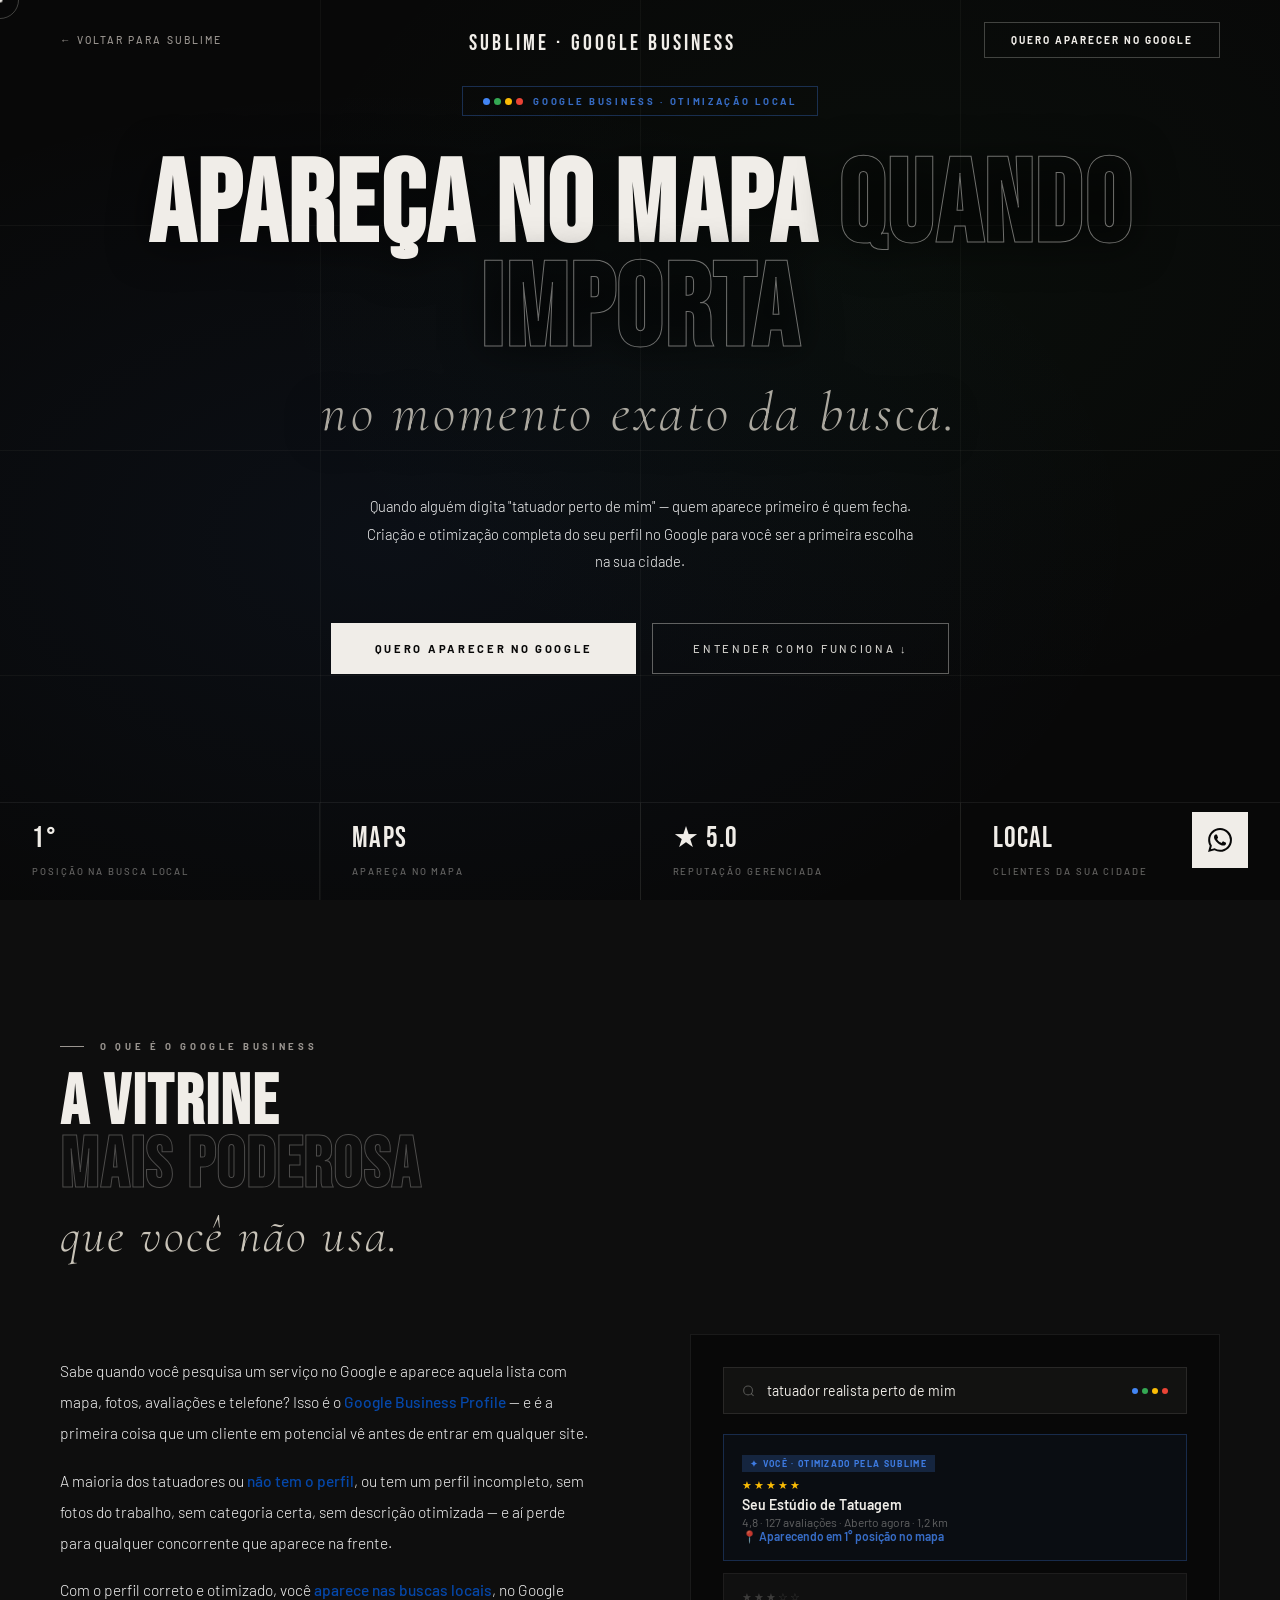
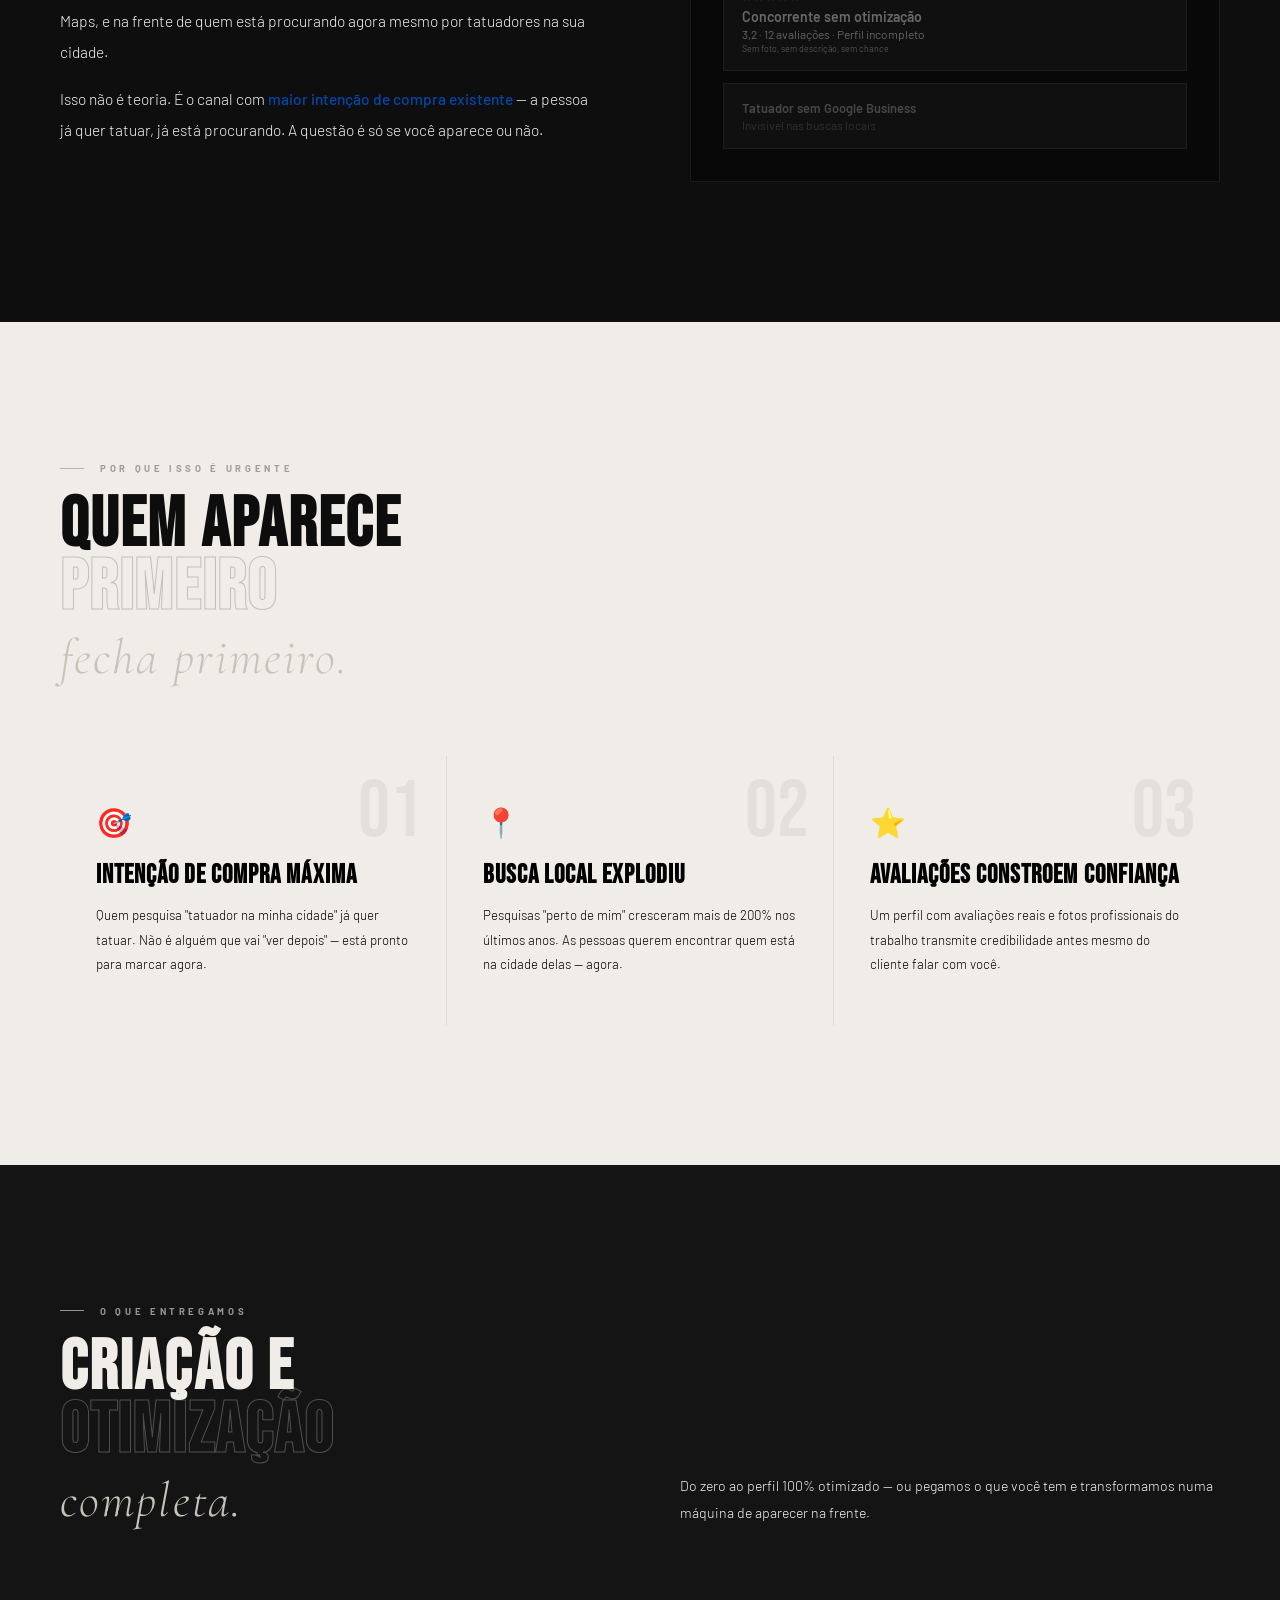
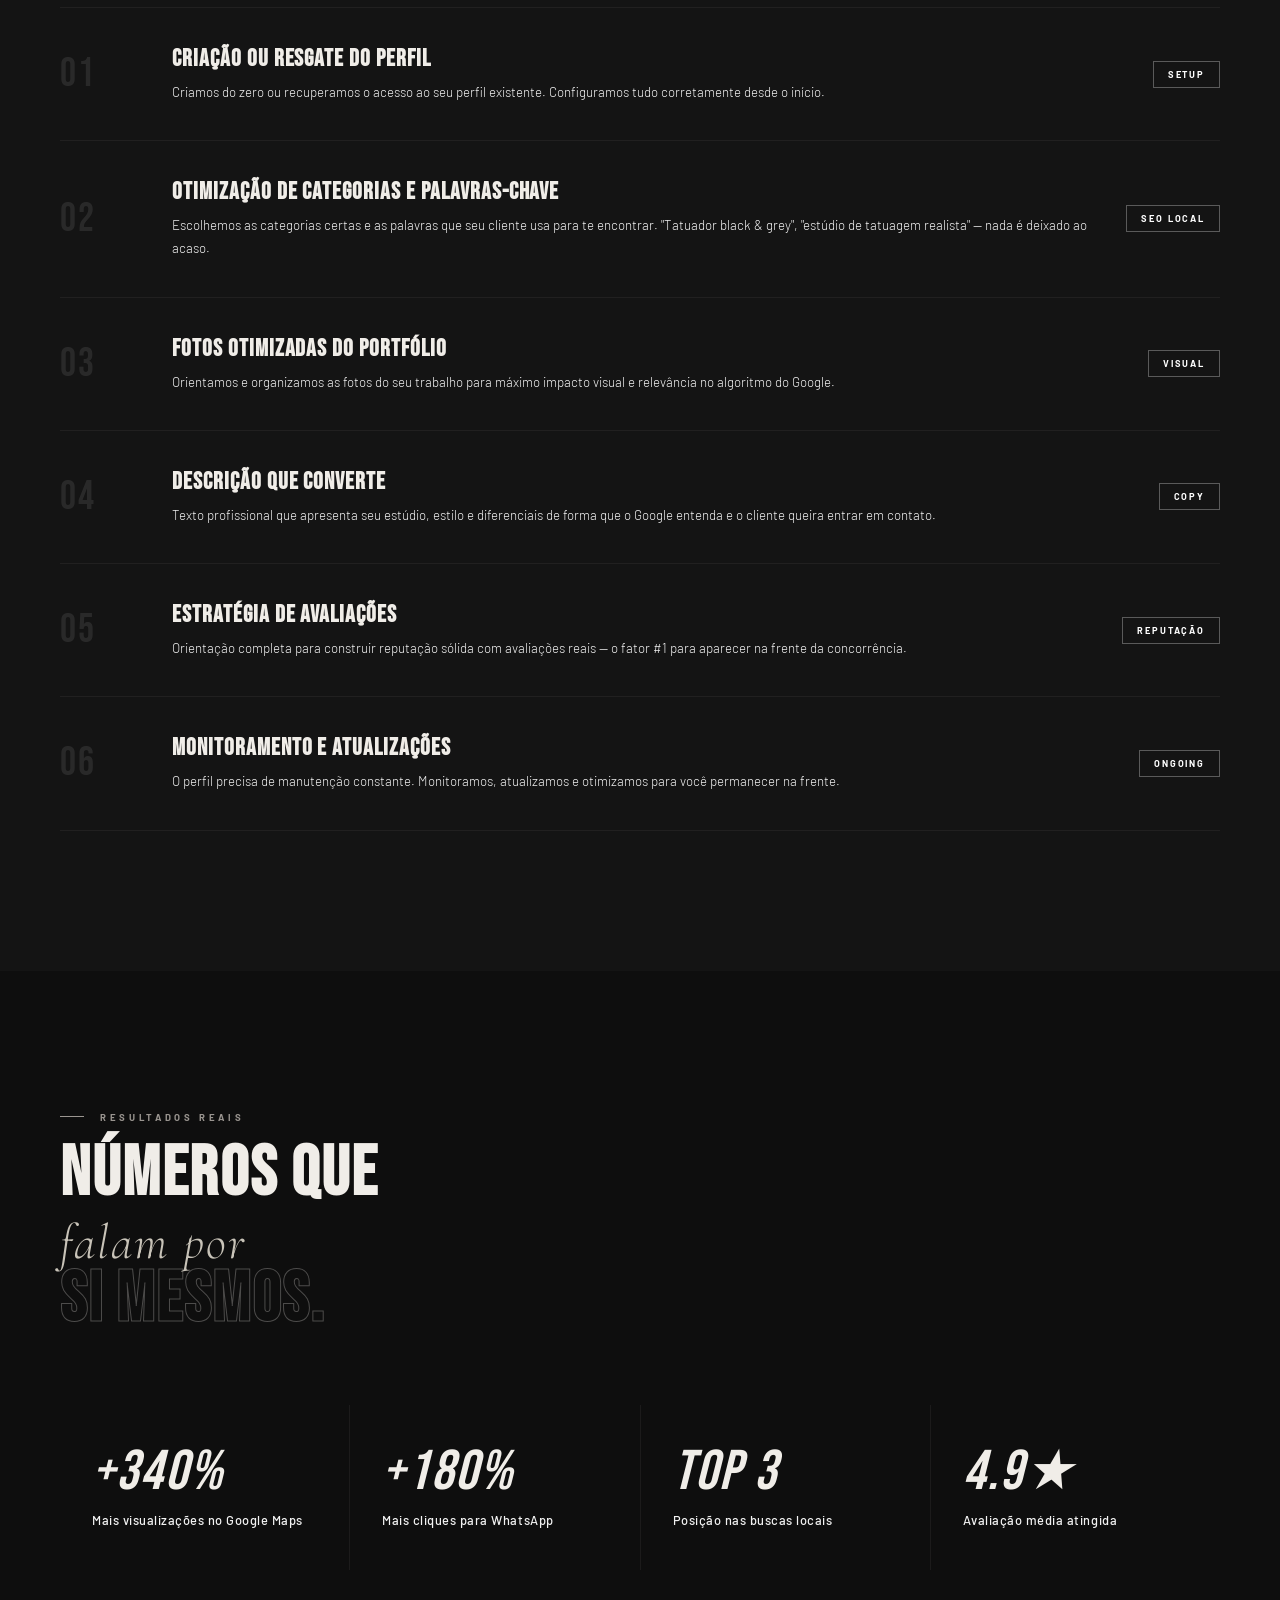
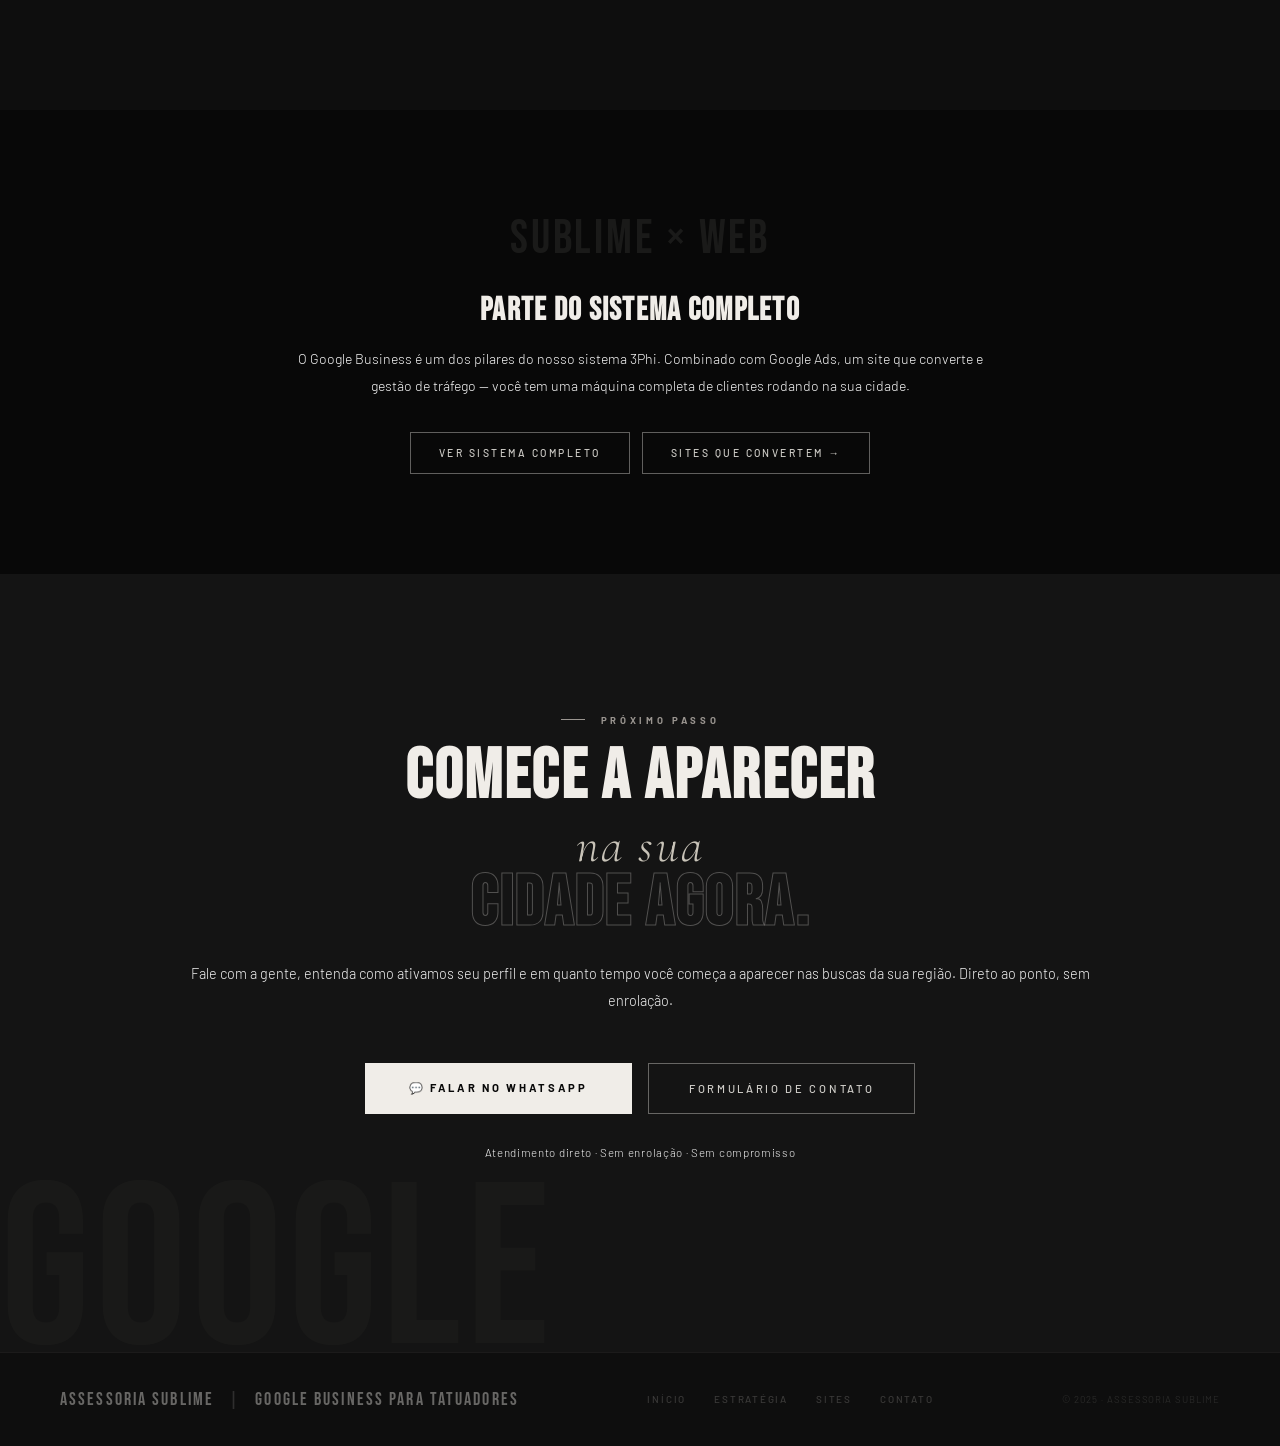
<file: google-business.html>
<!DOCTYPE html>
<html lang="pt-BR">
<head>
  <!-- Google Tag Manager -->
<script>(function(w,d,s,l,i){w[l]=w[l]||[];w[l].push({'gtm.start':
new Date().getTime(),event:'gtm.js'});var f=d.getElementsByTagName(s)[0],
j=d.createElement(s),dl=l!='dataLayer'?'&l='+l:'';j.async=true;j.src=
'https://www.googletagmanager.com/gtm.js?id='+i+dl;f.parentNode.insertBefore(j,f);
})(window,document,'script','dataLayer','GTM-MG3N7WS7');</script>
<!-- End Google Tag Manager -->
<meta charset="UTF-8"/>
<meta name="viewport" content="width=device-width, initial-scale=1.0"/>
<title>Google Business para Tatuadores | Assessoria Sublime</title>
<meta name="description" content="Apareça no mapa quando alguém busca tatuador perto de mim. Criação e otimização completa do Google Business para tatuadores."/>
<link rel="preconnect" href="https://fonts.googleapis.com"/>
<link href="https://fonts.googleapis.com/css2?family=Bebas+Neue&family=Cormorant:ital,wght@0,300;0,400;0,600;1,300;1,400;1,600&family=Barlow:wght@200;300;400;500;700&display=swap" rel="stylesheet"/>
<style>
:root{
  --k:#080808;--k2:#0e0e0e;--k3:#141414;--k4:#1c1c1c;
  --w:#f0ede8;--silver:#9a9590;--bone:#c8c3b8;
  --google:#4285F4;--google2:#34A853;--google3:#FBBC05;--google4:#EA4335;
  --gold:#c9a84c;
}
*{margin:0;padding:0;box-sizing:border-box;}
html{scroll-behavior:smooth;}
body{background:var(--k);color:var(--w);font-family:'Barlow',sans-serif;overflow-x:hidden;cursor:none;}
#dot{width:5px;height:5px;background:var(--w);border-radius:50%;position:fixed;pointer-events:none;z-index:9999;transform:translate(-50%,-50%);mix-blend-mode:difference;}
#ring{width:38px;height:38px;border:1px solid rgba(240,237,232,0.25);border-radius:50%;position:fixed;pointer-events:none;z-index:9998;transform:translate(-50%,-50%);transition:width .35s,height .35s;}
body.on-link #ring{width:60px;height:60px;border-color:rgba(240,237,232,.55);}
body::before{content:'';position:fixed;inset:0;z-index:0;pointer-events:none;background-image:url("data:image/svg+xml,%3Csvg viewBox='0 0 256 256' xmlns='http://www.w3.org/2000/svg'%3E%3Cfilter id='n'%3E%3CfeTurbulence type='fractalNoise' baseFrequency='.9' numOctaves='4' stitchTiles='stitch'/%3E%3C/filter%3E%3Crect width='100%25' height='100%25' filter='url(%23n)'/%3E%3C/svg%3E");opacity:.04;}

/* NAV */
nav{position:fixed;top:0;width:100%;z-index:200;padding:0 60px;height:80px;display:flex;align-items:center;justify-content:space-between;transition:background .5s,border-color .5s;border-bottom:1px solid transparent;}
nav.scrolled{background:rgba(8,8,8,.92);backdrop-filter:blur(20px);border-color:rgba(240,237,232,.06);}
.nav-back{font-size:.65rem;font-weight:500;letter-spacing:.2em;text-transform:uppercase;color:var(--silver);text-decoration:none;display:flex;align-items:center;gap:10px;transition:color .25s;}
.nav-back:hover{color:var(--w);}
.logo-name{font-family:'Bebas Neue',sans-serif;font-size:1.4rem;letter-spacing:.14em;color:var(--w);transform: translateY(4px);}
.nav-cta{display:inline-flex;align-items:center;border:1px solid rgba(240,237,232,.25);color:var(--w);padding:11px 26px;font-size:.63rem;font-weight:700;letter-spacing:.2em;text-transform:uppercase;text-decoration:none;transition:background .3s;}
.nav-cta:hover{background:var(--w);color:var(--k);}

/* HERO */
#inicio{position:relative;min-height:100vh;display:flex;align-items:center;justify-content:center;overflow:hidden;background:var(--k);}
.hero-overlay-gb{position:absolute;inset:0;background:radial-gradient(ellipse at 30% 60%, rgba(66,133,244,.06) 0%,transparent 60%), radial-gradient(ellipse at 70% 30%, rgba(52,168,83,.04) 0%,transparent 50%);}
.hero-grid{position:absolute;inset:0;pointer-events:none;overflow:hidden;}
.hero-grid-h{position:absolute;left:0;right:0;height:1px;background:rgba(240,237,232,.04);}
.hero-grid-v{position:absolute;top:0;bottom:0;width:1px;background:rgba(240,237,232,.04);}
.hero-content{position:relative;z-index:10;text-align:center;padding:0 24px;padding-bottom:140px;opacity:0;animation:heroin 1.4s .2s cubic-bezier(.22,1,.36,1) forwards;}
@keyframes heroin{from{opacity:0;transform:translateY(40px);}to{opacity:1;transform:none;}}
.hero-badge{display:inline-flex;align-items:center;gap:10px;border:1px solid rgba(66,133,244,.3);padding:8px 20px;margin-bottom:40px;font-size:.6rem;font-weight:700;letter-spacing:.28em;text-transform:uppercase;color:rgba(66,133,244,.8);}
.google-dots{display:flex;gap:4px;}
.g-dot{width:7px;height:7px;border-radius:50%;}
h1{font-family:'Bebas Neue',sans-serif;font-size:clamp(3.5rem,9vw,10rem);letter-spacing:.02em;line-height:.9;color:var(--w);text-shadow:0 4px 40px rgba(0,0,0,.7);}
h1 .outline{-webkit-text-stroke:1px rgba(240,237,232,.45);color:transparent;}
h1 em{font-family:'Cormorant',serif;font-style:italic;font-weight:300;font-size:.48em;color:rgba(200,195,184,.85);display:block;letter-spacing:.06em;line-height:1.3;margin-top:14px;}
.hero-sub{font-size:.92rem;font-weight:300;line-height:1.85;color:rgba(240,237,232,.68);max-width:560px;margin:44px auto 48px;}
.btn-main{display:inline-flex;align-items:center;gap:10px;background:var(--w);color:var(--k);padding:18px 44px;font-size:.7rem;font-weight:700;letter-spacing:.24em;text-transform:uppercase;text-decoration:none;transition:background .3s,transform .2s;position:relative;overflow:hidden;}
.btn-main::after{content:'';position:absolute;top:-50%;left:-60%;width:20%;height:200%;background:rgba(0,0,0,.12);transform:rotate(30deg);transition:left .6s cubic-bezier(.19,1,.22,1);}
.btn-main:hover::after{left:120%;}
.btn-main:hover{background:var(--bone);transform:translateY(-2px);}
.btn-ghost{display:inline-flex;align-items:center;gap:10px;border:1px solid rgba(240,237,232,.38);color:rgba(240,237,232,.85);padding:18px 40px;font-size:.7rem;font-weight:500;letter-spacing:.24em;text-transform:uppercase;text-decoration:none;transition:border-color .3s,color .3s;}
.btn-ghost:hover{border-color:rgba(240,237,232,.7);color:var(--w);}
.hero-cta-wrap{display:flex;gap:16px;justify-content:center;flex-wrap:wrap;}
.hero-bar{position:absolute;bottom:0;left:0;right:0;z-index:10;display:flex;border-top:1px solid rgba(240,237,232,.07);opacity:0;animation:heroin 1.2s .9s ease forwards;}
.hero-bar-item{flex:1;padding:22px 32px;border-right:1px solid rgba(240,237,232,.07);transition:background .3s;}
.hero-bar-item:last-child{border-right:none;}
.hero-bar-item:hover{background:rgba(240,237,232,.03);}
.hero-bar-num{font-family:'Bebas Neue',sans-serif;font-size:1.8rem;letter-spacing:.04em;color:var(--w);display:block;line-height:1;margin-bottom:5px;}
.hero-bar-label{font-size:.6rem;font-weight:500;letter-spacing:.2em;text-transform:uppercase;color:rgba(240,237,232,.4);}

/* SECTION BASE */
.section-label{font-size:.6rem;font-weight:700;letter-spacing:.38em;text-transform:uppercase;color:var(--silver);display:flex;align-items:center;gap:16px;margin-bottom:20px;}
.section-label::before{content:'';width:24px;height:1px;background:var(--silver);}
h2{font-family:'Bebas Neue',sans-serif;font-size:clamp(2.8rem,5.5vw,6.5rem);letter-spacing:.03em;line-height:.9;color:var(--w);}
h2 .outline{-webkit-text-stroke:1px rgba(240,237,232,.28);color:transparent;}
h2 em{font-family:'Cormorant',serif;font-style:italic;font-weight:300;font-size:.7em;color:var(--bone);}

/* O QUE É */
#oqueeh{padding:140px 60px;background:var(--k2);}
.oq-inner{max-width:1300px;margin:0 auto;}
.oq-grid{display:grid;grid-template-columns:1fr 1fr;gap:100px;align-items:center;margin-top:72px;}
.oq-p{font-size:.97rem;font-weight:300;line-height:2;color:rgba(240,237,232,.55);margin-bottom:16px;}
.oq-p strong{color:var(--w);font-weight:500;}

/* SIMULADOR DE BUSCA */
.search-mock{background:var(--k);border:1px solid rgba(240,237,232,.08);padding:32px;}
.search-bar{display:flex;align-items:center;gap:12px;background:rgba(240,237,232,.04);border:1px solid rgba(240,237,232,.1);padding:14px 18px;margin-bottom:20px;}
.search-bar input{background:transparent;border:none;outline:none;font-family:'Barlow',sans-serif;font-size:.88rem;color:var(--w);width:100%;}
.search-results{display:flex;flex-direction:column;gap:12px;}
.sr-item{background:rgba(240,237,232,.03);border:1px solid rgba(240,237,232,.06);padding:16px 18px;cursor:default;transition:background .3s;}
.sr-item:hover{background:rgba(240,237,232,.06);}
.sr-item.top{border-color:rgba(66,133,244,.25);background:rgba(66,133,244,.04);}
.sr-stars{font-size:.7rem;color:var(--google3);letter-spacing:2px;margin-bottom:4px;}
.sr-name{font-size:.88rem;font-weight:600;color:var(--w);margin-bottom:2px;}
.sr-info{font-size:.75rem;color:rgba(240,237,232,.38);}
.sr-badge{display:inline-block;font-size:.55rem;font-weight:700;letter-spacing:.15em;text-transform:uppercase;padding:3px 8px;background:rgba(66,133,244,.2);color:rgba(66,133,244,.9);margin-bottom:6px;}
.sr-you{font-size:.75rem;font-weight:600;color:rgba(66,133,244,.8);}
.sr-youbadge{font-size:.55rem;color:rgba(240,237,232,.3);margin-top:2px;}

/* POR QUE */
#porque{padding:140px 60px;background:var(--w);}
#porque .section-label{color:rgba(8,8,8,.35);}
#porque .section-label::before{background:rgba(8,8,8,.25);}
#porque h2{color:#0d0d0d;}
#porque h2 .outline{-webkit-text-stroke:1px rgba(8,8,8,.2);}
.pq-inner{max-width:1300px;margin:0 auto;}
.pq-grid{display:grid;grid-template-columns:repeat(3,1fr);gap:1px;background:rgba(8,8,8,.08);margin-top:72px;}
.pqcard{background:var(--w);padding:48px 36px;position:relative;overflow:hidden;transition:background .4s;}
.pqcard:hover{background:#ede9e3;}
.pqcard-n{font-family:'Bebas Neue',sans-serif;font-size:5rem;color:rgba(8,8,8,.05);position:absolute;top:16px;right:24px;line-height:1;}
.pqcard-icon{font-size:1.8rem;margin-bottom:20px;}
.pqcard h3{font-family:'Bebas Neue',sans-serif;font-size:1.6rem;letter-spacing:.04em;color:#0d0d0d;margin-bottom:12px;}
.pqcard p{font-size:.83rem;font-weight:300;line-height:1.85;color:rgba(8,8,8,.5);}
.pqcard-bar{position:absolute;bottom:0;left:0;width:0;height:2px;background:#0d0d0d;transition:width .5s ease;}
.pqcard:hover .pqcard-bar{width:100%;}

/* O QUE FAZEMOS */
#fazemos{padding:140px 60px;background:var(--k3);}
.faz-inner{max-width:1300px;margin:0 auto;}
.faz-steps{display:flex;flex-direction:column;gap:0;margin-top:72px;}
.fstep{display:grid;grid-template-columns:80px 1fr auto;gap:32px;align-items:center;padding:36px 0;border-bottom:1px solid rgba(240,237,232,.06);position:relative;transition:padding-left .3s;}
.fstep::before{content:'';position:absolute;left:0;top:0;bottom:0;width:0;background:rgba(240,237,232,.03);transition:width .4s ease;}
.fstep:hover::before{width:100%;}
.fstep:first-child{border-top:1px solid rgba(240,237,232,.06);}
.fstep-n{font-family:'Bebas Neue',sans-serif;font-size:2.5rem;letter-spacing:.06em;color:rgba(240,237,232,.1);transition:color .3s;}
.fstep:hover .fstep-n{color:rgba(240,237,232,.28);}
.fstep h3{font-family:'Bebas Neue',sans-serif;font-size:1.5rem;letter-spacing:.04em;color:var(--w);margin-bottom:8px;}
.fstep p{font-size:.83rem;font-weight:300;color:rgba(240,237,232,.5);line-height:1.75;}
.fstep-tag{font-size:.58rem;font-weight:700;letter-spacing:.2em;text-transform:uppercase;border:1px solid rgba(240,237,232,.1);color:rgba(240,237,232,.3);padding:7px 14px;white-space:nowrap;transition:border-color .3s,color .3s;}
.fstep:hover .fstep-tag{border-color:rgba(240,237,232,.3);color:var(--w);}

/* RESULTADOS */
#resultados{padding:140px 60px;background:var(--k2);}
.res-inner{max-width:1300px;margin:0 auto;}
.res-grid{display:grid;grid-template-columns:repeat(4,1fr);gap:1px;background:rgba(240,237,232,.06);margin-top:72px;}
.rcard{background:var(--k2);padding:40px 32px;transition:background .3s;cursor:default;}
.rcard:hover{background:var(--k3);}
.rcard em{font-family:'Bebas Neue',sans-serif;font-size:3.5rem;letter-spacing:.04em;color:var(--w);display:block;line-height:1;margin-bottom:10px;}
.rcard h4{font-size:.8rem;font-weight:500;color:rgba(240,237,232,.5);line-height:1.55;letter-spacing:.04em;}

/* PARCERIA */
#parceria{padding:100px 60px;background:var(--k);text-align:center;}
.par-inner{max-width:700px;margin:0 auto;}
.par-logo{font-family:'Bebas Neue',sans-serif;font-size:3rem;letter-spacing:.06em;color:rgba(240,237,232,.08);margin-bottom:24px;}
.par-inner h3{font-family:'Bebas Neue',sans-serif;font-size:2rem;letter-spacing:.04em;color:var(--w);margin-bottom:16px;}
.par-inner p{font-size:.88rem;font-weight:300;line-height:1.9;color:rgba(240,237,232,.45);margin-bottom:32px;}

/* CTA */
#contato{padding:140px 60px;background:var(--k3);position:relative;overflow:hidden;}
.cta-bg{position:absolute;bottom:-60px;left:0;right:0;font-family:'Bebas Neue',sans-serif;font-size:clamp(8rem,18vw,20rem);letter-spacing:.02em;color:rgba(240,237,232,.025);white-space:nowrap;pointer-events:none;}
.cta-inner{max-width:900px;margin:0 auto;text-align:center;position:relative;z-index:1;}
.cta-inner h2{margin-bottom:24px;}
.cta-inner p{font-size:.9rem;font-weight:300;line-height:1.9;color:rgba(240,237,232,.48);margin-bottom:48px;}
.cta-btns{display:flex;gap:16px;justify-content:center;flex-wrap:wrap;}

/* FOOTER */
footer{background:var(--k2);border-top:1px solid rgba(240,237,232,.06);padding:36px 60px;display:flex;align-items:center;justify-content:space-between;flex-wrap:wrap;gap:16px;}
.fl{font-family:'Bebas Neue',sans-serif;font-size:1.1rem;letter-spacing:.12em;color:rgba(240,237,232,.4);}
.flinks{display:flex;gap:28px;flex-wrap:wrap;}
.flinks a{font-size:.62rem;font-weight:500;letter-spacing:.18em;text-transform:uppercase;color:rgba(240,237,232,.2);text-decoration:none;transition:color .2s;}
.flinks a:hover{color:rgba(240,237,232,.6);}
.fright{font-size:.6rem;color:rgba(240,237,232,.12);letter-spacing:.1em;text-transform:uppercase;}

/* WA */
.wa-float{position:fixed;bottom:32px;right:32px;z-index:300;display:flex;align-items:center;gap:0;}
.wa-label{background:var(--k2);border:1px solid rgba(240,237,232,.1);padding:11px 18px;font-size:.62rem;font-weight:700;letter-spacing:.18em;text-transform:uppercase;color:rgba(240,237,232,.5);white-space:nowrap;opacity:0;transform:translateX(8px);transition:opacity .3s,transform .3s;pointer-events:none;}
.wa-float:hover .wa-label{opacity:1;transform:translateX(0);}
.wa-btn{width:56px;height:56px;background:var(--w);display:flex;align-items:center;justify-content:center;text-decoration:none;transition:background .3s,transform .2s;flex-shrink:0;}
.wa-btn:hover{background:var(--bone);transform:scale(1.05);}
.wa-btn svg{width:24px;height:24px;fill:var(--k);}

/* REVEAL */
.rev{opacity:0;transform:translateY(22px);transition:opacity .8s ease,transform .8s ease;}
.rev.vis{opacity:1;transform:none;}
.rev-l{opacity:0;transform:translateX(-22px);transition:opacity .8s ease,transform .8s ease;}
.rev-l.vis{opacity:1;transform:none;}
.rev-r{opacity:0;transform:translateX(22px);transition:opacity .8s ease,transform .8s ease;}
.rev-r.vis{opacity:1;transform:none;}
.d1{transition-delay:.07s!important;}
.d2{transition-delay:.14s!important;}
.d3{transition-delay:.21s!important;}
.d4{transition-delay:.28s!important;}

@media(max-width:1000px){
  .oq-grid{grid-template-columns:1fr;gap:48px;}
  .pq-grid{grid-template-columns:1fr;}
  .res-grid{grid-template-columns:1fr 1fr;}
  .fstep{grid-template-columns:60px 1fr;gap:20px;}
  .fstep-tag{display:none;}
  nav{padding:0 24px;}
  #oqueeh,#porque,#fazemos,#resultados,#parceria,#contato{padding:80px 24px;}
  footer{padding:28px 24px;flex-direction:column;text-align:center;}
  .flinks{justify-content:center;}
  h2{font-size:clamp(2.5rem,8vw,5rem);}
}
@media(max-width:600px){.hero-bar{display:none;}.res-grid{grid-template-columns:1fr;}}
/* --- MELHORIAS DE LEGIBILIDADE SUBLIME --- */

/* 1. Negritos em Azul */
strong { color: #0547A9 !important; }

/* 2. Textos em seções pretas (Branco nítido) */
#inicio .hero-sub, 
#oqueeh .oq-p, 
#fazemos p, 
#resultados h4, 
#parceria p, 
#contato p {
    color: rgba(255, 255, 255, 0.95) !important;
}

/* 3. Textos em seções brancas (Preto total) */
#porque p, #porque h3 {
    color: #000000 !important;
}

/* 4. Destaque para as tags de etapas */
.fstep-tag {
    color: #ffffff !important;
    border-color: rgba(255, 255, 255, 0.3) !important;
}
/* ----------------------------------------- */
</style>
</head>
<body>
<!-- Google Tag Manager (noscript) -->
<noscript><iframe src="https://www.googletagmanager.com/ns.html?id=GTM-MG3N7WS7"
height="0" width="0" style="display:none;visibility:hidden"></iframe></noscript>
<!-- End Google Tag Manager (noscript) -->
<div id="dot"></div>
<div id="ring"></div>

<nav id="nav">
  <a href="index.html" class="nav-back">← Voltar para Sublime</a>
  <div class="logo-name">Sublime · Google Business</div>
  <a href="#contato" class="nav-cta">Quero Aparecer no Google</a>
</nav>

<!-- HERO -->
<section id="inicio">
  <div class="hero-overlay-gb"></div>
  <div class="hero-grid">
    <div class="hero-grid-h" style="top:25%"></div>
    <div class="hero-grid-h" style="top:50%"></div>
    <div class="hero-grid-h" style="top:75%"></div>
    <div class="hero-grid-v" style="left:25%"></div>
    <div class="hero-grid-v" style="left:50%"></div>
    <div class="hero-grid-v" style="left:75%"></div>
  </div>
  <div class="hero-content">
    <div class="hero-badge">
      <div class="google-dots">
        <div class="g-dot" style="background:#4285F4"></div>
        <div class="g-dot" style="background:#34A853"></div>
        <div class="g-dot" style="background:#FBBC05"></div>
        <div class="g-dot" style="background:#EA4335"></div>
      </div>
      Google Business · Otimização Local
    </div>
    <h1>
      APAREÇA NO MAPA
      <span class="outline">QUANDO IMPORTA</span>
      <em>no momento exato da busca.</em>
    </h1>
    <p class="hero-sub">
      Quando alguém digita "tatuador perto de mim" — quem aparece primeiro é quem fecha. Criação e otimização completa do seu perfil no Google para você ser a primeira escolha na sua cidade.
    </p>
    <div class="hero-cta-wrap">
      <a href="#contato" class="btn-main">Quero Aparecer no Google</a>
      <a href="#oqueeh" class="btn-ghost">Entender como funciona ↓</a>
    </div>
  </div>
  <div class="hero-bar">
    <div class="hero-bar-item">
      <span class="hero-bar-num">1°</span>
      <span class="hero-bar-label">Posição na busca local</span>
    </div>
    <div class="hero-bar-item">
      <span class="hero-bar-num">Maps</span>
      <span class="hero-bar-label">Apareça no mapa</span>
    </div>
    <div class="hero-bar-item">
      <span class="hero-bar-num">★ 5.0</span>
      <span class="hero-bar-label">Reputação gerenciada</span>
    </div>
    <div class="hero-bar-item">
      <span class="hero-bar-num">Local</span>
      <span class="hero-bar-label">Clientes da sua cidade</span>
    </div>
  </div>
</section>

<!-- O QUE É -->
<section id="oqueeh">
  <div class="oq-inner">
    <div class="rev">
      <div class="section-label">O que é o Google Business</div>
      <h2>A VITRINE<br><span class="outline">MAIS PODEROSA</span><br><em>que você não usa.</em></h2>
    </div>
    <div class="oq-grid">
      <div class="oq-left">
        <p class="oq-p rev d1">Sabe quando você pesquisa um serviço no Google e aparece aquela lista com mapa, fotos, avaliações e telefone? Isso é o <strong>Google Business Profile</strong> — e é a primeira coisa que um cliente em potencial vê antes de entrar em qualquer site.</p>
        <p class="oq-p rev d2">A maioria dos tatuadores ou <strong>não tem o perfil</strong>, ou tem um perfil incompleto, sem fotos do trabalho, sem categoria certa, sem descrição otimizada — e aí perde para qualquer concorrente que aparece na frente.</p>
        <p class="oq-p rev d3">Com o perfil correto e otimizado, você <strong>aparece nas buscas locais</strong>, no Google Maps, e na frente de quem está procurando agora mesmo por tatuadores na sua cidade.</p>
        <p class="oq-p rev d4">Isso não é teoria. É o canal com <strong>maior intenção de compra existente</strong> — a pessoa já quer tatuar, já está procurando. A questão é só se você aparece ou não.</p>
      </div>
      <div class="rev-r">
        <div class="search-mock">
          <div class="search-bar">
            <svg width="16" height="16" viewBox="0 0 24 24" fill="none" stroke="rgba(240,237,232,.3)" stroke-width="2"><circle cx="11" cy="11" r="8"/><path d="m21 21-4.35-4.35"/></svg>
            <input value="tatuador realista perto de mim" readonly/>
            <div class="google-dots"><div class="g-dot" style="background:#4285F4;width:6px;height:6px;"></div><div class="g-dot" style="background:#34A853;width:6px;height:6px;"></div><div class="g-dot" style="background:#FBBC05;width:6px;height:6px;"></div><div class="g-dot" style="background:#EA4335;width:6px;height:6px;"></div></div>
          </div>
          <div class="search-results">
            <div class="sr-item top">
              <div class="sr-badge">✦ Você · Otimizado pela Sublime</div>
              <div class="sr-stars">★★★★★</div>
              <div class="sr-name">Seu Estúdio de Tatuagem</div>
              <div class="sr-info">4,8 · 127 avaliações · Aberto agora · 1,2 km</div>
              <div class="sr-you">📍 Aparecendo em 1° posição no mapa</div>
            </div>
            <div class="sr-item">
              <div class="sr-stars" style="color:rgba(240,237,232,.2)">★★★☆☆</div>
              <div class="sr-name" style="color:rgba(240,237,232,.4)">Concorrente sem otimização</div>
              <div class="sr-info">3,2 · 12 avaliações · Perfil incompleto</div>
              <div class="sr-youbadge">Sem foto, sem descrição, sem chance</div>
            </div>
            <div class="sr-item">
              <div class="sr-name" style="color:rgba(240,237,232,.25);font-size:.8rem;">Tatuador sem Google Business</div>
              <div class="sr-info" style="color:rgba(240,237,232,.15);">Invisível nas buscas locais</div>
            </div>
          </div>
        </div>
      </div>
    </div>
  </div>
</section>

<!-- POR QUE -->
<section id="porque">
  <div class="pq-inner">
    <div class="rev">
      <div class="section-label">Por que isso é urgente</div>
      <h2>QUEM APARECE<br><span class="outline">PRIMEIRO</span><br><em>fecha primeiro.</em></h2>
    </div>
    <div class="pq-grid">
      <div class="pqcard rev d1">
        <span class="pqcard-n">01</span>
        <div class="pqcard-icon">🎯</div>
        <h3>Intenção de compra máxima</h3>
        <p>Quem pesquisa "tatuador na minha cidade" já quer tatuar. Não é alguém que vai "ver depois" — está pronto para marcar agora.</p>
        <div class="pqcard-bar"></div>
      </div>
      <div class="pqcard rev d2">
        <span class="pqcard-n">02</span>
        <div class="pqcard-icon">📍</div>
        <h3>Busca local explodiu</h3>
        <p>Pesquisas "perto de mim" cresceram mais de 200% nos últimos anos. As pessoas querem encontrar quem está na cidade delas — agora.</p>
        <div class="pqcard-bar"></div>
      </div>
      <div class="pqcard rev d3">
        <span class="pqcard-n">03</span>
        <div class="pqcard-icon">⭐</div>
        <h3>Avaliações constroem confiança</h3>
        <p>Um perfil com avaliações reais e fotos profissionais do trabalho transmite credibilidade antes mesmo do cliente falar com você.</p>
        <div class="pqcard-bar"></div>
      </div>
    </div>
  </div>
</section>

<!-- O QUE FAZEMOS -->
<section id="fazemos">
  <div class="faz-inner">
    <div class="met-header rev" style="display:grid;grid-template-columns:1fr 1fr;gap:80px;margin-bottom:80px;">
      <div>
        <div class="section-label">O que entregamos</div>
        <h2>CRIAÇÃO E<br><span class="outline">OTIMIZAÇÃO</span><br><em>completa.</em></h2>
      </div>
      <p style="font-size:.88rem;font-weight:300;line-height:1.9;color:rgba(240,237,232,.5);align-self:end;">Do zero ao perfil 100% otimizado — ou pegamos o que você tem e transformamos numa máquina de aparecer na frente.</p>
    </div>
    <div class="faz-steps">
      <div class="fstep rev d1">
        <span class="fstep-n">01</span>
        <div><h3>Criação ou Resgate do Perfil</h3><p>Criamos do zero ou recuperamos o acesso ao seu perfil existente. Configuramos tudo corretamente desde o início.</p></div>
        <span class="fstep-tag">Setup</span>
      </div>
      <div class="fstep rev d2">
        <span class="fstep-n">02</span>
        <div><h3>Otimização de Categorias e Palavras-chave</h3><p>Escolhemos as categorias certas e as palavras que seu cliente usa para te encontrar. "Tatuador black & grey", "estúdio de tatuagem realista" — nada é deixado ao acaso.</p></div>
        <span class="fstep-tag">SEO Local</span>
      </div>
      <div class="fstep rev d3">
        <span class="fstep-n">03</span>
        <div><h3>Fotos Otimizadas do Portfólio</h3><p>Orientamos e organizamos as fotos do seu trabalho para máximo impacto visual e relevância no algoritmo do Google.</p></div>
        <span class="fstep-tag">Visual</span>
      </div>
      <div class="fstep rev d4">
        <span class="fstep-n">04</span>
        <div><h3>Descrição que Converte</h3><p>Texto profissional que apresenta seu estúdio, estilo e diferenciais de forma que o Google entenda e o cliente queira entrar em contato.</p></div>
        <span class="fstep-tag">Copy</span>
      </div>
      <div class="fstep rev">
        <span class="fstep-n">05</span>
        <div><h3>Estratégia de Avaliações</h3><p>Orientação completa para construir reputação sólida com avaliações reais — o fator #1 para aparecer na frente da concorrência.</p></div>
        <span class="fstep-tag">Reputação</span>
      </div>
      <div class="fstep rev">
        <span class="fstep-n">06</span>
        <div><h3>Monitoramento e Atualizações</h3><p>O perfil precisa de manutenção constante. Monitoramos, atualizamos e otimizamos para você permanecer na frente.</p></div>
        <span class="fstep-tag">Ongoing</span>
      </div>
    </div>
  </div>
</section>

<!-- RESULTADOS -->
<section id="resultados">
  <div class="res-inner">
    <div class="rev">
      <div class="section-label">Resultados reais</div>
      <h2>NÚMEROS QUE<br><em>falam por</em><br><span class="outline">si mesmos.</span></h2>
    </div>
    <div class="res-grid">
      <div class="rcard rev d1"><em>+340%</em><h4>Mais visualizações no Google Maps</h4></div>
      <div class="rcard rev d2"><em>+180%</em><h4>Mais cliques para WhatsApp</h4></div>
      <div class="rcard rev d3"><em>Top 3</em><h4>Posição nas buscas locais</h4></div>
      <div class="rcard rev d4"><em>4.9★</em><h4>Avaliação média atingida</h4></div>
    </div>
  </div>
</section>

<!-- PARCERIA -->
<section id="parceria">
  <div class="par-inner rev">
    <div class="par-logo">SUBLIME × WEB</div>
    <h3>Parte do Sistema Completo</h3>
    <p>O Google Business é um dos pilares do nosso sistema 3Phi. Combinado com Google Ads, um site que converte e gestão de tráfego — você tem uma máquina completa de clientes rodando na sua cidade.</p>
    <div style="display:flex;gap:12px;justify-content:center;flex-wrap:wrap;">
      <a href="index.html#metodo" class="btn-ghost" style="font-size:.65rem;padding:14px 28px;">Ver Sistema Completo</a>
      <a href="sites.html" class="btn-ghost" style="font-size:.65rem;padding:14px 28px;">Sites que Convertem →</a>
    </div>
  </div>
</section>

<!-- CTA -->
<section id="contato">
  <div class="cta-bg">GOOGLE</div>
  <div class="cta-inner">
    <div class="rev">
      <div class="section-label" style="justify-content:center;">Próximo passo</div>
      <h2>COMECE A APARECER<br><em>na sua</em><br><span class="outline">CIDADE AGORA.</span></h2>
    </div>
    <p class="rev d1">Fale com a gente, entenda como ativamos seu perfil e em quanto tempo você começa a aparecer nas buscas da sua região. Direto ao ponto, sem enrolação.</p>
    <div class="cta-btns">
      <a href="https://wa.me/55SEUNUMERO?text=Olá,%20quero%20saber%20mais%20sobre%20Google%20Business%20para%20tatuadores." target="_blank" class="btn-main rev d2">💬 Falar no WhatsApp</a>
      <a href="index.html#contato" class="btn-ghost rev d3">Formulário de Contato</a>
    </div>
    <p class="rev d4" style="margin-top:28px;font-size:.72rem;color:rgba(240,237,232,.25);letter-spacing:.06em;">Atendimento direto · Sem enrolação · Sem compromisso</p>
  </div>
</section>

<footer>
  <div class="fl">ASSESSORIA SUBLIME <span style="color:rgba(240,237,232,.15);margin:0 10px;">|</span> Google Business para Tatuadores</div>
  <div class="flinks">
    <a href="index.html">Início</a>
    <a href="index.html#metodo">Estratégia</a>
    <a href="sites.html">Sites</a>
    <a href="index.html#contato">Contato</a>
  </div>
  <div class="fright">© 2025 · Assessoria Sublime</div>
</footer>

<div class="wa-float">
  <div class="wa-label">Aparecer no Google</div>
  <a href="https://wa.me/55SEUNUMERO?text=Olá,%20quero%20saber%20mais%20sobre%20Google%20Business." target="_blank" class="wa-btn">
    <svg viewBox="0 0 24 24"><path d="M17.472 14.382c-.297-.149-1.758-.867-2.03-.967-.273-.099-.471-.148-.67.15-.197.297-.767.966-.94 1.164-.173.199-.347.223-.644.075-.297-.15-1.255-.463-2.39-1.475-.883-.788-1.48-1.761-1.653-2.059-.173-.297-.018-.458.13-.606.134-.133.298-.347.446-.52.149-.174.198-.298.298-.497.099-.198.05-.371-.025-.52-.075-.149-.669-1.612-.916-2.207-.242-.579-.487-.5-.669-.51-.173-.008-.371-.01-.57-.01-.198 0-.52.074-.792.372-.272.297-1.04 1.016-1.04 2.479 0 1.462 1.065 2.875 1.213 3.074.149.198 2.096 3.2 5.077 4.487.709.306 1.262.489 1.694.625.712.227 1.36.195 1.871.118.571-.085 1.758-.719 2.006-1.413.248-.694.248-1.289.173-1.413-.074-.124-.272-.198-.57-.347m-5.421 7.403h-.004a9.87 9.87 0 01-5.031-1.378l-.361-.214-3.741.982.998-3.648-.235-.374a9.86 9.86 0 01-1.51-5.26c.001-5.45 4.436-9.884 9.888-9.884 2.64 0 5.122 1.03 6.988 2.898a9.825 9.825 0 012.893 6.994c-.003 5.45-4.437 9.884-9.885 9.884m8.413-18.297A11.815 11.815 0 0012.05 0C5.495 0 .16 5.335.157 11.892c0 2.096.547 4.142 1.588 5.945L.057 24l6.305-1.654a11.882 11.882 0 005.683 1.448h.005c6.554 0 11.89-5.335 11.893-11.893a11.821 11.821 0 00-3.48-8.413z"/></svg>
  </a>
</div>

<script>
const dot=document.getElementById('dot'),ring=document.getElementById('ring');
let mx=0,my=0,rx=0,ry=0;
document.addEventListener('mousemove',e=>{mx=e.clientX;my=e.clientY;dot.style.left=mx+'px';dot.style.top=my+'px';});
(function loop(){rx+=(mx-rx)*.1;ry+=(my-ry)*.1;ring.style.left=rx+'px';ring.style.top=ry+'px';requestAnimationFrame(loop);})();
document.querySelectorAll('a,button,.pqcard,.fstep,.rcard,.sr-item').forEach(el=>{
  el.addEventListener('mouseenter',()=>document.body.classList.add('on-link'));
  el.addEventListener('mouseleave',()=>document.body.classList.remove('on-link'));
});
const nav=document.getElementById('nav');
window.addEventListener('scroll',()=>nav.classList.toggle('scrolled',scrollY>50));
const obs=new IntersectionObserver(entries=>{
  entries.forEach((e,i)=>{if(e.isIntersecting){setTimeout(()=>e.target.classList.add('vis'),i*55);obs.unobserve(e.target);}});
},{threshold:.08});
document.querySelectorAll('.rev,.rev-l,.rev-r').forEach(el=>obs.observe(el));
</script>
</body>
</html>
</file>
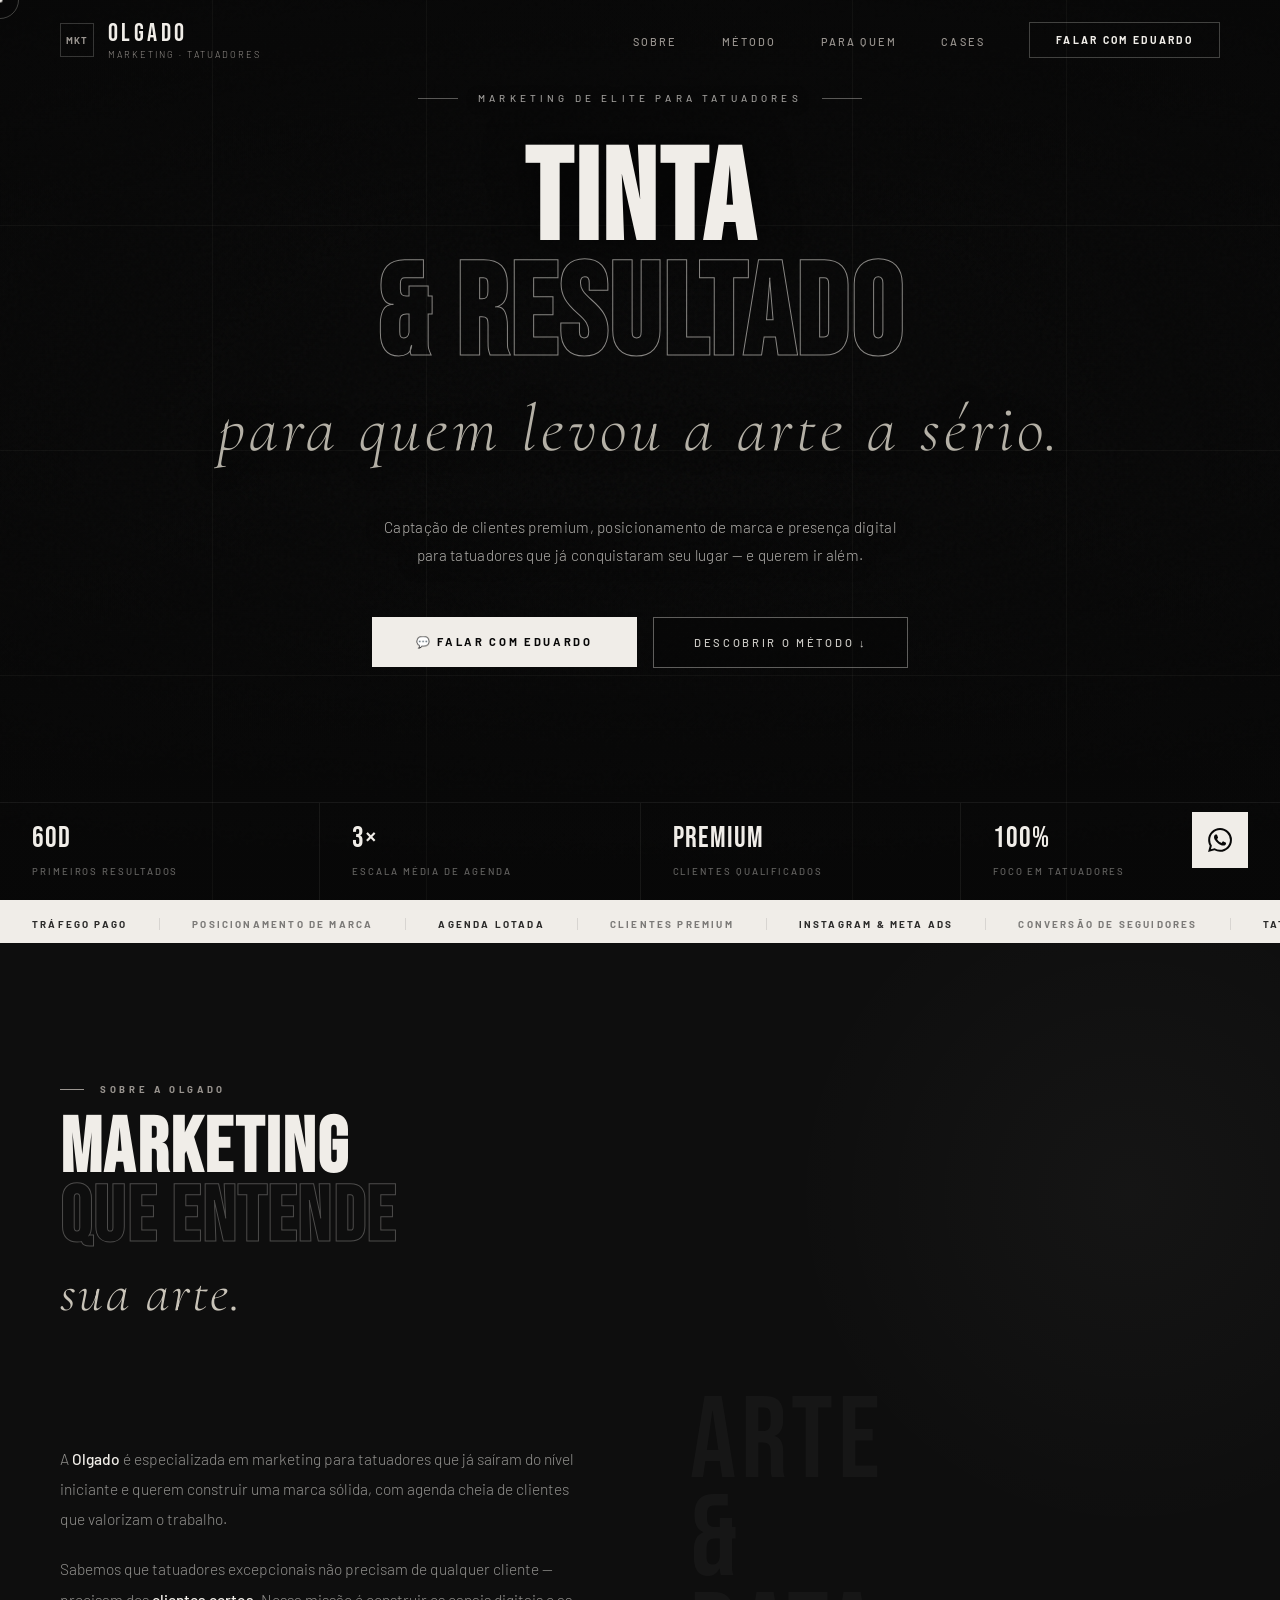
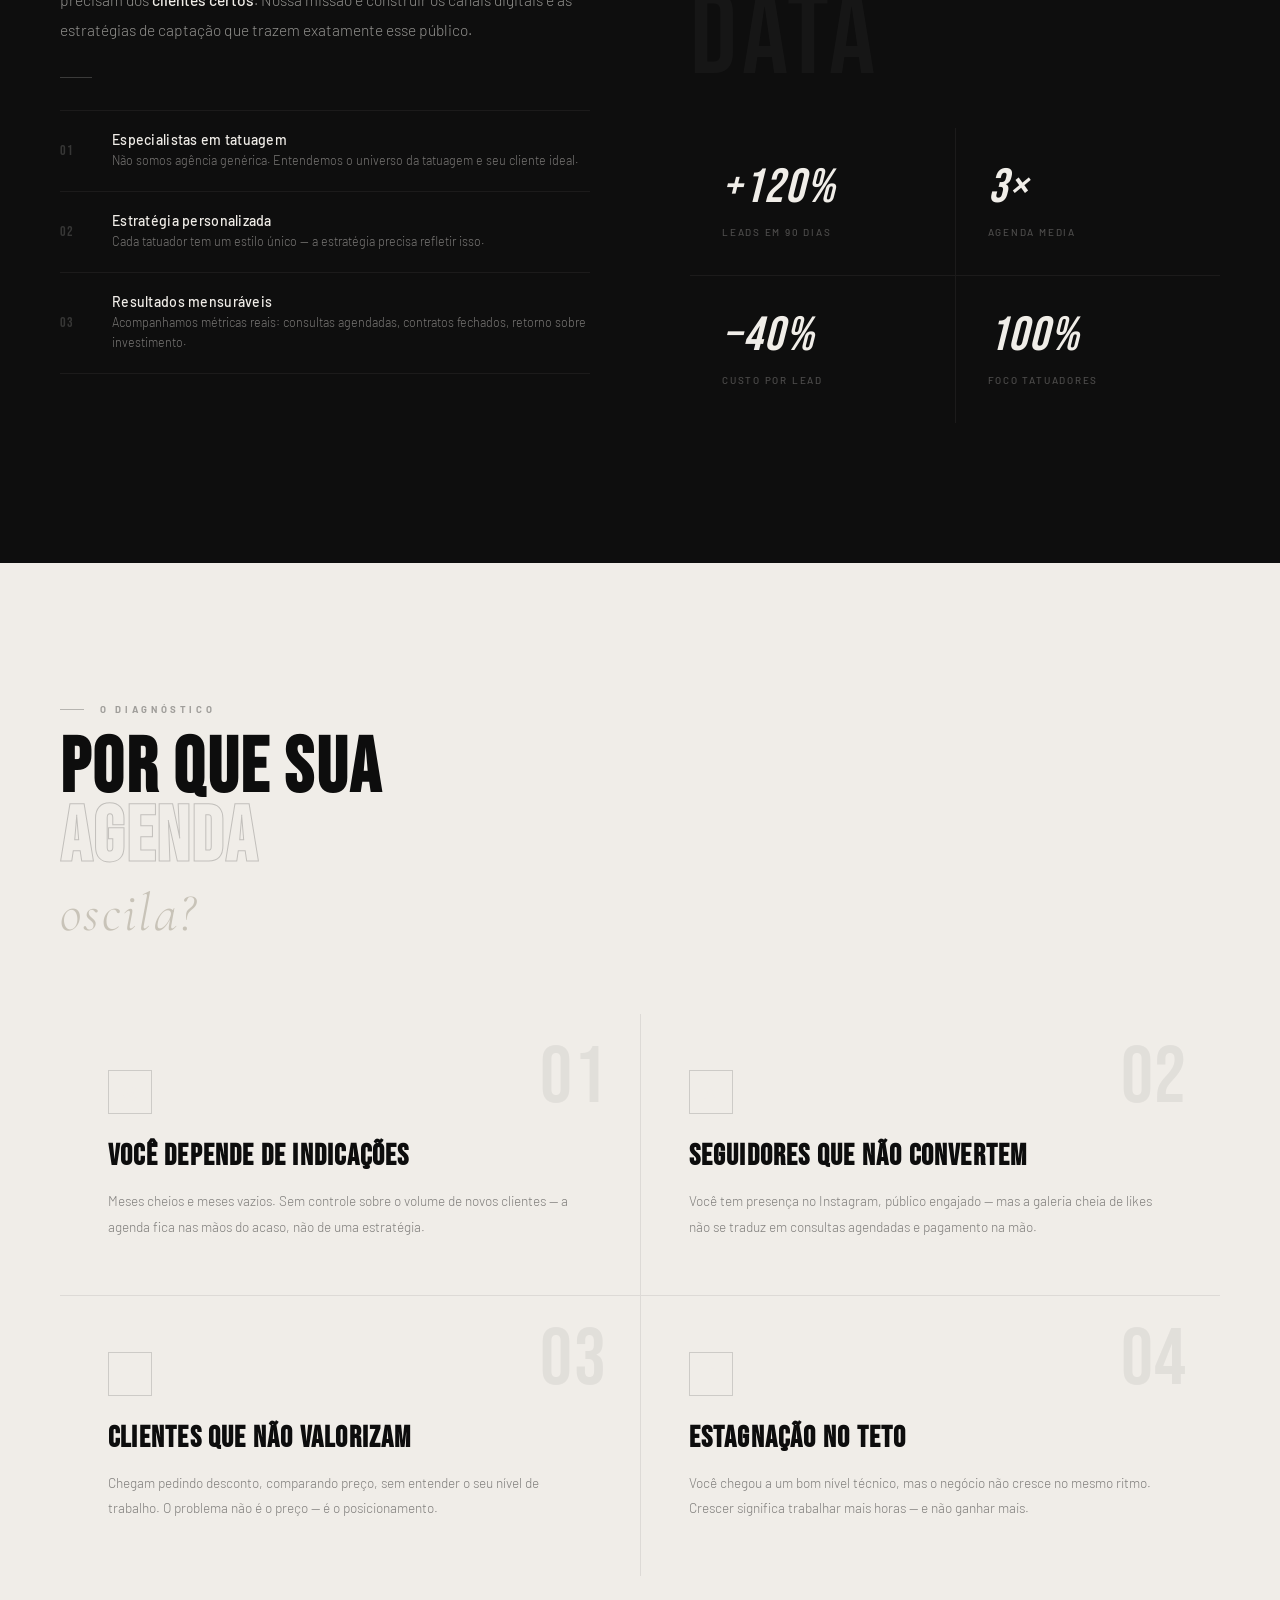
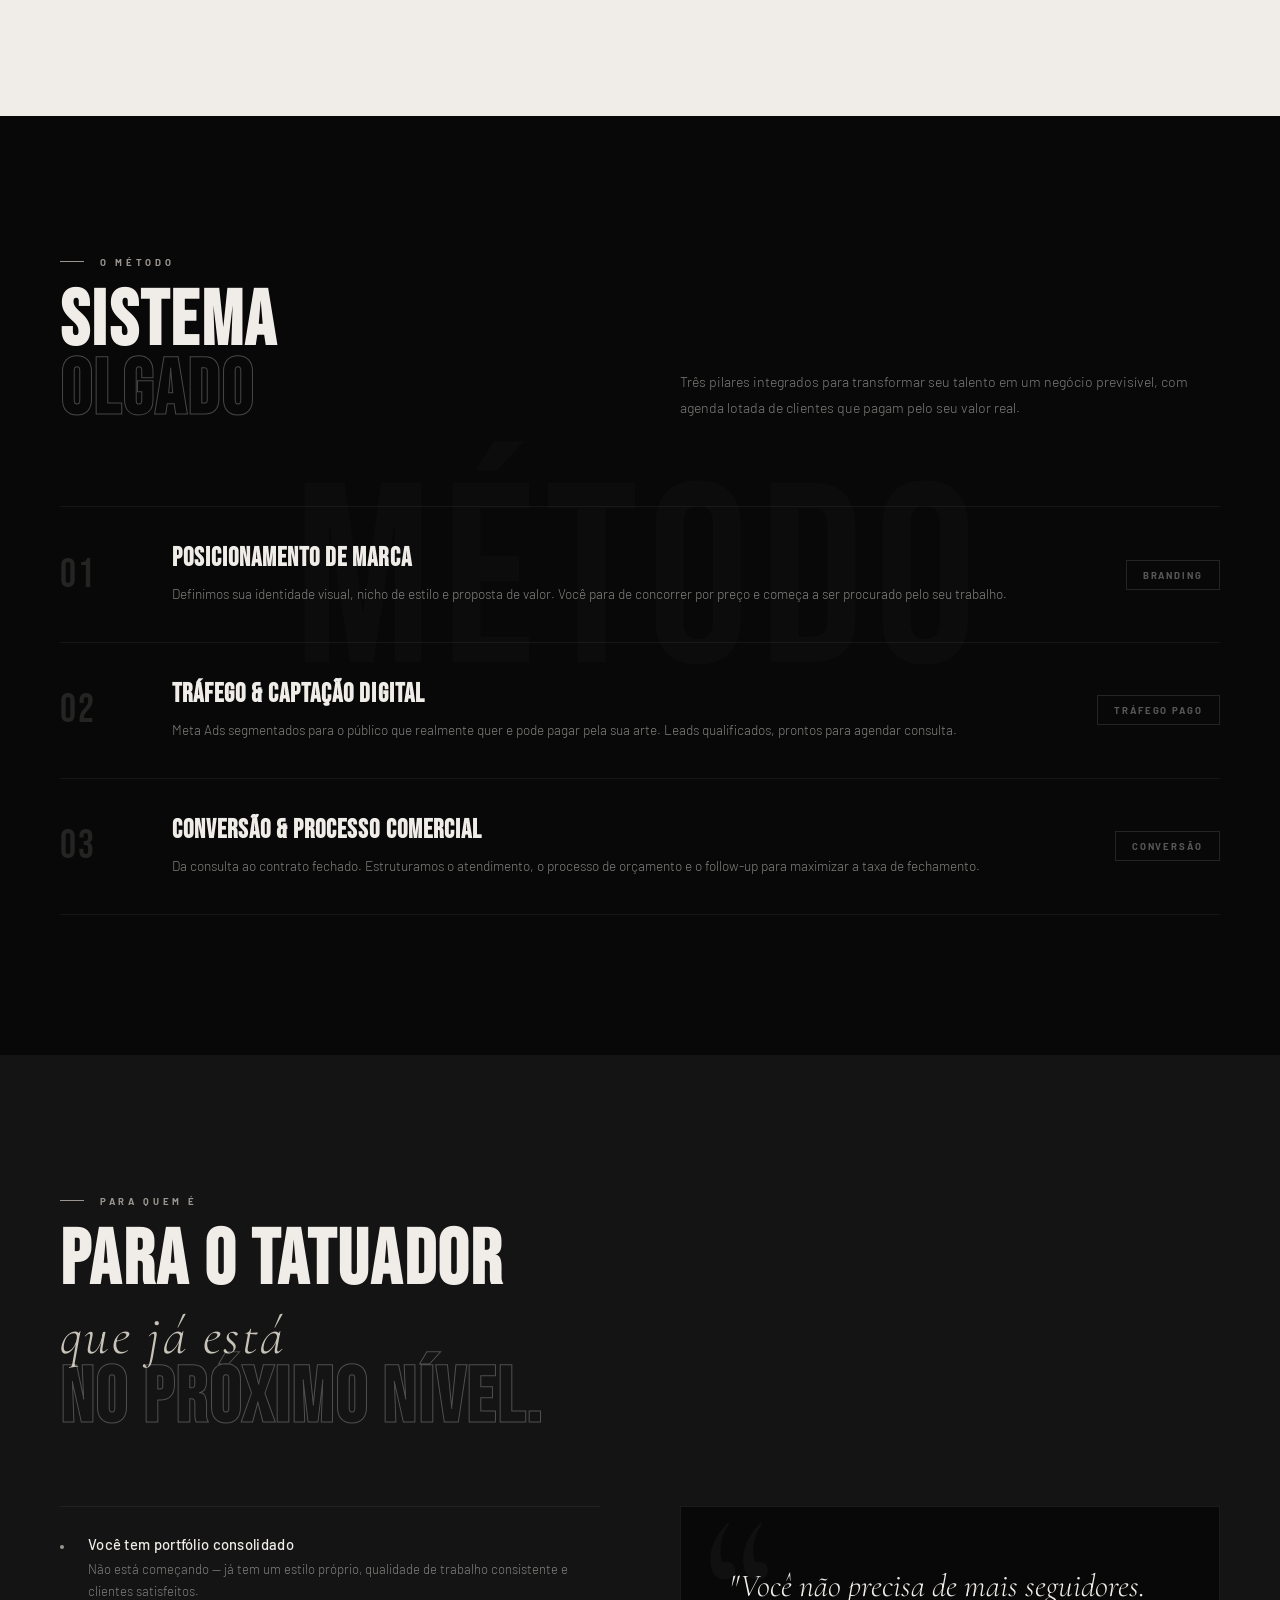
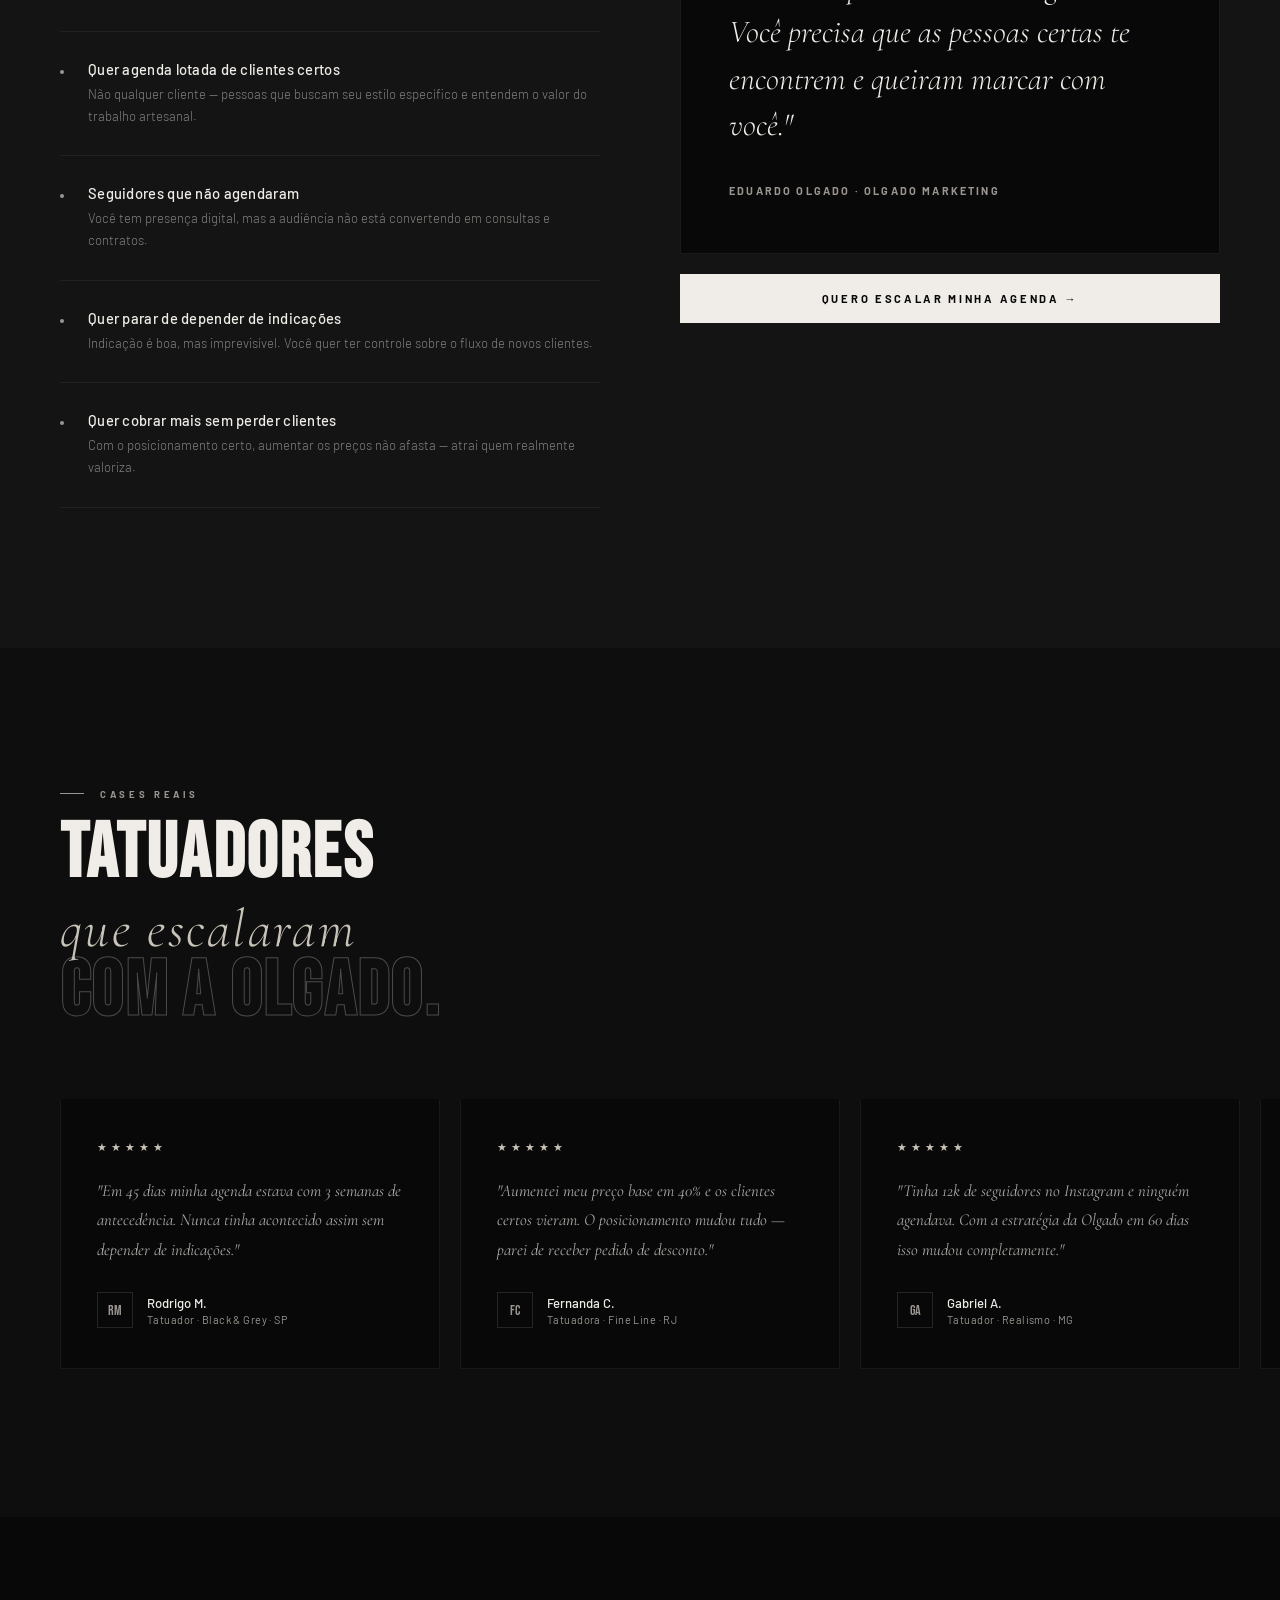
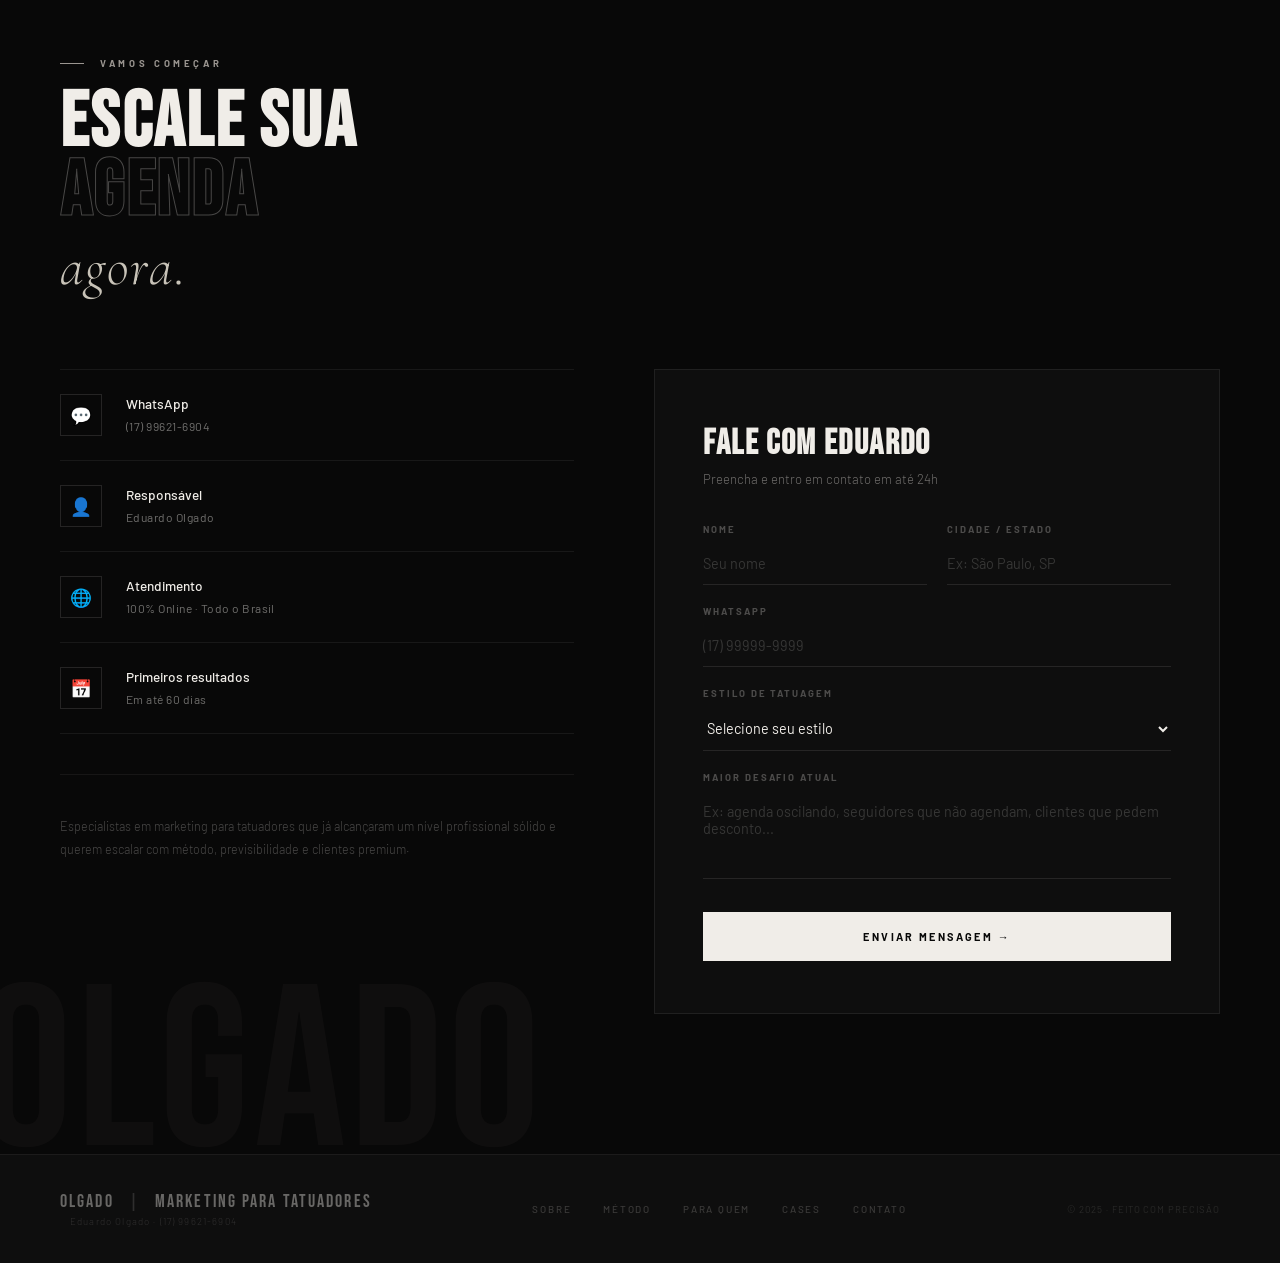
<file: index-bkp-10abril.html>
<!DOCTYPE html>
<html lang="pt-BR">
<head>
<meta charset="UTF-8"/>
<meta name="viewport" content="width=device-width, initial-scale=1.0"/>
<title>Olgado | Marketing para Tatuadores</title>
<meta name="description" content="Marketing de elite para tatuadores que já estão em outro nível. Eduardo Olgado — (17) 99621-6904."/>
<link rel="preconnect" href="https://fonts.googleapis.com"/>
<link href="https://fonts.googleapis.com/css2?family=Bebas+Neue&family=Cormorant:ital,wght@0,300;0,400;0,600;1,300;1,400;1,600&family=Barlow:wght@200;300;400;500;700&display=swap" rel="stylesheet"/>
<style>
:root {
  --k:     #080808;
  --k2:    #0e0e0e;
  --k3:    #141414;
  --k4:    #1c1c1c;
  --w:     #f0ede8;
  --wdim:  rgba(240,237,232,0.38);
  --wfaint:rgba(240,237,232,0.06);
  --ink:   #d4cfc6;
  --silver:#9a9590;
  --bone:  #c8c3b8;
}

*{margin:0;padding:0;box-sizing:border-box;}
html{scroll-behavior:smooth;}

body{
  background:var(--k);
  color:var(--w);
  font-family:'Barlow',sans-serif;
  overflow-x:hidden;
  cursor:none;
}

/* ─── CUSTOM CURSOR ─── */
#dot{
  width:5px;height:5px;
  background:var(--w);
  border-radius:50%;
  position:fixed;pointer-events:none;z-index:9999;
  transform:translate(-50%,-50%);
  mix-blend-mode:difference;
}
#ring{
  width:38px;height:38px;
  border:1px solid rgba(240,237,232,0.25);
  border-radius:50%;
  position:fixed;pointer-events:none;z-index:9998;
  transform:translate(-50%,-50%);
  transition:transform .35s cubic-bezier(.23,1,.32,1),width .35s,height .35s,opacity .35s;
}
body.on-link #ring{
  width:60px;height:60px;
  border-color:rgba(240,237,232,0.55);
}
body.on-link #dot{transform:translate(-50%,-50%) scale(0);}

/* ─── NOISE LAYER ─── */
body::before{
  content:'';
  position:fixed;inset:0;z-index:0;pointer-events:none;
  background-image:url("data:image/svg+xml,%3Csvg viewBox='0 0 256 256' xmlns='http://www.w3.org/2000/svg'%3E%3Cfilter id='n'%3E%3CfeTurbulence type='fractalNoise' baseFrequency='.9' numOctaves='4' stitchTiles='stitch'/%3E%3C/filter%3E%3Crect width='100%25' height='100%25' filter='url(%23n)'/%3E%3C/svg%3E");
  opacity:.04;
}

/* ─── NAV ─── */
nav{
  position:fixed;top:0;width:100%;z-index:200;
  padding:0 60px;height:80px;
  display:flex;align-items:center;justify-content:space-between;
  transition:background .5s,border-color .5s;
  border-bottom:1px solid transparent;
}
nav.scrolled{
  background:rgba(8,8,8,.92);
  backdrop-filter:blur(20px);
  border-color:rgba(240,237,232,.06);
}
.logo-wrap{
  display:flex;align-items:center;gap:14px;
  text-decoration:none;
}
.logo-icon{
  width:34px;height:34px;
  border:1px solid rgba(240,237,232,.2);
  display:flex;align-items:center;justify-content:center;
  font-size:.6rem;color:var(--silver);letter-spacing:.08em;
  font-family:'Barlow',sans-serif;font-weight:700;
  transition:border-color .3s;
}
.logo-wrap:hover .logo-icon{border-color:var(--w);}
.logo-name{
  font-family:'Bebas Neue',sans-serif;
  font-size:1.55rem;letter-spacing:.14em;
  color:var(--w);
}
.logo-sub{
  font-size:.58rem;font-weight:300;letter-spacing:.22em;text-transform:uppercase;
  color:var(--silver);margin-top:1px;display:block;
}
.nav-links{display:flex;align-items:center;gap:44px;list-style:none;}
.nav-links a{
  font-size:.68rem;font-weight:500;letter-spacing:.2em;text-transform:uppercase;
  color:var(--silver);text-decoration:none;transition:color .25s;
}
.nav-links a:hover{color:var(--w);}
.nav-cta{
  display:inline-flex;align-items:center;gap:8px;
  border:1px solid rgba(240,237,232,.25);
  color:var(--w)!important;
  padding:11px 26px;
  font-size:.65rem!important;font-weight:700!important;letter-spacing:.22em!important;
  transition:background .3s,border-color .3s!important;
}
.nav-cta:hover{
  background:var(--w)!important;
  color:var(--k)!important;
  border-color:var(--w)!important;
}

/* ─── HERO ─── */
#inicio{
  position:relative;min-height:100vh;
  display:flex;align-items:center;justify-content:center;
  overflow:hidden;
}
.hero-video{
  position:absolute;inset:0;
  width:100%;height:100%;object-fit:cover;
  opacity:.45;
}
.hero-overlay{
  position:absolute;inset:0;
  background:
    radial-gradient(ellipse at center,rgba(8,8,8,.1) 0%,rgba(8,8,8,.65) 100%),
    linear-gradient(to bottom,rgba(8,8,8,.6) 0%,rgba(8,8,8,.15) 25%,rgba(8,8,8,.1) 55%,rgba(8,8,8,.95) 100%);
}

/* Diagonal grid lines decor */
.hero-grid{
  position:absolute;inset:0;pointer-events:none;overflow:hidden;
}
.hero-grid-h{
  position:absolute;left:0;right:0;
  height:1px;background:rgba(240,237,232,.04);
}
.hero-grid-v{
  position:absolute;top:0;bottom:0;
  width:1px;background:rgba(240,237,232,.04);
}

.hero-content{
  position:relative;z-index:10;
  text-align:center;
  padding:0 24px;
  padding-bottom:140px;
  opacity:0;animation:heroin 1.4s 0.2s cubic-bezier(.22,1,.36,1) forwards;
}
@keyframes heroin{
  from{opacity:0;transform:translateY(40px);}
  to{opacity:1;transform:none;}
}

.hero-eyebrow{
  font-size:.62rem;font-weight:500;letter-spacing:.42em;text-transform:uppercase;
  color:rgba(240,237,232,.65);
  display:flex;align-items:center;justify-content:center;gap:20px;
  margin-bottom:40px;
  text-shadow:0 2px 12px rgba(0,0,0,.9);
}
.hero-eyebrow::before,.hero-eyebrow::after{
  content:'';width:40px;height:1px;background:rgba(240,237,232,.35);
}

h1{
  font-family:'Bebas Neue',sans-serif;
  font-size:clamp(4.5rem,10vw,12rem);
  letter-spacing:.02em;
  line-height:.9;
  color:var(--w);
  margin-bottom:0;
  text-shadow:0 4px 40px rgba(0,0,0,.7);
}
h1 .outline{
  -webkit-text-stroke:1px rgba(240,237,232,.55);
  color:transparent;
  text-shadow:none;
}
h1 .italic-serif{
  font-family:'Cormorant',serif;
  font-style:italic;
  font-weight:300;
  font-size:.52em;
  color:rgba(200,195,184,.9);
  display:block;
  letter-spacing:.06em;
  line-height:1.2;
  margin-top:14px;
  text-shadow:0 2px 20px rgba(0,0,0,.8);
}

.hero-sub{
  font-size:.95rem;font-weight:300;line-height:1.85;
  color:rgba(240,237,232,.72);
  max-width:520px;margin:44px auto 48px;
  letter-spacing:.02em;
  text-shadow:0 2px 20px rgba(0,0,0,.8);
}

.hero-cta-wrap{
  display:flex;gap:16px;justify-content:center;
  flex-direction:column;align-items:center;
}
@media(min-width:640px){
  .hero-cta-wrap{flex-direction:row;}
}
.btn-main{
  display:inline-flex;align-items:center;gap:10px;
  background:var(--w);color:var(--k);
  padding:18px 44px;
  font-size:.7rem;font-weight:700;letter-spacing:.24em;text-transform:uppercase;
  text-decoration:none;
  transition:background .3s,transform .2s;
  position:relative;overflow:hidden;
}
.btn-main::after{
  content:'';
  position:absolute;top:-50%;left:-60%;
  width:20%;height:200%;
  background:rgba(0,0,0,.12);
  transform:rotate(30deg);
  transition:left .6s cubic-bezier(.19,1,.22,1);
}
.btn-main:hover::after{left:120%;}
.btn-main:hover{background:var(--bone);transform:translateY(-2px);}

.btn-ghost{
  display:inline-flex;align-items:center;gap:10px;
  border:1px solid rgba(240,237,232,.38);color:rgba(240,237,232,.85);
  padding:18px 40px;
  font-size:.7rem;font-weight:500;letter-spacing:.24em;text-transform:uppercase;
  text-decoration:none;
  background:rgba(8,8,8,.35);
  backdrop-filter:blur(8px);
  transition:border-color .3s,color .3s,background .3s;
}
.btn-ghost:hover{border-color:rgba(240,237,232,.7);color:var(--w);background:rgba(8,8,8,.6);}

/* Hero bottom bar */
.hero-bar{
  position:absolute;bottom:0;left:0;right:0;z-index:10;
  display:flex;
  border-top:1px solid rgba(240,237,232,.07);
  opacity:0;animation:heroin 1.2s .9s ease forwards;
}
.hero-bar-item{
  flex:1;padding:22px 32px;
  border-right:1px solid rgba(240,237,232,.07);
  transition:background .3s;
}
.hero-bar-item:last-child{border-right:none;}
.hero-bar-item:hover{background:rgba(240,237,232,.03);}
.hero-bar-num{
  font-family:'Bebas Neue',sans-serif;
  font-size:1.8rem;letter-spacing:.04em;color:var(--w);
  display:block;line-height:1;margin-bottom:5px;
}
.hero-bar-label{
  font-size:.6rem;font-weight:500;letter-spacing:.2em;text-transform:uppercase;
  color:rgba(240,237,232,.4);
}

/* ─── MARQUEE ─── */
.marquee-bar{
  background:var(--w);padding:12px 0;overflow:hidden;
}
.marquee-inner{
  display:inline-flex;gap:0;
  animation:mq 28s linear infinite;
}
.marquee-inner span{
  font-size:.62rem;font-weight:700;letter-spacing:.22em;text-transform:uppercase;
  color:rgba(8,8,8,.5);padding:0 32px;border-right:1px solid rgba(8,8,8,.1);
  white-space:nowrap;
}
.marquee-inner span.hi{color:rgba(8,8,8,.85);}
@keyframes mq{from{transform:translateX(0)}to{transform:translateX(-50%)}}

/* ─── SECTION BASE ─── */
.section-label{
  font-size:.6rem;font-weight:700;letter-spacing:.38em;text-transform:uppercase;
  color:var(--silver);display:flex;align-items:center;gap:16px;margin-bottom:20px;
}
.section-label::before{content:'';width:24px;height:1px;background:var(--silver);}
h2{
  font-family:'Bebas Neue',sans-serif;
  font-size:clamp(3rem,6vw,7rem);
  letter-spacing:.03em;line-height:.9;
  color:var(--w);
}
h2 .outline{
  -webkit-text-stroke:1px rgba(240,237,232,.28);
  color:transparent;
}
h2 em{
  font-family:'Cormorant',serif;
  font-style:italic;font-weight:300;font-size:.7em;
  color:var(--bone);
}

/* ─── SOBRE ─── */
#sobre{
  padding:140px 60px;
  background:var(--k2);
  position:relative;overflow:hidden;
}
#sobre::before{
  content:'';position:absolute;top:-100px;right:-200px;
  width:700px;height:700px;border-radius:50%;
  background:radial-gradient(circle,rgba(240,237,232,.03) 0%,transparent 70%);
  pointer-events:none;
}
.sobre-inner{max-width:1300px;margin:0 auto;}
.sobre-grid{
  display:grid;grid-template-columns:1fr 1fr;gap:100px;align-items:center;
  margin-top:72px;
}
.sobre-left{}
.sobre-p{
  font-size:.97rem;font-weight:300;line-height:1.95;
  color:rgba(240,237,232,.58);margin-bottom:20px;
}
.sobre-p strong{color:var(--w);font-weight:500;}
.sobre-divider{width:32px;height:1px;background:rgba(240,237,232,.2);margin:32px 0;}

.sobre-feats{display:flex;flex-direction:column;gap:0;}
.sfeat{
  display:flex;align-items:center;gap:20px;
  padding:20px 0;border-bottom:1px solid rgba(240,237,232,.06);
  transition:padding-left .3s;
  cursor:default;
}
.sfeat:first-child{border-top:1px solid rgba(240,237,232,.06);}
.sfeat:hover{padding-left:10px;}
.sfeat-num{
  font-family:'Bebas Neue',sans-serif;
  font-size:.85rem;letter-spacing:.08em;color:rgba(240,237,232,.18);
  flex-shrink:0;min-width:32px;
}
.sfeat h4{font-size:.88rem;font-weight:500;color:var(--w);margin-bottom:3px;letter-spacing:.02em;}
.sfeat p{font-size:.78rem;font-weight:300;color:rgba(240,237,232,.48);line-height:1.6;}

.sobre-right{
  position:relative;
}
.sobre-big-text{
  font-family:'Bebas Neue',sans-serif;
  font-size:clamp(5rem,9vw,10rem);
  letter-spacing:.04em;line-height:.85;
  color:rgba(240,237,232,.04);
  pointer-events:none;user-select:none;
  margin-bottom:40px;
}
.sobre-stat-grid{
  display:grid;grid-template-columns:1fr 1fr;gap:1px;
  background:rgba(240,237,232,.06);
}
.sobre-stat{
  background:var(--k2);
  padding:36px 32px;
  transition:background .3s;
}
.sobre-stat:hover{background:var(--k3);}
.sobre-stat em{
  font-family:'Bebas Neue',sans-serif;
  font-size:3rem;letter-spacing:.04em;color:var(--w);
  display:block;line-height:1;margin-bottom:8px;
}
.sobre-stat span{
  font-size:.62rem;font-weight:500;letter-spacing:.18em;text-transform:uppercase;
  color:rgba(240,237,232,.28);
}

/* ─── PROBLEMA ─── */
#problema{
  padding:140px 60px;
  background:var(--w);
  position:relative;
}
#problema .section-label{color:rgba(8,8,8,.35);}
#problema .section-label::before{background:rgba(8,8,8,.25);}
#problema h2{color:#0d0d0d;}
#problema h2 .outline{-webkit-text-stroke:1px rgba(8,8,8,.2);color:transparent;}
.prob-inner{max-width:1300px;margin:0 auto;}
.prob-grid{
  display:grid;grid-template-columns:repeat(2,1fr);gap:1px;
  background:rgba(8,8,8,.08);margin-top:72px;
}
.pcard{
  background:var(--w);
  padding:56px 48px;
  position:relative;overflow:hidden;
  transition:background .4s;
}
.pcard:hover{background:#ede9e3;}
.pcard-n{
  font-family:'Bebas Neue',sans-serif;
  font-size:5rem;letter-spacing:.02em;color:rgba(8,8,8,.06);
  position:absolute;top:24px;right:32px;line-height:1;
  transition:color .4s;
}
.pcard:hover .pcard-n{color:rgba(8,8,8,.1);}
.pcard-icon{
  width:44px;height:44px;
  border:1px solid rgba(8,8,8,.15);
  display:flex;align-items:center;justify-content:center;
  font-size:1.2rem;
  margin-bottom:24px;
}
.pcard h3{
  font-family:'Bebas Neue',sans-serif;
  font-size:1.9rem;letter-spacing:.04em;
  color:#0d0d0d;margin-bottom:14px;
}
.pcard p{
  font-size:.85rem;font-weight:300;line-height:1.85;
  color:rgba(8,8,8,.48);
}
.pcard-bar{
  position:absolute;bottom:0;left:0;width:0;height:2px;
  background:#0d0d0d;transition:width .5s ease;
}
.pcard:hover .pcard-bar{width:100%;}

/* ─── MÉTODO ─── */
#metodo{
  padding:140px 60px;
  background:var(--k);
  position:relative;overflow:hidden;
}
.met-watermark{
  position:absolute;top:50%;left:50%;transform:translate(-50%,-50%);
  font-family:'Bebas Neue',sans-serif;
  font-size:clamp(12rem,20vw,22rem);
  letter-spacing:.04em;color:rgba(240,237,232,.018);
  pointer-events:none;user-select:none;white-space:nowrap;
}
.met-inner{max-width:1300px;margin:0 auto;}
.met-header{
  display:grid;grid-template-columns:1fr 1fr;gap:80px;align-items:end;
  margin-bottom:80px;
}
.met-header p{
  font-size:.88rem;font-weight:300;line-height:1.9;
  color:rgba(240,237,232,.5);
  align-self:end;padding-bottom:4px;
}
.met-steps{display:flex;flex-direction:column;gap:0;}
.mstep{
  display:grid;grid-template-columns:80px 1fr auto;gap:32px;align-items:center;
  padding:36px 0;
  border-bottom:1px solid rgba(240,237,232,.06);
  transition:background .3s,padding-left .3s;
  position:relative;
}
.mstep::before{
  content:'';
  position:absolute;left:0;top:0;bottom:0;width:0;
  background:rgba(240,237,232,.03);
  transition:width .4s ease;
}
.mstep:hover::before{width:100%;}
.mstep:first-child{border-top:1px solid rgba(240,237,232,.06);}
.mstep-n{
  font-family:'Bebas Neue',sans-serif;
  font-size:2.5rem;letter-spacing:.06em;
  color:rgba(240,237,232,.12);
  transition:color .3s;
}
.mstep:hover .mstep-n{color:rgba(240,237,232,.3);}
.mstep-body h3{
  font-family:'Bebas Neue',sans-serif;
  font-size:1.6rem;letter-spacing:.04em;
  color:var(--w);margin-bottom:8px;
}
.mstep-body p{font-size:.85rem;font-weight:300;color:rgba(240,237,232,.52);line-height:1.75;}
.mstep-tag{
  font-size:.6rem;font-weight:700;letter-spacing:.2em;text-transform:uppercase;
  border:1px solid rgba(240,237,232,.12);
  color:rgba(240,237,232,.35);
  padding:8px 16px;white-space:nowrap;
  transition:border-color .3s,color .3s;
}
.mstep:hover .mstep-tag{border-color:rgba(240,237,232,.3);color:var(--w);}

/* ─── PARA QUEM ─── */
#paraquem{
  padding:140px 60px;
  background:var(--k3);
}
.pq-inner{max-width:1300px;margin:0 auto;}
.pq-grid{
  display:grid;grid-template-columns:1fr 1fr;gap:80px;
  align-items:start;margin-top:72px;
}
.pq-list{display:flex;flex-direction:column;gap:0;}
.pq-item{
  display:flex;gap:24px;align-items:flex-start;
  padding:28px 0;border-bottom:1px solid rgba(240,237,232,.06);
  transition:padding-left .3s;
}
.pq-item:first-child{border-top:1px solid rgba(240,237,232,.06);}
.pq-item:hover{padding-left:8px;}
.pq-dot{
  width:4px;height:4px;background:var(--silver);
  border-radius:50%;flex-shrink:0;margin-top:10px;
}
.pq-item h4{font-size:.92rem;font-weight:500;color:var(--w);margin-bottom:5px;letter-spacing:.02em;}
.pq-item p{font-size:.82rem;font-weight:300;color:rgba(240,237,232,.5);line-height:1.7;}

.pq-quote{
  position:sticky;top:100px;
}
.pq-quote-inner{
  background:var(--k);
  border:1px solid rgba(240,237,232,.08);
  padding:56px 48px;
  position:relative;
}
.pq-quote-inner::before{
  content:'\201C';
  font-family:'Cormorant',serif;
  font-size:14rem;line-height:.6;
  color:rgba(240,237,232,.04);
  position:absolute;top:20px;left:20px;
  pointer-events:none;
}
.pq-text{
  font-family:'Cormorant',serif;
  font-size:clamp(1.4rem,2.5vw,2.1rem);
  font-weight:300;font-style:italic;
  color:var(--w);line-height:1.45;
  position:relative;z-index:1;margin-bottom:36px;
}
.pq-sig{font-size:.68rem;font-weight:700;letter-spacing:.2em;text-transform:uppercase;color:var(--silver);}

/* ─── DEPOIMENTOS ─── */
#depo{
  padding:140px 0;overflow:hidden;
  background:var(--k2);
}
.depo-header{max-width:1300px;margin:0 auto 64px;padding:0 60px;}
.depo-track-wrap{overflow:hidden;}
.depo-track{
  display:flex;gap:20px;padding:8px 60px;
  animation:depoSlide 30s linear infinite;
  width:max-content;
}
.depo-track:hover{animation-play-state:paused;}
@keyframes depoSlide{from{transform:translateX(0)}to{transform:translateX(-50%)}}
.dcard{
  width:380px;flex-shrink:0;
  background:var(--k);
  border:1px solid rgba(240,237,232,.07);
  padding:40px 36px;
  border-top:1px solid transparent;
  transition:border-top-color .3s,transform .3s;
}
.dcard:hover{border-top-color:var(--w);transform:translateY(-4px);}
.dstars{font-size:.7rem;letter-spacing:4px;color:var(--bone);margin-bottom:22px;}
.dtext{
  font-family:'Cormorant',serif;
  font-size:1.05rem;font-style:italic;font-weight:400;
  color:rgba(240,237,232,.7);line-height:1.75;margin-bottom:28px;
}
.dauthor{display:flex;align-items:center;gap:14px;}
.davatar{
  width:36px;height:36px;
  border:1px solid rgba(240,237,232,.12);
  display:flex;align-items:center;justify-content:center;
  font-family:'Bebas Neue',sans-serif;font-size:.88rem;
  color:var(--silver);flex-shrink:0;
}
.dname{font-size:.82rem;font-weight:500;color:var(--w);}
.drole{font-size:.68rem;color:var(--silver);margin-top:2px;letter-spacing:.04em;}

/* ─── CONTATO / CTA ─── */
#contato{
  padding:140px 60px;
  background:var(--k);
  position:relative;overflow:hidden;
}
.cta-bg-text{
  position:absolute;bottom:-60px;left:-20px;right:0;
  font-family:'Bebas Neue',sans-serif;
  font-size:clamp(8rem,18vw,20rem);
  letter-spacing:.02em;
  color:rgba(240,237,232,.03);
  white-space:nowrap;overflow:hidden;
  pointer-events:none;user-select:none;
}
.contato-inner{max-width:1300px;margin:0 auto;position:relative;z-index:1;}
.contato-grid{
  display:grid;grid-template-columns:1fr 1.1fr;gap:80px;
  margin-top:72px;align-items:start;
}
.cinfo{display:flex;flex-direction:column;gap:0;}
.citem{
  display:flex;gap:24px;align-items:center;
  padding:24px 0;border-bottom:1px solid rgba(240,237,232,.07);
  text-decoration:none;
  transition:padding-left .3s;
}
.citem:first-child{border-top:1px solid rgba(240,237,232,.07);}
.citem:hover{padding-left:8px;}
.citem-box{
  width:42px;height:42px;
  border:1px solid rgba(240,237,232,.12);
  display:flex;align-items:center;justify-content:center;
  font-size:1.1rem;flex-shrink:0;
}
.citem strong{display:block;font-size:.85rem;color:var(--w);margin-bottom:3px;font-weight:500;}
.citem span{font-size:.75rem;color:rgba(240,237,232,.45);letter-spacing:.04em;}

.form-box{
  background:var(--k2);
  border:1px solid rgba(240,237,232,.08);
  padding:52px 48px;
}
.form-box h3{
  font-family:'Bebas Neue',sans-serif;
  font-size:2.2rem;letter-spacing:.04em;
  color:var(--w);margin-bottom:6px;
}
.form-box>p{font-size:.82rem;color:rgba(240,237,232,.42);margin-bottom:36px;font-weight:300;}
.fg{margin-bottom:20px;}
.fg label{
  display:block;font-size:.6rem;font-weight:700;
  letter-spacing:.2em;text-transform:uppercase;
  color:rgba(240,237,232,.28);margin-bottom:8px;
}
.fg input,.fg select,.fg textarea{
  width:100%;
  background:transparent;
  border:none;border-bottom:1px solid rgba(240,237,232,.1);
  padding:12px 0;
  font-family:'Barlow',sans-serif;font-size:.9rem;
  color:var(--w);outline:none;
  transition:border-color .25s;
  border-radius:0;
}
.fg input::placeholder,.fg textarea::placeholder{color:rgba(240,237,232,.18);}
.fg select option{background:var(--k2);color:var(--w);}
.fg input:focus,.fg select:focus,.fg textarea:focus{border-color:rgba(240,237,232,.4);}
.fg textarea{resize:none;height:88px;}
.frow{display:grid;grid-template-columns:1fr 1fr;gap:20px;}
.fsub{
  width:100%;
  background:var(--w);color:var(--k);
  border:none;padding:18px;
  font-family:'Barlow',sans-serif;font-size:.68rem;font-weight:700;
  letter-spacing:.22em;text-transform:uppercase;
  cursor:pointer;margin-top:10px;
  transition:background .3s,color .3s,transform .15s;
  position:relative;overflow:hidden;
}
.fsub::after{
  content:'';position:absolute;top:-50%;left:-60%;
  width:20%;height:200%;background:rgba(0,0,0,.08);
  transform:rotate(30deg);transition:left .5s cubic-bezier(.19,1,.22,1);
}
.fsub:hover::after{left:120%;}
.fsub:hover{background:var(--bone);transform:translateY(-1px);}

/* ─── FOOTER ─── */
footer{
  background:var(--k2);
  border-top:1px solid rgba(240,237,232,.06);
  padding:36px 60px;
  display:flex;align-items:center;justify-content:space-between;flex-wrap:wrap;gap:16px;
}
.fl{
  font-family:'Bebas Neue',sans-serif;
  font-size:1.1rem;letter-spacing:.12em;color:rgba(240,237,232,.4);
}
.fl span{color:rgba(240,237,232,.15);margin:0 10px;}
.flinks{display:flex;gap:32px;}
.flinks a{
  font-size:.62rem;font-weight:500;letter-spacing:.18em;text-transform:uppercase;
  color:rgba(240,237,232,.2);text-decoration:none;transition:color .2s;
}
.flinks a:hover{color:rgba(240,237,232,.6);}
.fright{font-size:.6rem;color:rgba(240,237,232,.12);letter-spacing:.1em;text-transform:uppercase;}

/* ─── WA FLOAT ─── */
.wa-float{
  position:fixed;bottom:32px;right:32px;z-index:300;
  display:flex;align-items:center;gap:0;
}
.wa-label{
  background:var(--k2);border:1px solid rgba(240,237,232,.1);
  padding:11px 18px;
  font-size:.62rem;font-weight:700;letter-spacing:.18em;text-transform:uppercase;
  color:rgba(240,237,232,.5);
  white-space:nowrap;
  opacity:0;transform:translateX(8px);
  transition:opacity .3s,transform .3s;
  pointer-events:none;
}
.wa-float:hover .wa-label{opacity:1;transform:translateX(0);}
.wa-btn{
  width:56px;height:56px;
  background:var(--w);
  display:flex;align-items:center;justify-content:center;
  text-decoration:none;
  transition:background .3s,transform .2s;
  flex-shrink:0;
}
.wa-btn:hover{background:var(--bone);transform:scale(1.05);}
.wa-btn svg{width:24px;height:24px;fill:var(--k);}

/* ─── REVEAL ─── */
.rev{opacity:0;transform:translateY(22px);transition:opacity .8s ease,transform .8s ease;}
.rev.vis{opacity:1;transform:none;}
.rev-l{opacity:0;transform:translateX(-22px);transition:opacity .8s ease,transform .8s ease;}
.rev-l.vis{opacity:1;transform:none;}
.rev-r{opacity:0;transform:translateX(22px);transition:opacity .8s ease,transform .8s ease;}
.rev-r.vis{opacity:1;transform:none;}
.d1{transition-delay:.07s!important;}
.d2{transition-delay:.14s!important;}
.d3{transition-delay:.21s!important;}
.d4{transition-delay:.28s!important;}

/* ─── RESPONSIVE ─── */
@media(max-width:1000px){
  .sobre-grid,.pq-grid,.contato-grid,.met-header{grid-template-columns:1fr;gap:48px;}
  .prob-grid{grid-template-columns:1fr;}
  nav{padding:0 24px;}
  .nav-links{display:none;}
  #sobre,#problema,#metodo,#paraquem,#contato{padding:80px 24px;}
  .depo-header{padding:0 24px;}
  footer{padding:28px 24px;flex-direction:column;text-align:center;}
  .flinks{justify-content:center;}
  h2{font-size:clamp(2.5rem,8vw,5rem);}
}
@media(max-width:600px){
  .frow{grid-template-columns:1fr;}
  .hero-bar{display:none;}
}
</style>
</head>
<body>

<div id="dot"></div>
<div id="ring"></div>

<!-- NAV -->
<nav id="nav">
  <a href="#inicio" class="logo-wrap">
    <div class="logo-icon">MKT</div>
    <div>
      <div class="logo-name">Olgado</div>
      <span class="logo-sub">Marketing · Tatuadores</span>
    </div>
  </a>
  <ul class="nav-links">
    <li><a href="#sobre">Sobre</a></li>
    <li><a href="#metodo">Método</a></li>
    <li><a href="#paraquem">Para quem</a></li>
    <li><a href="#depo">Cases</a></li>
    <li><a href="#contato" class="nav-cta">Falar com Eduardo</a></li>
  </ul>
</nav>

<!-- ══ HERO ══ -->
<section id="inicio">
  <video class="hero-video" autoplay muted loop playsinline>
    <source src="https://trywebdesign.com.br/kesley/jurisprospect.mp4" type="video/mp4"/>
  </video>
  <div class="hero-overlay"></div>

  <!-- Grid decoration -->
  <div class="hero-grid">
    <div class="hero-grid-h" style="top:25%"></div>
    <div class="hero-grid-h" style="top:50%"></div>
    <div class="hero-grid-h" style="top:75%"></div>
    <div class="hero-grid-v" style="left:16.6%"></div>
    <div class="hero-grid-v" style="left:33.3%"></div>
    <div class="hero-grid-v" style="left:66.6%"></div>
    <div class="hero-grid-v" style="left:83.3%"></div>
  </div>

  <div class="hero-content">
    <div class="hero-eyebrow">Marketing de elite para tatuadores</div>
    <h1>
      TINTA<br>
      <span class="outline">& RESULTADO</span>
      <span class="italic-serif">para quem levou a arte a sério.</span>
    </h1>
    <p class="hero-sub">
      Captação de clientes premium, posicionamento de marca e presença digital para tatuadores que já conquistaram seu lugar — e querem ir além.
    </p>
    <div class="hero-cta-wrap">
      <a href="https://wa.me/5517996216904" target="_blank" class="btn-main">💬 Falar com Eduardo</a>
      <a href="#sobre" class="btn-ghost">Descobrir o método ↓</a>
    </div>
  </div>

  <div class="hero-bar">
    <div class="hero-bar-item">
      <span class="hero-bar-num">60d</span>
      <span class="hero-bar-label">Primeiros resultados</span>
    </div>
    <div class="hero-bar-item">
      <span class="hero-bar-num">3×</span>
      <span class="hero-bar-label">Escala média de agenda</span>
    </div>
    <div class="hero-bar-item">
      <span class="hero-bar-num">Premium</span>
      <span class="hero-bar-label">Clientes qualificados</span>
    </div>
    <div class="hero-bar-item">
      <span class="hero-bar-num">100%</span>
      <span class="hero-bar-label">Foco em tatuadores</span>
    </div>
  </div>
</section>

<!-- MARQUEE -->
<div class="marquee-bar">
  <div class="marquee-inner">
    <span class="hi">Tráfego Pago</span>
    <span>Posicionamento de Marca</span>
    <span class="hi">Agenda Lotada</span>
    <span>Clientes Premium</span>
    <span class="hi">Instagram & Meta Ads</span>
    <span>Conversão de Seguidores</span>
    <span class="hi">Tatuadores de Nível</span>
    <span>Marketing Especializado</span>
    <span class="hi">Tráfego Pago</span>
    <span>Posicionamento de Marca</span>
    <span class="hi">Agenda Lotada</span>
    <span>Clientes Premium</span>
    <span class="hi">Instagram & Meta Ads</span>
    <span>Conversão de Seguidores</span>
    <span class="hi">Tatuadores de Nível</span>
    <span>Marketing Especializado</span>
  </div>
</div>

<!-- ══ SOBRE ══ -->
<section id="sobre">
  <div class="sobre-inner">
    <div class="rev">
      <div class="section-label">Sobre a Olgado</div>
      <h2>MARKETING<br><span class="outline">QUE ENTENDE</span><br><em>sua arte.</em></h2>
    </div>
    <div class="sobre-grid">
      <div class="sobre-left">
        <p class="sobre-p rev d1">
          A <strong>Olgado</strong> é especializada em marketing para tatuadores que já saíram do nível iniciante e querem construir uma marca sólida, com agenda cheia de clientes que valorizam o trabalho.
        </p>
        <p class="sobre-p rev d2">
          Sabemos que tatuadores excepcionais não precisam de qualquer cliente — precisam dos <strong>clientes certos</strong>. Nossa missão é construir os canais digitais e as estratégias de captação que trazem exatamente esse público.
        </p>
        <div class="sobre-divider"></div>
        <div class="sobre-feats">
          <div class="sfeat rev d1">
            <span class="sfeat-num">01</span>
            <div><h4>Especialistas em tatuagem</h4><p>Não somos agência genérica. Entendemos o universo da tatuagem e seu cliente ideal.</p></div>
          </div>
          <div class="sfeat rev d2">
            <span class="sfeat-num">02</span>
            <div><h4>Estratégia personalizada</h4><p>Cada tatuador tem um estilo único — a estratégia precisa refletir isso.</p></div>
          </div>
          <div class="sfeat rev d3">
            <span class="sfeat-num">03</span>
            <div><h4>Resultados mensuráveis</h4><p>Acompanhamos métricas reais: consultas agendadas, contratos fechados, retorno sobre investimento.</p></div>
          </div>
        </div>
      </div>
      <div class="sobre-right rev-r">
        <div class="sobre-big-text">ARTE<br>&amp;<br>DATA</div>
        <div class="sobre-stat-grid">
          <div class="sobre-stat">
            <em>+120%</em>
            <span>Leads em 90 dias</span>
          </div>
          <div class="sobre-stat">
            <em>3×</em>
            <span>Agenda media</span>
          </div>
          <div class="sobre-stat">
            <em>−40%</em>
            <span>Custo por lead</span>
          </div>
          <div class="sobre-stat">
            <em>100%</em>
            <span>Foco tatuadores</span>
          </div>
        </div>
      </div>
    </div>
  </div>
</section>

<!-- ══ PROBLEMA ══ -->
<section id="problema">
  <div class="prob-inner">
    <div class="rev">
      <div class="section-label">O diagnóstico</div>
      <h2>POR QUE SUA<br><span class="outline">AGENDA</span><br><em>oscila?</em></h2>
    </div>
    <div class="prob-grid">
      <div class="pcard rev d1">
        <span class="pcard-n">01</span>
        <div class="pcard-icon">◎</div>
        <h3>Você depende de indicações</h3>
        <p>Meses cheios e meses vazios. Sem controle sobre o volume de novos clientes — a agenda fica nas mãos do acaso, não de uma estratégia.</p>
        <div class="pcard-bar"></div>
      </div>
      <div class="pcard rev d2">
        <span class="pcard-n">02</span>
        <div class="pcard-icon">△</div>
        <h3>Seguidores que não convertem</h3>
        <p>Você tem presença no Instagram, público engajado — mas a galeria cheia de likes não se traduz em consultas agendadas e pagamento na mão.</p>
        <div class="pcard-bar"></div>
      </div>
      <div class="pcard rev d3">
        <span class="pcard-n">03</span>
        <div class="pcard-icon">◻</div>
        <h3>Clientes que não valorizam</h3>
        <p>Chegam pedindo desconto, comparando preço, sem entender o seu nível de trabalho. O problema não é o preço — é o posicionamento.</p>
        <div class="pcard-bar"></div>
      </div>
      <div class="pcard rev d4">
        <span class="pcard-n">04</span>
        <div class="pcard-icon">⬡</div>
        <h3>Estagnação no teto</h3>
        <p>Você chegou a um bom nível técnico, mas o negócio não cresce no mesmo ritmo. Crescer significa trabalhar mais horas — e não ganhar mais.</p>
        <div class="pcard-bar"></div>
      </div>
    </div>
  </div>
</section>

<!-- ══ MÉTODO ══ -->
<section id="metodo">
  <div class="met-watermark">MÉTODO</div>
  <div class="met-inner">
    <div class="met-header rev">
      <div>
        <div class="section-label">O Método</div>
        <h2>SISTEMA<br><span class="outline">OLGADO</span></h2>
      </div>
      <p>Três pilares integrados para transformar seu talento em um negócio previsível, com agenda lotada de clientes que pagam pelo seu valor real.</p>
    </div>
    <div class="met-steps">
      <div class="mstep rev d1">
        <span class="mstep-n">01</span>
        <div class="mstep-body">
          <h3>Posicionamento de Marca</h3>
          <p>Definimos sua identidade visual, nicho de estilo e proposta de valor. Você para de concorrer por preço e começa a ser procurado pelo seu trabalho.</p>
        </div>
        <span class="mstep-tag">Branding</span>
      </div>
      <div class="mstep rev d2">
        <span class="mstep-n">02</span>
        <div class="mstep-body">
          <h3>Tráfego & Captação Digital</h3>
          <p>Meta Ads segmentados para o público que realmente quer e pode pagar pela sua arte. Leads qualificados, prontos para agendar consulta.</p>
        </div>
        <span class="mstep-tag">Tráfego Pago</span>
      </div>
      <div class="mstep rev d3">
        <span class="mstep-n">03</span>
        <div class="mstep-body">
          <h3>Conversão & Processo Comercial</h3>
          <p>Da consulta ao contrato fechado. Estruturamos o atendimento, o processo de orçamento e o follow-up para maximizar a taxa de fechamento.</p>
        </div>
        <span class="mstep-tag">Conversão</span>
      </div>
    </div>
  </div>
</section>

<!-- ══ PARA QUEM ══ -->
<section id="paraquem">
  <div class="pq-inner">
    <div class="rev">
      <div class="section-label">Para quem é</div>
      <h2>PARA O TATUADOR<br><em>que já está</em><br><span class="outline">no próximo nível.</span></h2>
    </div>
    <div class="pq-grid">
      <div class="pq-list">
        <div class="pq-item rev d1">
          <div class="pq-dot"></div>
          <div><h4>Você tem portfólio consolidado</h4><p>Não está começando — já tem um estilo próprio, qualidade de trabalho consistente e clientes satisfeitos.</p></div>
        </div>
        <div class="pq-item rev d2">
          <div class="pq-dot"></div>
          <div><h4>Quer agenda lotada de clientes certos</h4><p>Não qualquer cliente — pessoas que buscam seu estilo específico e entendem o valor do trabalho artesanal.</p></div>
        </div>
        <div class="pq-item rev d3">
          <div class="pq-dot"></div>
          <div><h4>Seguidores que não agendaram</h4><p>Você tem presença digital, mas a audiência não está convertendo em consultas e contratos.</p></div>
        </div>
        <div class="pq-item rev d4">
          <div class="pq-dot"></div>
          <div><h4>Quer parar de depender de indicações</h4><p>Indicação é boa, mas imprevisível. Você quer ter controle sobre o fluxo de novos clientes.</p></div>
        </div>
        <div class="pq-item rev">
          <div class="pq-dot"></div>
          <div><h4>Quer cobrar mais sem perder clientes</h4><p>Com o posicionamento certo, aumentar os preços não afasta — atrai quem realmente valoriza.</p></div>
        </div>
      </div>
      <div class="pq-quote rev-r">
        <div class="pq-quote-inner">
          <p class="pq-text">"Você não precisa de mais seguidores. Você precisa que as pessoas certas te encontrem e queiram marcar com você."</p>
          <div class="pq-sig">Eduardo Olgado · Olgado Marketing</div>
        </div>
        <div style="margin-top:1px">
          <a href="https://wa.me/5517996216904" target="_blank" class="btn-main" style="display:block;text-align:center;margin-top:20px;">
            Quero Escalar Minha Agenda →
          </a>
        </div>
      </div>
    </div>
  </div>
</section>

<!-- ══ DEPOIMENTOS ══ -->
<section id="depo">
  <div class="depo-header">
    <div class="rev"><div class="section-label">Cases reais</div></div>
    <h2 class="rev">TATUADORES<br><em>que escalaram</em><br><span class="outline">com a Olgado.</span></h2>
  </div>
  <div class="depo-track-wrap">
    <div class="depo-track">
      <div class="dcard"><div class="dstars">★★★★★</div><p class="dtext">"Em 45 dias minha agenda estava com 3 semanas de antecedência. Nunca tinha acontecido assim sem depender de indicações."</p><div class="dauthor"><div class="davatar">RM</div><div><div class="dname">Rodrigo M.</div><div class="drole">Tatuador · Black &amp; Grey · SP</div></div></div></div>
      <div class="dcard"><div class="dstars">★★★★★</div><p class="dtext">"Aumentei meu preço base em 40% e os clientes certos vieram. O posicionamento mudou tudo — parei de receber pedido de desconto."</p><div class="dauthor"><div class="davatar">FC</div><div><div class="dname">Fernanda C.</div><div class="drole">Tatuadora · Fine Line · RJ</div></div></div></div>
      <div class="dcard"><div class="dstars">★★★★★</div><p class="dtext">"Tinha 12k de seguidores no Instagram e ninguém agendava. Com a estratégia da Olgado em 60 dias isso mudou completamente."</p><div class="dauthor"><div class="davatar">GA</div><div><div class="dname">Gabriel A.</div><div class="drole">Tatuador · Realismo · MG</div></div></div></div>
      <div class="dcard"><div class="dstars">★★★★★</div><p class="dtext">"A Olgado entende de tatuagem de verdade. Não tive que explicar meu trabalho — eles já sabiam o que meu cliente ideal queria."</p><div class="dauthor"><div class="davatar">LO</div><div><div class="dname">Larissa O.</div><div class="drole">Tatuadora · Aquarela · RS</div></div></div></div>
      <div class="dcard"><div class="dstars">★★★★★</div><p class="dtext">"Melhor mês da minha carreira aconteceu 90 dias depois de entrar na parceria. ROI de 4x sobre o investimento em tráfego."</p><div class="dauthor"><div class="davatar">TB</div><div><div class="dname">Thiago B.</div><div class="drole">Tatuador · Neo Traditional · DF</div></div></div></div>
      <!-- Duplicates for loop -->
      <div class="dcard"><div class="dstars">★★★★★</div><p class="dtext">"Em 45 dias minha agenda estava com 3 semanas de antecedência. Nunca tinha acontecido assim sem depender de indicações."</p><div class="dauthor"><div class="davatar">RM</div><div><div class="dname">Rodrigo M.</div><div class="drole">Tatuador · Black &amp; Grey · SP</div></div></div></div>
      <div class="dcard"><div class="dstars">★★★★★</div><p class="dtext">"Aumentei meu preço base em 40% e os clientes certos vieram. O posicionamento mudou tudo — parei de receber pedido de desconto."</p><div class="dauthor"><div class="davatar">FC</div><div><div class="dname">Fernanda C.</div><div class="drole">Tatuadora · Fine Line · RJ</div></div></div></div>
      <div class="dcard"><div class="dstars">★★★★★</div><p class="dtext">"Tinha 12k de seguidores no Instagram e ninguém agendava. Com a estratégia da Olgado em 60 dias isso mudou completamente."</p><div class="dauthor"><div class="davatar">GA</div><div><div class="dname">Gabriel A.</div><div class="drole">Tatuador · Realismo · MG</div></div></div></div>
      <div class="dcard"><div class="dstars">★★★★★</div><p class="dtext">"A Olgado entende de tatuagem de verdade. Não tive que explicar meu trabalho — eles já sabiam o que meu cliente ideal queria."</p><div class="dauthor"><div class="davatar">LO</div><div><div class="dname">Larissa O.</div><div class="drole">Tatuadora · Aquarela · RS</div></div></div></div>
      <div class="dcard"><div class="dstars">★★★★★</div><p class="dtext">"Melhor mês da minha carreira aconteceu 90 dias depois de entrar na parceria. ROI de 4x sobre o investimento em tráfego."</p><div class="dauthor"><div class="davatar">TB</div><div><div class="dname">Thiago B.</div><div class="drole">Tatuador · Neo Traditional · DF</div></div></div></div>
    </div>
  </div>
</section>

<!-- ══ CONTATO ══ -->
<section id="contato">
  <div class="cta-bg-text">OLGADO</div>
  <div class="contato-inner">
    <div class="rev">
      <div class="section-label">Vamos começar</div>
      <h2>ESCALE SUA<br><span class="outline">AGENDA</span><br><em>agora.</em></h2>
    </div>
    <div class="contato-grid">
      <div class="cinfo">
        <a href="https://wa.me/5517996216904" target="_blank" class="citem rev d1">
          <div class="citem-box">💬</div>
          <div><strong>WhatsApp</strong><span>(17) 99621-6904</span></div>
        </a>
        <div class="citem rev d2">
          <div class="citem-box">👤</div>
          <div><strong>Responsável</strong><span>Eduardo Olgado</span></div>
        </div>
        <div class="citem rev d3">
          <div class="citem-box">🌐</div>
          <div><strong>Atendimento</strong><span>100% Online · Todo o Brasil</span></div>
        </div>
        <div class="citem rev d4">
          <div class="citem-box">📅</div>
          <div><strong>Primeiros resultados</strong><span>Em até 60 dias</span></div>
        </div>
        <div style="margin-top:40px;padding-top:40px;border-top:1px solid rgba(240,237,232,.06);" class="rev">
          <p style="font-size:.78rem;font-weight:300;line-height:1.9;color:rgba(240,237,232,.28);">
            Especialistas em marketing para tatuadores que já alcançaram um nível profissional sólido e querem escalar com método, previsibilidade e clientes premium.
          </p>
        </div>
      </div>
      <div class="form-box rev-r">
        <h3>Fale com Eduardo</h3>
        <p>Preencha e entro em contato em até 24h</p>
        <div class="frow">
          <div class="fg"><label>Nome</label><input type="text" placeholder="Seu nome"/></div>
          <div class="fg"><label>Cidade / Estado</label><input type="text" placeholder="Ex: São Paulo, SP"/></div>
        </div>
        <div class="fg"><label>WhatsApp</label><input type="tel" placeholder="(17) 99999-9999"/></div>
        <div class="fg">
          <label>Estilo de Tatuagem</label>
          <select>
            <option value="">Selecione seu estilo</option>
            <option>Black &amp; Grey</option>
            <option>Fine Line / Pontilhismo</option>
            <option>Realismo</option>
            <option>Aquarela</option>
            <option>Neo Traditional</option>
            <option>Old School</option>
            <option>Oriental / Japonês</option>
            <option>Geométrico</option>
            <option>Outro</option>
          </select>
        </div>
        <div class="fg"><label>Maior desafio atual</label><textarea placeholder="Ex: agenda oscilando, seguidores que não agendam, clientes que pedem desconto..."></textarea></div>
        <button class="fsub" onclick="submitForm(this)">Enviar mensagem →</button>
      </div>
    </div>
  </div>
</section>

<!-- FOOTER -->
<footer>
  <div class="fl">
    OLGADO <span>|</span> Marketing para Tatuadores
    <span style="display:block;font-family:'Barlow',sans-serif;font-size:.6rem;font-weight:300;letter-spacing:.12em;color:rgba(240,237,232,.15);margin-top:3px;">Eduardo Olgado · (17) 99621-6904</span>
  </div>
  <div class="flinks">
    <a href="#sobre">Sobre</a>
    <a href="#metodo">Método</a>
    <a href="#paraquem">Para quem</a>
    <a href="#depo">Cases</a>
    <a href="#contato">Contato</a>
  </div>
  <div class="fright">© 2025 · Feito com precisão</div>
</footer>

<!-- WA Float -->
<div class="wa-float">
  <div class="wa-label">Falar com Eduardo</div>
  <a href="https://wa.me/5517996216904?text=Olá%20Eduardo,%20quero%20saber%20mais%20sobre%20marketing%20para%20tatuadores." target="_blank" class="wa-btn" title="WhatsApp">
    <svg viewBox="0 0 24 24"><path d="M17.472 14.382c-.297-.149-1.758-.867-2.03-.967-.273-.099-.471-.148-.67.15-.197.297-.767.966-.94 1.164-.173.199-.347.223-.644.075-.297-.15-1.255-.463-2.39-1.475-.883-.788-1.48-1.761-1.653-2.059-.173-.297-.018-.458.13-.606.134-.133.298-.347.446-.52.149-.174.198-.298.298-.497.099-.198.05-.371-.025-.52-.075-.149-.669-1.612-.916-2.207-.242-.579-.487-.5-.669-.51-.173-.008-.371-.01-.57-.01-.198 0-.52.074-.792.372-.272.297-1.04 1.016-1.04 2.479 0 1.462 1.065 2.875 1.213 3.074.149.198 2.096 3.2 5.077 4.487.709.306 1.262.489 1.694.625.712.227 1.36.195 1.871.118.571-.085 1.758-.719 2.006-1.413.248-.694.248-1.289.173-1.413-.074-.124-.272-.198-.57-.347m-5.421 7.403h-.004a9.87 9.87 0 01-5.031-1.378l-.361-.214-3.741.982.998-3.648-.235-.374a9.86 9.86 0 01-1.51-5.26c.001-5.45 4.436-9.884 9.888-9.884 2.64 0 5.122 1.03 6.988 2.898a9.825 9.825 0 012.893 6.994c-.003 5.45-4.437 9.884-9.885 9.884m8.413-18.297A11.815 11.815 0 0012.05 0C5.495 0 .16 5.335.157 11.892c0 2.096.547 4.142 1.588 5.945L.057 24l6.305-1.654a11.882 11.882 0 005.683 1.448h.005c6.554 0 11.89-5.335 11.893-11.893a11.821 11.821 0 00-3.48-8.413z"/></svg>
  </a>
</div>

<script>
// Cursor
const dot=document.getElementById('dot'),ring=document.getElementById('ring');
let mx=0,my=0,rx=0,ry=0;
document.addEventListener('mousemove',e=>{
  mx=e.clientX;my=e.clientY;
  dot.style.left=mx+'px';dot.style.top=my+'px';
});
(function loop(){
  rx+=(mx-rx)*.1;ry+=(my-ry)*.1;
  ring.style.left=rx+'px';ring.style.top=ry+'px';
  requestAnimationFrame(loop);
})();
document.querySelectorAll('a,button,.pcard,.mstep,.pq-item,.sfeat,.citem').forEach(el=>{
  el.addEventListener('mouseenter',()=>document.body.classList.add('on-link'));
  el.addEventListener('mouseleave',()=>document.body.classList.remove('on-link'));
});

// Nav scroll
const nav=document.getElementById('nav');
window.addEventListener('scroll',()=>nav.classList.toggle('scrolled',scrollY>50));

// Reveal
const obs=new IntersectionObserver(entries=>{
  entries.forEach((e,i)=>{
    if(e.isIntersecting){
      setTimeout(()=>e.target.classList.add('vis'),i*55);
      obs.unobserve(e.target);
    }
  });
},{threshold:.08});
document.querySelectorAll('.rev,.rev-l,.rev-r').forEach(el=>obs.observe(el));

// Form
function submitForm(btn){
  btn.textContent='✓ Mensagem enviada!';
  btn.style.background='rgba(240,237,232,.2)';
  btn.style.color='rgba(240,237,232,.6)';
  btn.disabled=true;
  setTimeout(()=>{
    btn.textContent='Enviar mensagem →';
    btn.style.background='';
    btn.style.color='';
    btn.disabled=false;
  },4000);
}
</script>
</body>
</html>
</file>
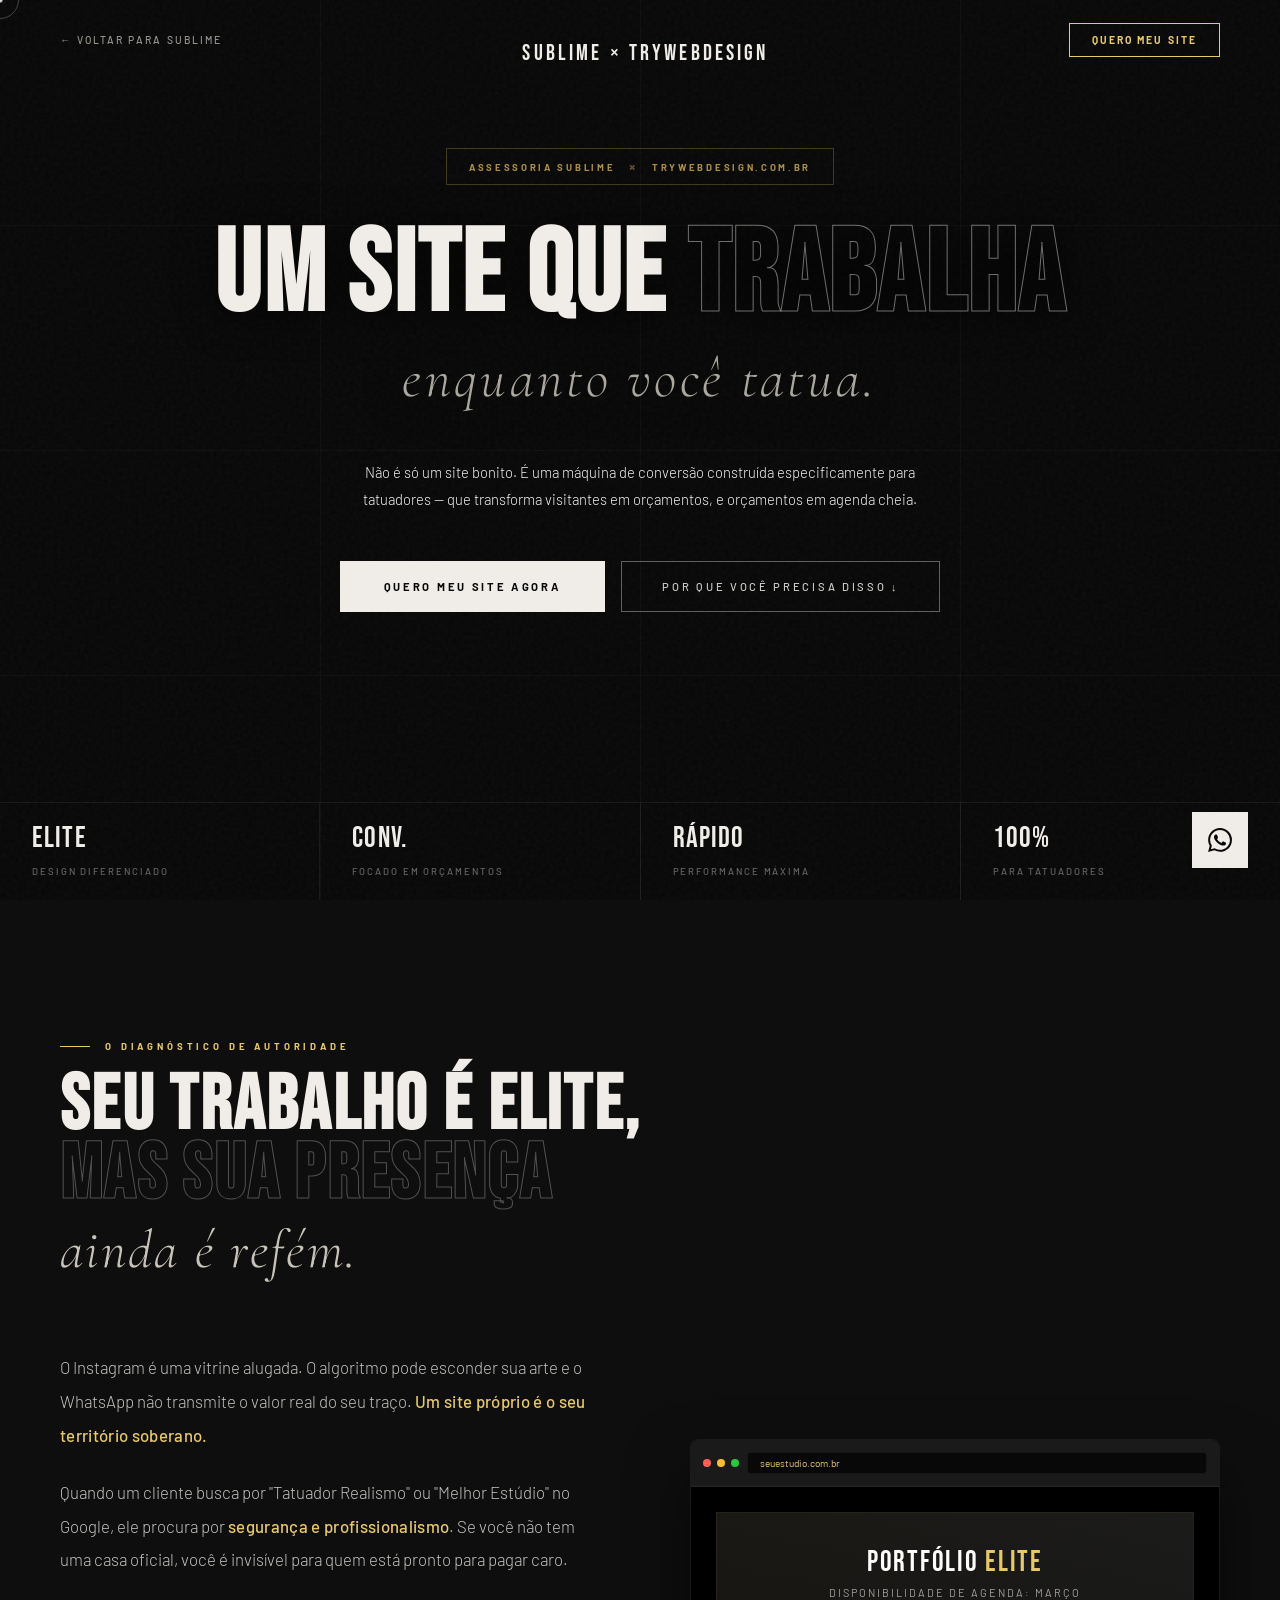
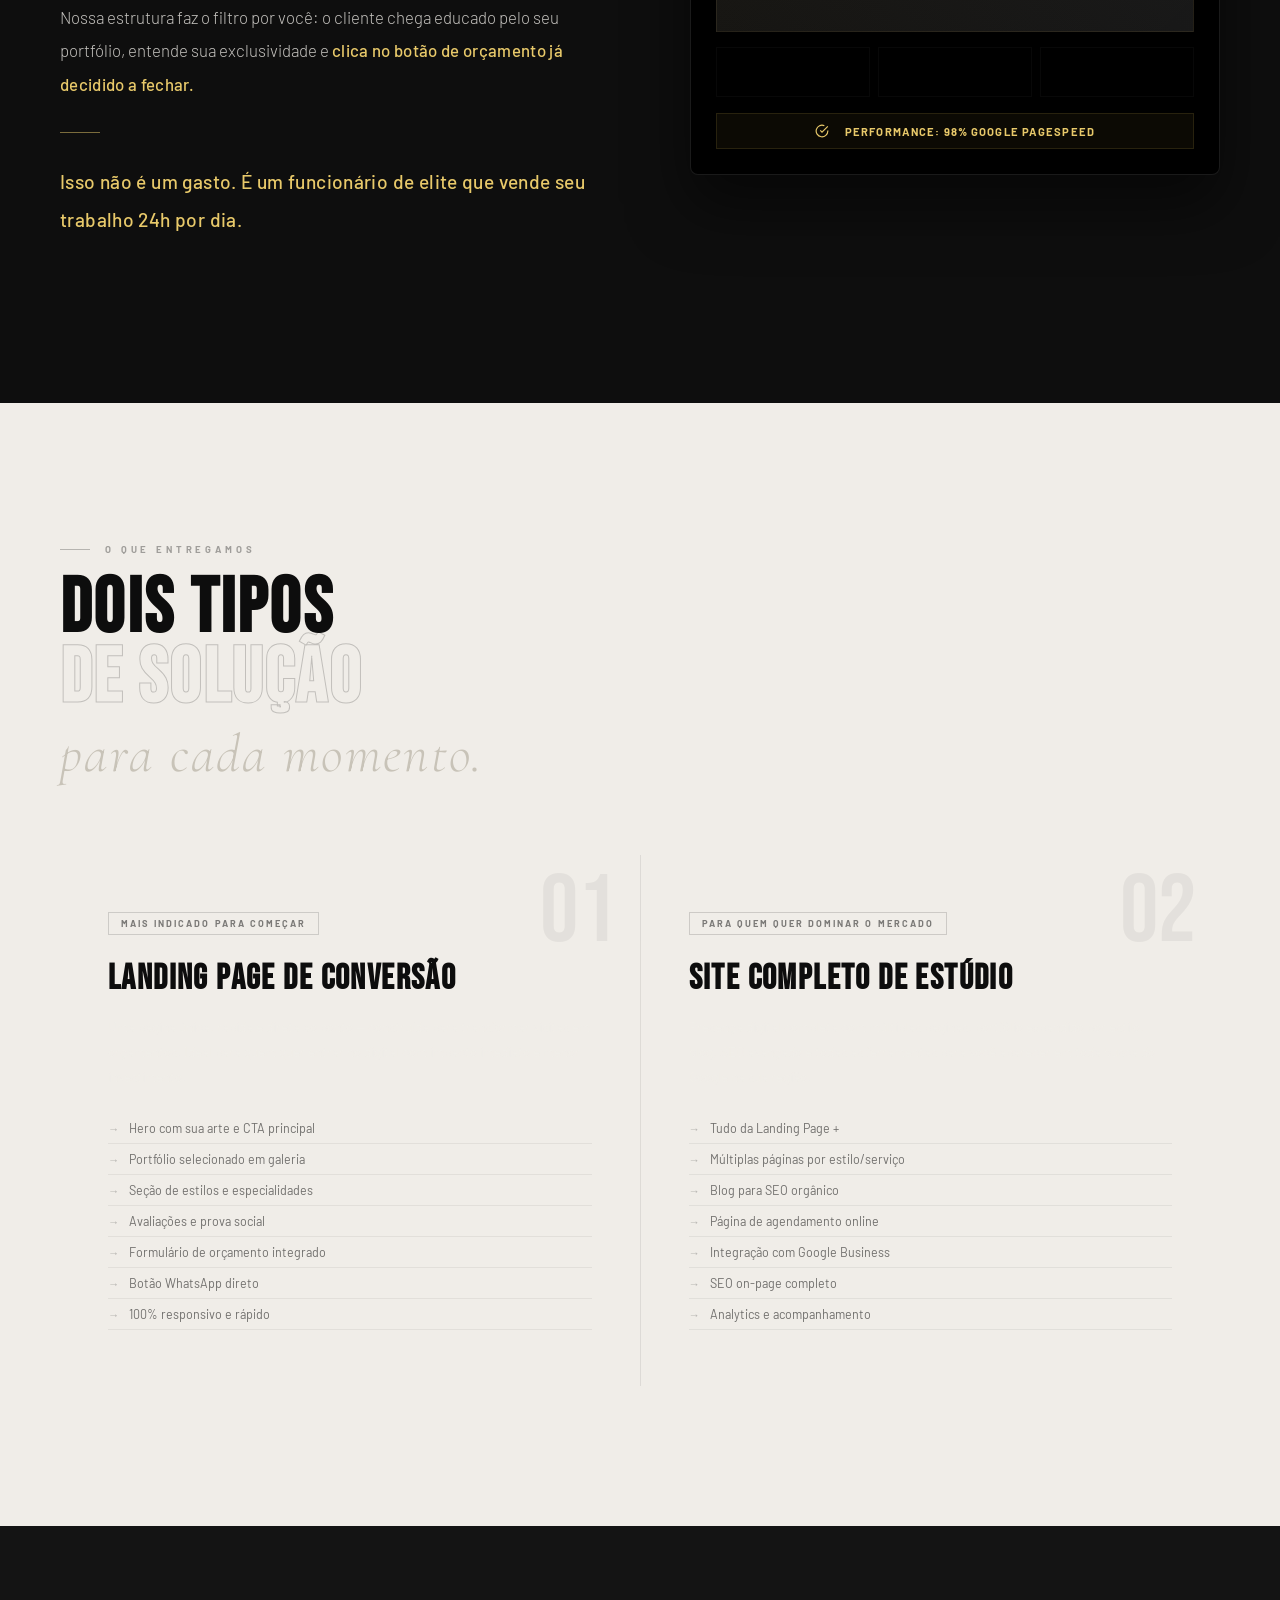
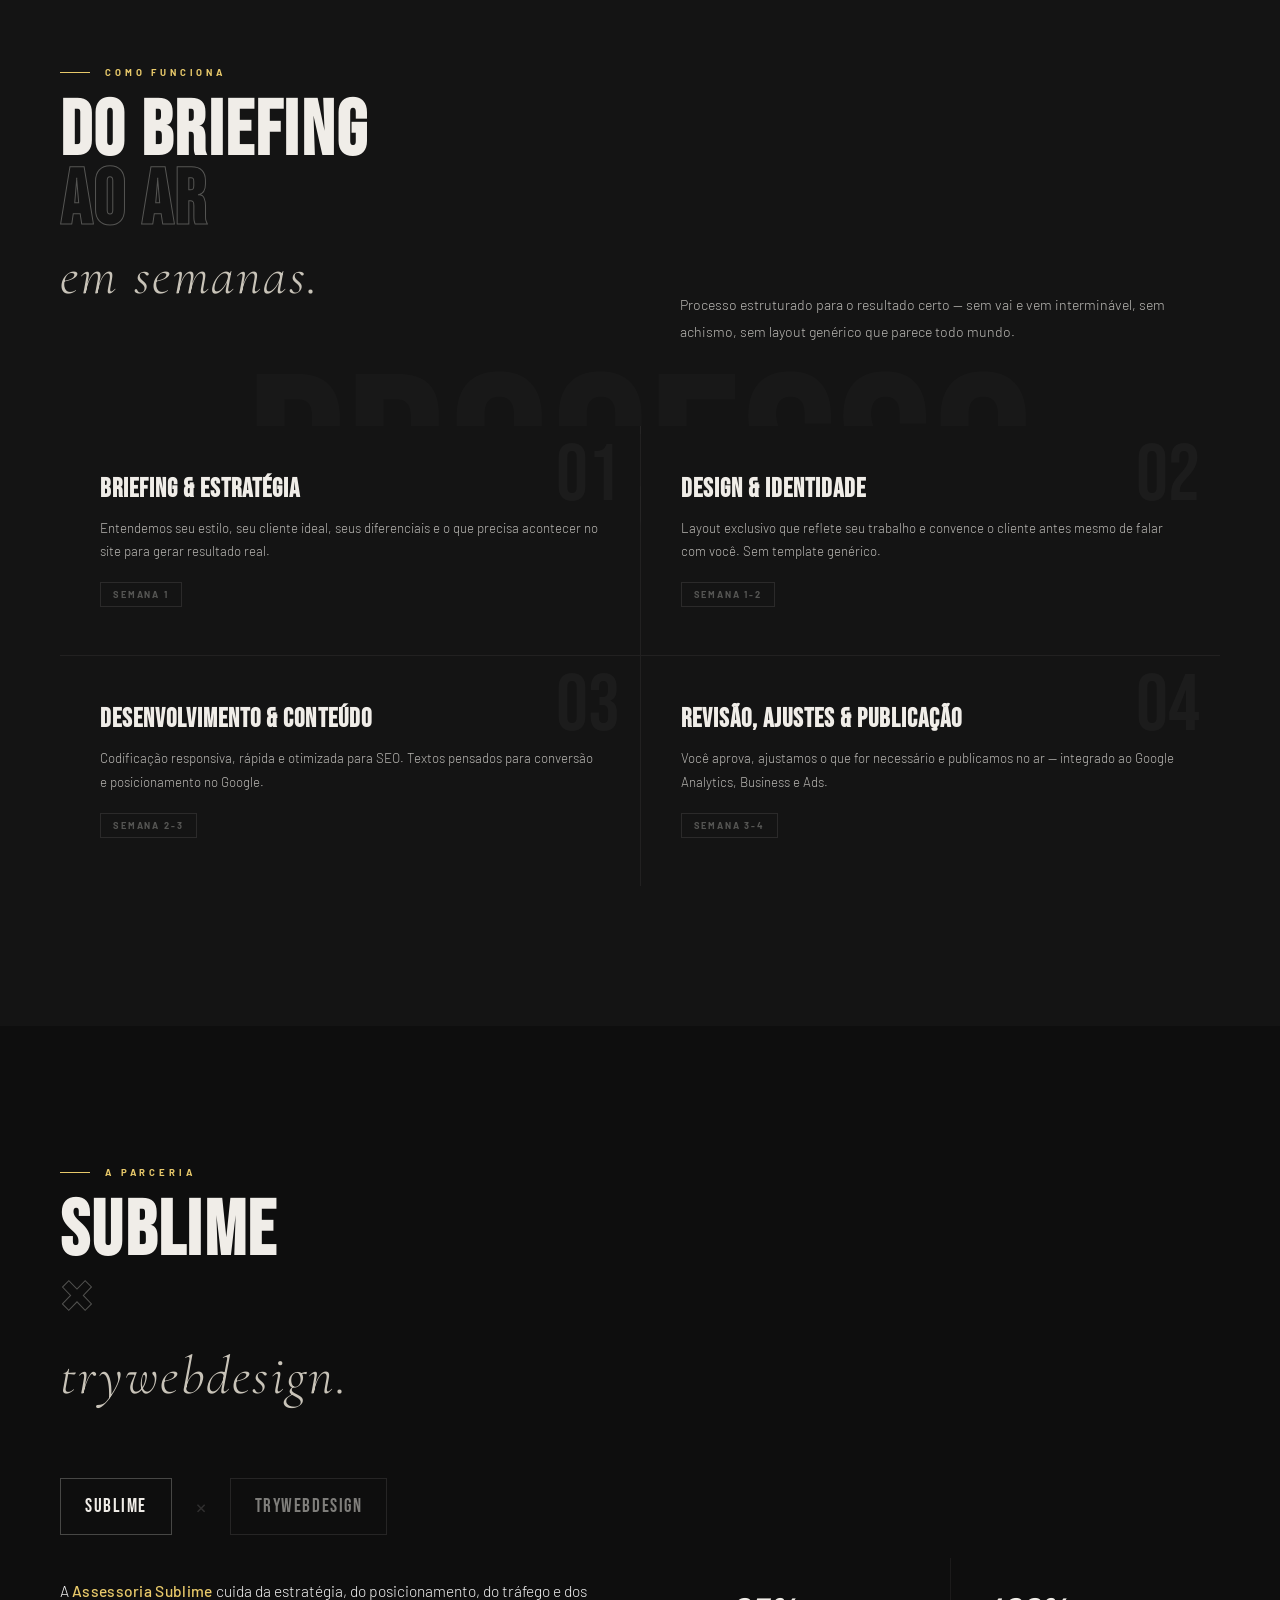
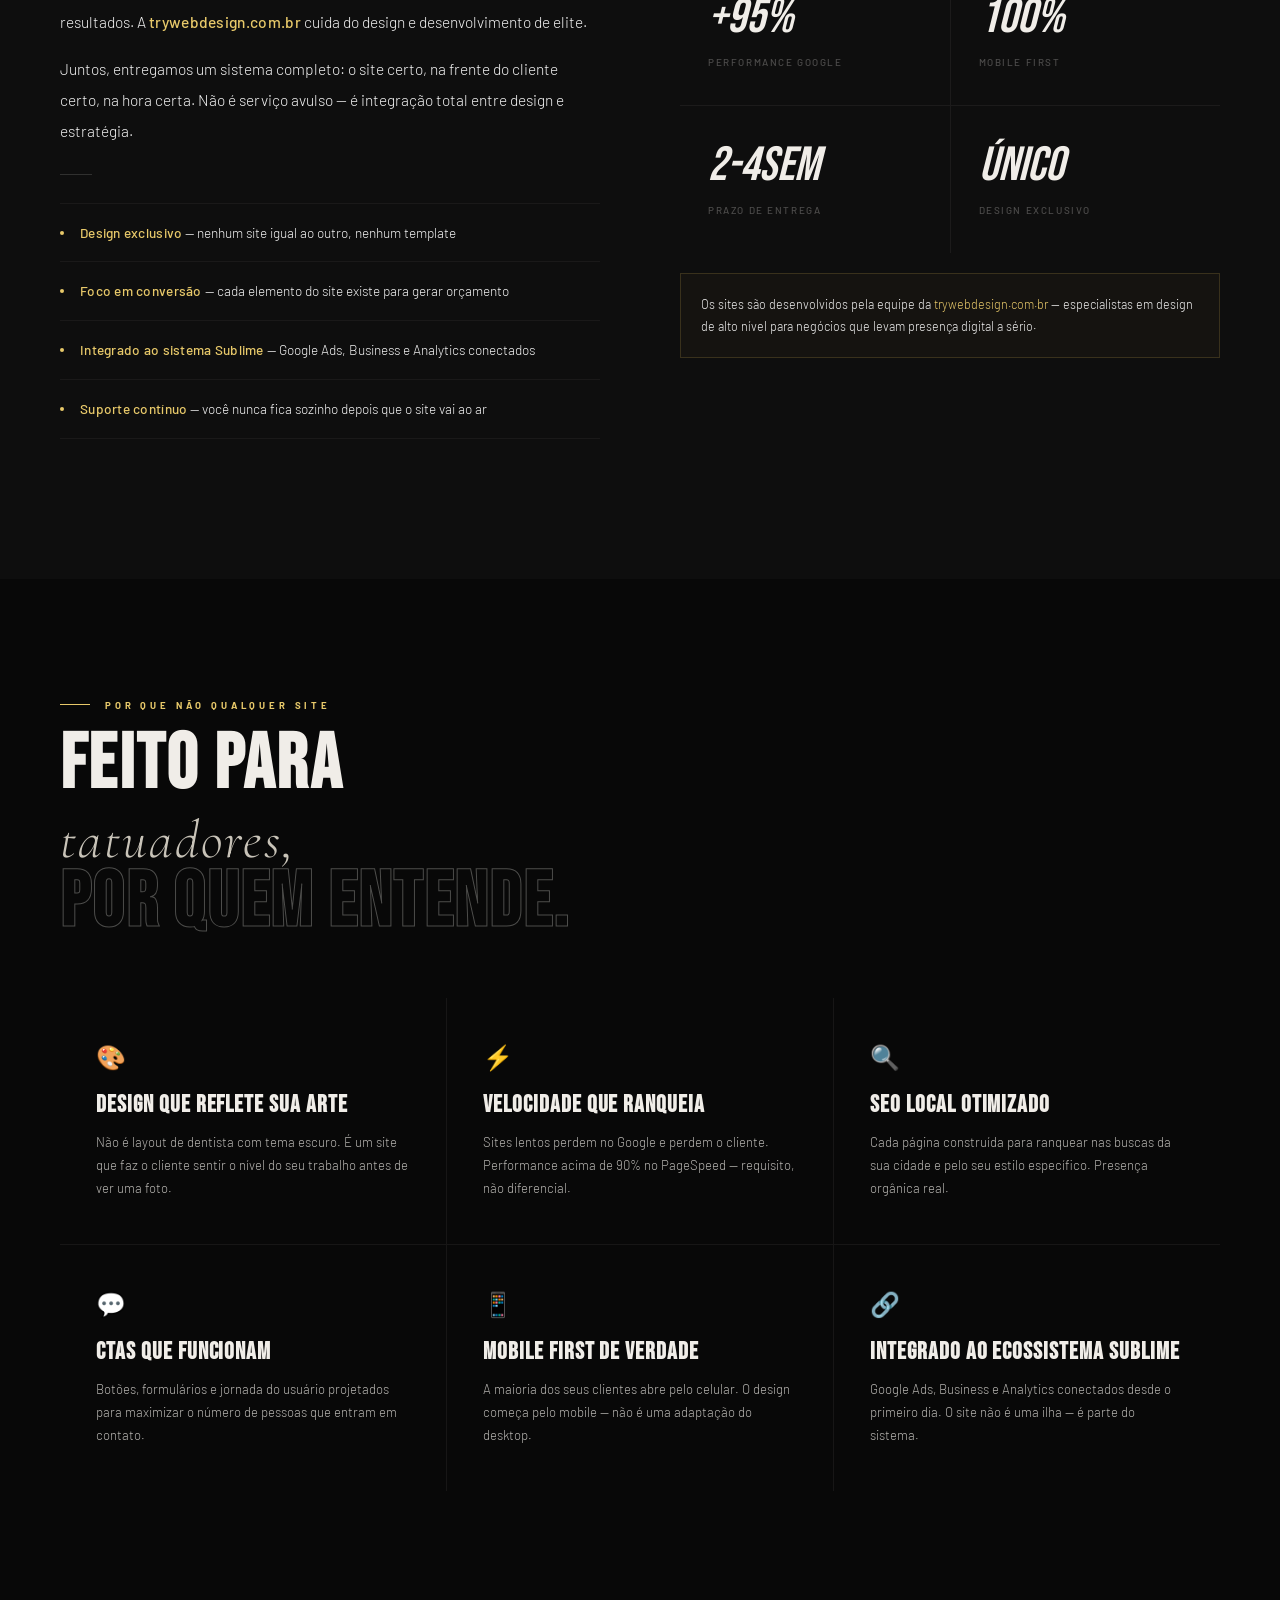
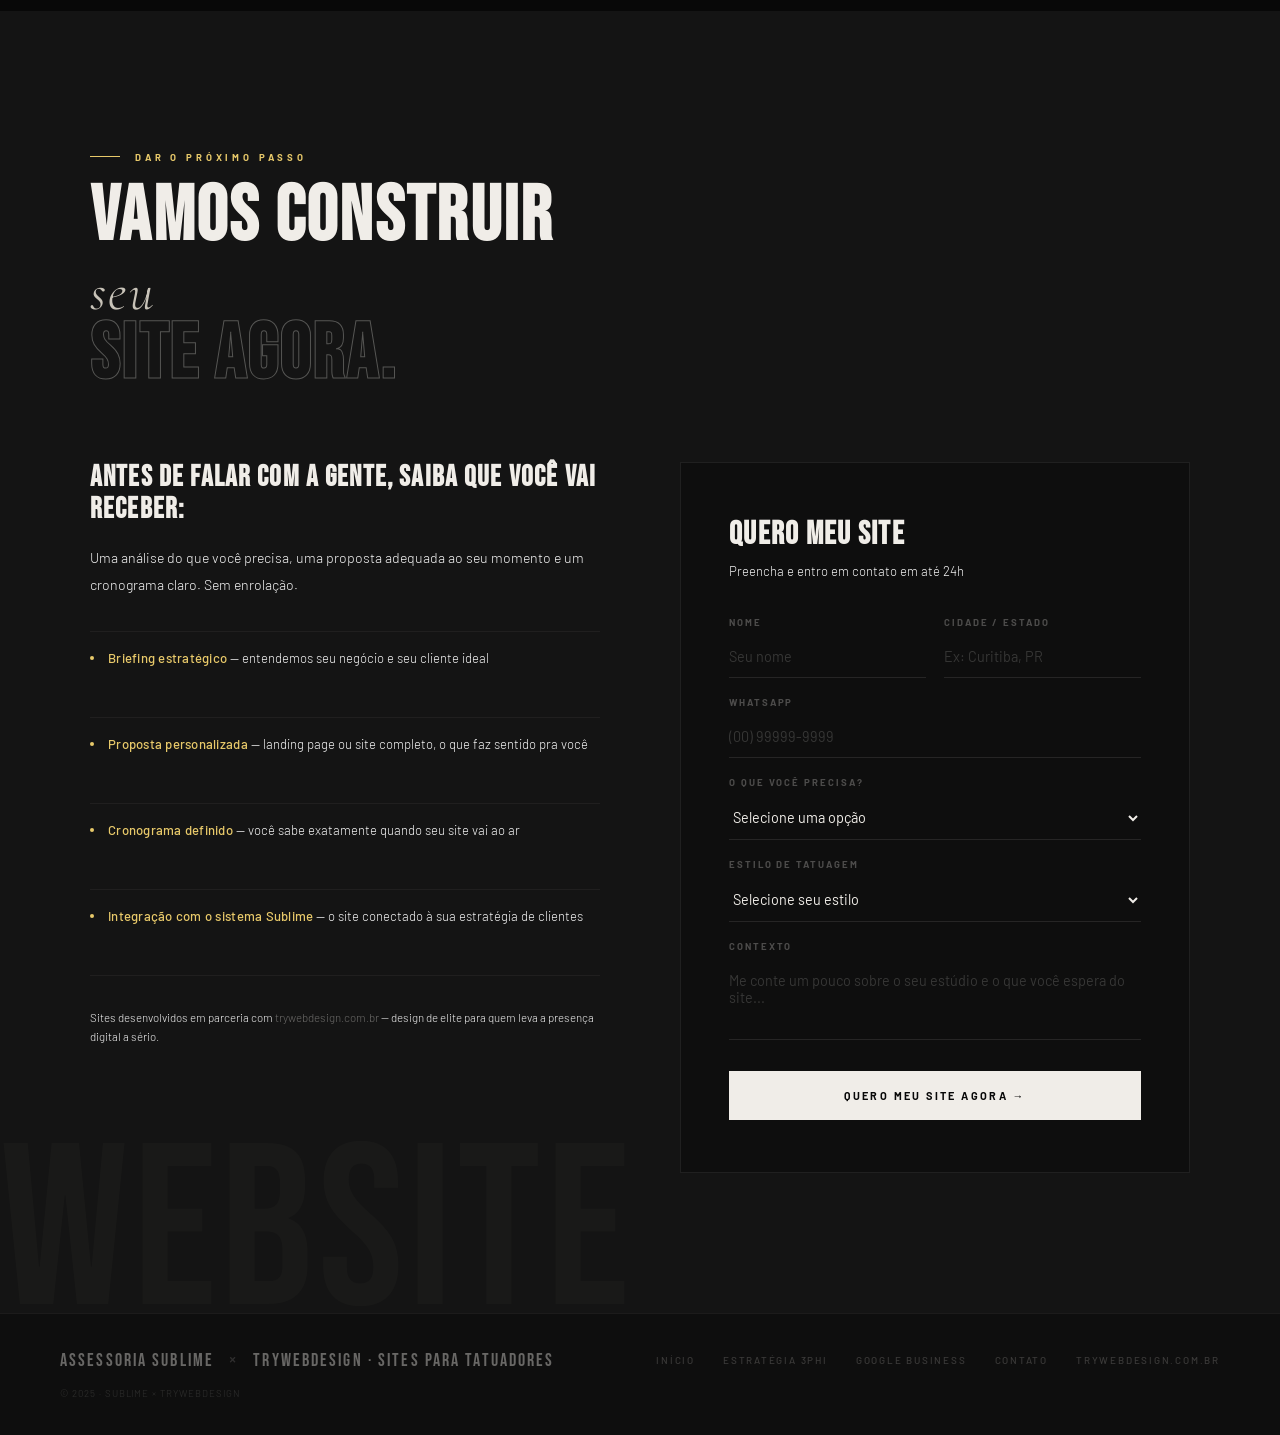
<file: sites.html>
<!DOCTYPE html>
<html lang="pt-BR">
<head>
  <!-- Google Tag Manager -->
<script>(function(w,d,s,l,i){w[l]=w[l]||[];w[l].push({'gtm.start':
new Date().getTime(),event:'gtm.js'});var f=d.getElementsByTagName(s)[0],
j=d.createElement(s),dl=l!='dataLayer'?'&l='+l:'';j.async=true;j.src=
'https://www.googletagmanager.com/gtm.js?id='+i+dl;f.parentNode.insertBefore(j,f);
})(window,document,'script','dataLayer','GTM-MG3N7WS7');</script>
<!-- End Google Tag Manager -->
<meta charset="UTF-8"/>
<meta name="viewport" content="width=device-width, initial-scale=1.0"/>
<title>Sites & Landing Pages para Tatuadores | Sublime × trywebdesign</title>
<meta name="description" content="Site profissional pensado para transformar visitantes em orçamentos. Em parceria com trywebdesign.com.br — design de elite para tatuadores."/>
<link rel="preconnect" href="https://fonts.googleapis.com"/>
<link href="https://fonts.googleapis.com/css2?family=Bebas+Neue&family=Cormorant:ital,wght@0,300;0,400;0,600;1,300;1,400;1,600&family=Barlow:wght@200;300;400;500;700&display=swap" rel="stylesheet"/>
<style>
:root{
  --k:#080808;      /* Cor do fundo principal (Preto) */
  --k2:#0e0e0e;     /* Cor de fundos secundários */
  --k3:#141414;     
  --k4:#1c1c1c;
  --w:#f0ede8;      /* Cor do texto principal (Branco osso) */
  --silver:#9a9590; 
  --bone:#c8c3b8;
  --accent:#c9a84c; /* COR PRINCIPAL DE DESTAQUE (Dourado) */
  --accent2:#e8c96a;/* Segunda cor de destaque */
}
  
*{margin:0;padding:0;box-sizing:border-box;}
html{scroll-behavior:smooth;}
body{background:var(--k);color:var(--w);font-family:'Barlow',sans-serif;overflow-x:hidden;cursor:none;}
#dot{width:5px;height:5px;background:var(--w);border-radius:50%;position:fixed;pointer-events:none;z-index:9999;transform:translate(-50%,-50%);mix-blend-mode:difference;}
#ring{width:38px;height:38px;border:1px solid rgba(240,237,232,0.25);border-radius:50%;position:fixed;pointer-events:none;z-index:9998;transform:translate(-50%,-50%);transition:width .35s,height .35s;}
body.on-link #ring{width:60px;height:60px;border-color:rgba(240,237,232,.55);}
body::before{content:'';position:fixed;inset:0;z-index:0;pointer-events:none;background-image:url("data:image/svg+xml,%3Csvg viewBox='0 0 256 256' xmlns='http://www.w3.org/2000/svg'%3E%3Cfilter id='n'%3E%3CfeTurbulence type='fractalNoise' baseFrequency='.9' numOctaves='4' stitchTiles='stitch'/%3E%3C/filter%3E%3Crect width='100%25' height='100%25' filter='url(%23n)'/%3E%3C/svg%3E");opacity:.04;}
strong {
  color: #0547A9;
}
/* NAV */
nav{position:fixed;top:0;width:100%;z-index:200;padding:0 60px;height:80px;display:flex;align-items:center;justify-content:space-between;transition:background .5s,border-color .5s;border-bottom:1px solid transparent;}
nav.scrolled{background:rgba(8,8,8,.92);backdrop-filter:blur(20px);border-color:rgba(240,237,232,.06);}
.nav-back{font-size:.65rem;font-weight:500;letter-spacing:.2em;text-transform:uppercase;color:var(--silver);text-decoration:none;display:flex;align-items:center;gap:10px;transition:color .25s;}
.nav-back:hover{color:var(--w);}
.logo-name{font-family:'Bebas Neue',sans-serif;font-size:1.4rem;letter-spacing:.14em;color:var(--w);transform: translateY(14px);}
.nav-cta{display:inline-flex;align-items:center;border:1px solid rgba(240,237,232,.25);color:var(--w);padding:11px 26px;font-size:.63rem;font-weight:700;letter-spacing:.2em;text-transform:uppercase;text-decoration:none;transition:background .3s;}
.nav-cta:hover{background:var(--w);color:var(--k);}

/* HERO */
#inicio{position:relative;min-height:100vh;display:flex;align-items:center;justify-content:center;overflow:hidden;}
.hero-canvas{position:absolute;inset:0;overflow:hidden;}
.hero-line{position:absolute;background:rgba(240,237,232,.03);}
.hero-content{position:relative;z-index:10;text-align:center;padding:0 24px;padding-bottom:140px;opacity:0;animation:heroin 1.4s .2s cubic-bezier(.22,1,.36,1) forwards;}
@keyframes heroin{from{opacity:0;transform:translateY(40px);}to{opacity:1;transform:none;}}
.hero-badge{display:inline-flex;align-items:center;gap:14px;border:1px solid rgba(201,168,76,.3);padding:9px 22px;margin-bottom:40px;font-size:.6rem;font-weight:700;letter-spacing:.28em;text-transform:uppercase;color:rgba(201,168,76,.85);}
.partner-x{font-size:.9rem;opacity:.5;}
h1{font-family:'Bebas Neue',sans-serif;font-size:clamp(3.5rem,9vw,10rem);letter-spacing:.02em;line-height:.9;color:var(--w);text-shadow:0 4px 40px rgba(0,0,0,.7);}
h1 .outline{-webkit-text-stroke:1px rgba(240,237,232,.45);color:transparent;}
h1 em{font-family:'Cormorant',serif;font-style:italic;font-weight:300;font-size:.48em;color:rgba(200,195,184,.85);display:block;letter-spacing:.06em;line-height:1.3;margin-top:14px;}
.hero-sub{font-size:.92rem;font-weight:300;line-height:1.85;color:rgba(240,237,232,.68);max-width:560px;margin:44px auto 48px;}
.btn-main{display:inline-flex;align-items:center;gap:10px;background:var(--w);color:var(--k);padding:18px 44px;font-size:.7rem;font-weight:700;letter-spacing:.24em;text-transform:uppercase;text-decoration:none;transition:background .3s,transform .2s;position:relative;overflow:hidden;}
.btn-main::after{content:'';position:absolute;top:-50%;left:-60%;width:20%;height:200%;background:rgba(0,0,0,.12);transform:rotate(30deg);transition:left .6s cubic-bezier(.19,1,.22,1);}
.btn-main:hover::after{left:120%;}
.btn-main:hover{background:var(--bone);transform:translateY(-2px);}
.btn-ghost{display:inline-flex;align-items:center;gap:10px;border:1px solid rgba(240,237,232,.38);color:rgba(240,237,232,.85);padding:18px 40px;font-size:.7rem;font-weight:500;letter-spacing:.24em;text-transform:uppercase;text-decoration:none;transition:border-color .3s,color .3s;}
.btn-ghost:hover{border-color:rgba(240,237,232,.7);color:var(--w);}
.hero-cta-wrap{display:flex;gap:16px;justify-content:center;flex-wrap:wrap;}
.hero-bar{position:absolute;bottom:0;left:0;right:0;z-index:10;display:flex;border-top:1px solid rgba(240,237,232,.07);opacity:0;animation:heroin 1.2s .9s ease forwards;}
.hero-bar-item{flex:1;padding:22px 32px;border-right:1px solid rgba(240,237,232,.07);transition:background .3s;}
.hero-bar-item:last-child{border-right:none;}
.hero-bar-item:hover{background:rgba(240,237,232,.03);}
.hero-bar-num{font-family:'Bebas Neue',sans-serif;font-size:1.8rem;letter-spacing:.04em;color:var(--w);display:block;line-height:1;margin-bottom:5px;}
.hero-bar-label{font-size:.6rem;font-weight:500;letter-spacing:.2em;text-transform:uppercase;color:rgba(240,237,232,.4);}

/* SECTION BASE */
.section-label{font-size:.6rem;font-weight:700;letter-spacing:.38em;text-transform:uppercase;color:var(--silver);display:flex;align-items:center;gap:16px;margin-bottom:20px;}
.section-label::before{content:'';width:24px;height:1px;background:var(--silver);}
h2{font-family:'Bebas Neue',sans-serif;font-size:clamp(2.8rem,5.5vw,6.5rem);letter-spacing:.03em;line-height:.9;color:var(--w);}
h2 .outline{-webkit-text-stroke:1px rgba(240,237,232,.28);color:transparent;}
h2 em{font-family:'Cormorant',serif;font-style:italic;font-weight:300;font-size:.7em;color:var(--bone);}

/* POR QUE */
#porque{padding:140px 60px;background:var(--k2);}
.por-inner{max-width:1300px;margin:0 auto;}
.por-grid{display:grid;grid-template-columns:1fr 1fr;gap:100px;align-items:start;margin-top:72px;}
.por-p{font-size:.97rem;font-weight:300;line-height:2;color:rgba(240,237,232,.55);margin-bottom:16px;}
.por-p strong{color:var(--w);font-weight:500;}
.por-divider{width:32px;height:1px;background:rgba(240,237,232,.15);margin:28px 0;}
/* Site mockup */
.site-mock{border:1px solid rgba(240,237,232,.08);overflow:hidden;}
.mock-bar{background:rgba(240,237,232,.04);padding:12px 16px;display:flex;align-items:center;gap:10px;border-bottom:1px solid rgba(240,237,232,.06);}
.mock-dots{display:flex;gap:6px;}
.mock-dot{width:8px;height:8px;border-radius:50%;}
.mock-url{flex:1;background:rgba(240,237,232,.04);border:1px solid rgba(240,237,232,.06);padding:5px 12px;font-size:.65rem;color:rgba(240,237,232,.3);font-family:'Barlow',sans-serif;}
.mock-body{padding:28px;}
.mock-hero{background:rgba(240,237,232,.03);height:180px;display:flex;flex-direction:column;align-items:center;justify-content:center;border:1px solid rgba(240,237,232,.04);margin-bottom:16px;position:relative;overflow:hidden;}
.mock-hero::before{content:'';position:absolute;inset:0;background:linear-gradient(135deg,rgba(201,168,76,.04),transparent);}
.mock-title{font-family:'Bebas Neue',sans-serif;font-size:2.5rem;letter-spacing:.06em;color:var(--w);opacity:.6;}
.mock-sub{font-size:.68rem;color:rgba(240,237,232,.25);margin-top:6px;}
.mock-btn{margin-top:14px;background:var(--w);color:var(--k);padding:8px 20px;font-size:.62rem;font-weight:700;letter-spacing:.15em;text-transform:uppercase;opacity:.7;}
.mock-grid{display:grid;grid-template-columns:1fr 1fr 1fr;gap:10px;}
.mock-card{background:rgba(240,237,232,.03);height:70px;border:1px solid rgba(240,237,232,.04);}
.mock-conversion{margin-top:16px;display:flex;align-items:center;justify-content:center;gap:8px;padding:10px;background:rgba(201,168,76,.06);border:1px solid rgba(201,168,76,.15);}
.mock-conversion span{font-size:.65rem;color:var(--accent);font-weight:600;letter-spacing:.1em;}

/* TIPOS */
#tipos{padding:140px 60px;background:var(--w);}
#tipos .section-label{color:rgba(8,8,8,.35);}
#tipos .section-label::before{background:rgba(8,8,8,.25);}
#tipos h2{color:#0d0d0d;}
#tipos h2 .outline{-webkit-text-stroke:1px rgba(8,8,8,.2);}
.tip-inner{max-width:1300px;margin:0 auto;}
.tip-grid{display:grid;grid-template-columns:1fr 1fr;gap:1px;background:rgba(8,8,8,.08);margin-top:72px;}
.tcard{background:var(--w);padding:56px 48px;position:relative;overflow:hidden;transition:background .4s;}
.tcard:hover{background:#ede9e3;}
.tcard-n{font-family:'Bebas Neue',sans-serif;font-size:6rem;color:rgba(8,8,8,.05);position:absolute;top:10px;right:24px;line-height:1;}
.tcard-tag{display:inline-block;font-size:.58rem;font-weight:700;letter-spacing:.22em;text-transform:uppercase;padding:5px 12px;border:1px solid rgba(8,8,8,.15);color:rgba(8,8,8,.5);margin-bottom:22px;}
.tcard h3{font-family:'Bebas Neue',sans-serif;font-size:2.2rem;letter-spacing:.04em;color:#0d0d0d;margin-bottom:14px;}
.tcard p{font-size:.85rem;font-weight:300;line-height:1.85;color:rgba(8,8,8,.48);}
.tcard-features{margin-top:24px;display:flex;flex-direction:column;gap:0;}
.tf{font-size:.78rem;font-weight:400;color:rgba(8,8,8,.55);padding:8px 0;border-bottom:1px solid rgba(8,8,8,.06);display:flex;gap:10px;align-items:center;}
.tf::before{content:'→';color:rgba(8,8,8,.25);font-size:.7rem;}
.tcard-bar{position:absolute;bottom:0;left:0;width:0;height:2px;background:#0d0d0d;transition:width .5s ease;}
.tcard:hover .tcard-bar{width:100%;}

/* PROCESSO */
#processo{padding:140px 60px;background:var(--k3);position:relative;overflow:hidden;}
.proc-wm{position:absolute;top:50%;left:50%;transform:translate(-50%,-50%);font-family:'Bebas Neue',sans-serif;font-size:clamp(12rem,20vw,22rem);color:rgba(240,237,232,.018);pointer-events:none;white-space:nowrap;}
.proc-inner{max-width:1300px;margin:0 auto;}
.proc-header{display:grid;grid-template-columns:1fr 1fr;gap:80px;align-items:end;margin-bottom:80px;}
.proc-header p{font-size:.88rem;font-weight:300;line-height:1.9;color:rgba(240,237,232,.5);align-self:end;}
.proc-steps{display:grid;grid-template-columns:1fr 1fr;gap:1px;background:rgba(240,237,232,.06);}
.pstep{background:var(--k3);padding:48px 40px;position:relative;overflow:hidden;transition:background .3s;}
.pstep:hover{background:var(--k4);}
.pstep-n{font-family:'Bebas Neue',sans-serif;font-size:5rem;color:rgba(240,237,232,.04);position:absolute;top:10px;right:20px;line-height:1;}
.pstep h3{font-family:'Bebas Neue',sans-serif;font-size:1.6rem;letter-spacing:.04em;color:var(--w);margin-bottom:12px;}
.pstep p{font-size:.83rem;font-weight:300;color:rgba(240,237,232,.5);line-height:1.8;}
.pstep-tag{display:inline-block;margin-top:18px;font-size:.58rem;font-weight:700;letter-spacing:.2em;text-transform:uppercase;border:1px solid rgba(240,237,232,.1);color:rgba(240,237,232,.3);padding:6px 12px;}

.pqcard p {
  color: #111111 !important; /* Deixa o texto do card branco bem legível */
}
  
/* PARCERIA */
#parceria{padding:140px 60px;background:var(--k2);}
.par-inner{max-width:1300px;margin:0 auto;}
.par-grid{display:grid;grid-template-columns:1fr 1fr;gap:80px;align-items:center;margin-top:72px;}
.par-left{}
.par-logos{display:flex;align-items:center;gap:24px;margin-bottom:40px;}
.par-logo-box{padding:16px 24px;border:1px solid rgba(240,237,232,.1);font-family:'Bebas Neue',sans-serif;font-size:1.2rem;letter-spacing:.08em;color:rgba(240,237,232,.5);}
.par-logo-box.main{color:var(--w);border-color:rgba(240,237,232,.25);}
.par-x{font-size:1.5rem;color:rgba(240,237,232,.15);}
.par-p{font-size:.97rem;font-weight:300;line-height:2;color:rgba(240,237,232,.55);margin-bottom:16px;}
.par-p strong{color:var(--w);font-weight:500;}
.par-p a{color:var(--accent);text-decoration:none;transition:color .2s;}
.par-p a:hover{color:var(--accent2);}
.par-divider{width:32px;height:1px;background:rgba(240,237,232,.15);margin:28px 0;}
.par-feats{display:flex;flex-direction:column;gap:0;}
.pfeat{display:flex;gap:16px;align-items:flex-start;padding:18px 0;border-bottom:1px solid rgba(240,237,232,.05);}
.pfeat:first-child{border-top:1px solid rgba(240,237,232,.05);}
.pfeat-dot{width:4px;height:4px;background:var(--accent);border-radius:50%;flex-shrink:0;margin-top:9px;}
.pfeat p{font-size:.85rem;font-weight:300;color:rgba(240,237,232,.55);line-height:1.6;}
.pfeat p strong{color:var(--w);font-weight:500;}
.par-right{}
.par-stat-grid{display:grid;grid-template-columns:1fr 1fr;gap:1px;background:rgba(240,237,232,.06);}
.pstat{background:var(--k2);padding:36px 28px;transition:background .3s;cursor:default;}
.pstat:hover{background:var(--k3);}
.pstat em{font-family:'Bebas Neue',sans-serif;font-size:3rem;color:var(--w);display:block;line-height:1;margin-bottom:8px;}
.pstat span{font-size:.62rem;font-weight:500;letter-spacing:.16em;text-transform:uppercase;color:rgba(240,237,232,.28);}
.par-partner-note{margin-top:20px;padding:20px;border:1px solid rgba(201,168,76,.2);background:rgba(201,168,76,.03);}
.par-partner-note p{font-size:.78rem;font-weight:300;line-height:1.7;color:rgba(240,237,232,.45);}
.par-partner-note a{color:var(--accent);text-decoration:none;}

/* DIFERENCIAIS */
#diferenciais{padding:120px 60px;background:var(--k);}
.dif-inner{max-width:1300px;margin:0 auto;}
.dif-grid{display:grid;grid-template-columns:repeat(3,1fr);gap:1px;background:rgba(240,237,232,.06);margin-top:60px;}
.dcard{background:var(--k);padding:44px 36px;transition:background .3s;cursor:default;}
.dcard:hover{background:var(--k2);}
.dcard-icon{font-size:1.5rem;margin-bottom:18px;}
.dcard h4{font-family:'Bebas Neue',sans-serif;font-size:1.5rem;letter-spacing:.04em;color:var(--w);margin-bottom:12px;}
.dcard p{font-size:.82rem;font-weight:300;color:rgba(240,237,232,.48);line-height:1.75;}

/* CTA */
#contato{padding:140px 60px;background:var(--k3);position:relative;overflow:hidden;}
.cta-bg{position:absolute;bottom:-60px;left:0;font-family:'Bebas Neue',sans-serif;font-size:clamp(8rem,18vw,20rem);letter-spacing:.02em;color:rgba(240,237,232,.025);white-space:nowrap;pointer-events:none;}
.cta-inner{max-width:1100px;margin:0 auto;position:relative;z-index:1;}
.cta-grid{display:grid;grid-template-columns:1fr 1fr;gap:80px;align-items:start;margin-top:72px;}
.cta-left{}
.cta-left h3{font-family:'Bebas Neue',sans-serif;font-size:1.8rem;letter-spacing:.04em;color:var(--w);margin-bottom:20px;line-height:1.1;}
.cta-left p{font-size:.88rem;font-weight:300;line-height:1.9;color:rgba(240,237,232,.48);margin-bottom:32px;}
.cta-list{display:flex;flex-direction:column;gap:0;}
.cli{display:flex;gap:14px;align-items:flex-start;padding:14px 0;border-bottom:1px solid rgba(240,237,232,.05);}
.cli:first-child{border-top:1px solid rgba(240,237,232,.05);}
.cli-dot{width:4px;height:4px;background:var(--accent);border-radius:50%;flex-shrink:0;margin-top:10px;}
.cli p{font-size:.82rem;font-weight:300;color:rgba(240,237,232,.5);}
.cli p strong{color:var(--w);font-weight:500;}
.form-box{background:var(--k2);border:1px solid rgba(240,237,232,.08);padding:52px 48px;}
.form-box h3{font-family:'Bebas Neue',sans-serif;font-size:2rem;letter-spacing:.04em;color:var(--w);margin-bottom:6px;}
.form-box>p{font-size:.82rem;color:rgba(240,237,232,.4);margin-bottom:32px;font-weight:300;}
.fg{margin-bottom:18px;}
.fg label{display:block;font-size:.6rem;font-weight:700;letter-spacing:.2em;text-transform:uppercase;color:rgba(240,237,232,.28);margin-bottom:8px;}
.fg input,.fg select,.fg textarea{width:100%;background:transparent;border:none;border-bottom:1px solid rgba(240,237,232,.1);padding:12px 0;font-family:'Barlow',sans-serif;font-size:.9rem;color:var(--w);outline:none;transition:border-color .25s;border-radius:0;}
.fg input::placeholder,.fg textarea::placeholder{color:rgba(240,237,232,.18);}
.fg select option{background:var(--k2);color:var(--w);}
.fg input:focus,.fg select:focus,.fg textarea:focus{border-color:rgba(240,237,232,.4);}
.fg textarea{resize:none;height:80px;}
.frow{display:grid;grid-template-columns:1fr 1fr;gap:18px;}
.fsub{width:100%;background:var(--w);color:var(--k);border:none;padding:18px;font-family:'Barlow',sans-serif;font-size:.68rem;font-weight:700;letter-spacing:.22em;text-transform:uppercase;cursor:pointer;margin-top:10px;transition:background .3s,transform .15s;position:relative;overflow:hidden;}
.fsub::after{content:'';position:absolute;top:-50%;left:-60%;width:20%;height:200%;background:rgba(0,0,0,.08);transform:rotate(30deg);transition:left .5s cubic-bezier(.19,1,.22,1);}
.fsub:hover::after{left:120%;}
.fsub:hover{background:var(--bone);transform:translateY(-1px);}

/* FOOTER */
footer{background:var(--k2);border-top:1px solid rgba(240,237,232,.06);padding:36px 60px;display:flex;align-items:center;justify-content:space-between;flex-wrap:wrap;gap:16px;}
.fl{font-family:'Bebas Neue',sans-serif;font-size:1.1rem;letter-spacing:.12em;color:rgba(240,237,232,.4);}
.flinks{display:flex;gap:28px;flex-wrap:wrap;}
.flinks a{font-size:.62rem;font-weight:500;letter-spacing:.18em;text-transform:uppercase;color:rgba(240,237,232,.2);text-decoration:none;transition:color .2s;}
.flinks a:hover{color:rgba(240,237,232,.6);}
.fright{font-size:.6rem;color:rgba(240,237,232,.12);letter-spacing:.1em;text-transform:uppercase;}

/* WA */
.wa-float{position:fixed;bottom:32px;right:32px;z-index:300;display:flex;align-items:center;}
.wa-label{background:var(--k2);border:1px solid rgba(240,237,232,.1);padding:11px 18px;font-size:.62rem;font-weight:700;letter-spacing:.18em;text-transform:uppercase;color:rgba(240,237,232,.5);white-space:nowrap;opacity:0;transform:translateX(8px);transition:opacity .3s,transform .3s;pointer-events:none;}
.wa-float:hover .wa-label{opacity:1;transform:translateX(0);}
.wa-btn{width:56px;height:56px;background:var(--w);display:flex;align-items:center;justify-content:center;text-decoration:none;transition:background .3s,transform .2s;flex-shrink:0;}
.wa-btn:hover{background:var(--bone);transform:scale(1.05);}
.wa-btn svg{width:24px;height:24px;fill:var(--k);}

/* REVEAL */
.rev{opacity:0;transform:translateY(22px);transition:opacity .8s ease,transform .8s ease;}
.rev.vis{opacity:1;transform:none;}
.rev-l{opacity:0;transform:translateX(-22px);transition:opacity .8s ease,transform .8s ease;}
.rev-l.vis{opacity:1;transform:none;}
.rev-r{opacity:0;transform:translateX(22px);transition:opacity .8s ease,transform .8s ease;}
.rev-r.vis{opacity:1;transform:none;}
.d1{transition-delay:.07s!important;}
.d2{transition-delay:.14s!important;}
.d3{transition-delay:.21s!important;}
.d4{transition-delay:.28s!important;}

@media(max-width:1000px){
  .por-grid,.par-grid,.proc-header,.cta-grid{grid-template-columns:1fr;gap:48px;}
  .tip-grid,.proc-steps,.dif-grid{grid-template-columns:1fr;}
  nav{padding:0 24px;}
  #porque,#tipos,#processo,#parceria,#diferenciais,#contato{padding:80px 24px;}
  footer{padding:28px 24px;flex-direction:column;text-align:center;}
  .flinks{justify-content:center;}
  h2{font-size:clamp(2.5rem,8vw,5rem);}
}
@media(max-width:600px){.hero-bar{display:none;}.frow{grid-template-columns:1fr;}.par-stat-grid{grid-template-columns:1fr;}}
/* 1. Negritos em Azul */
strong { color: #0547A9 !important; }

/* 2. Máxima legibilidade em fundos pretos (Texto Branco) */
#inicio .hero-sub, 
#oqueeh .oq-p, 
#fazemos p, 
#parceria p, 
#contato p,
.fstep p,
.rcard h4 {
    color: rgba(255, 255, 255, 0.95) !important;
}
#porque p {
    color: rgba(240, 237, 232, 0.8) !important; /* Branco suave */
}

#porque strong {
    color: var(--accent) !important; /* Dourado nos negritos */
}
/* 4. Destaque extra para links e tags */
.fstep-tag {
    color: #ffffff !important;
    border-color: rgba(255,255,255,0.4) !important;
}
  /* Ajuste de Cores Globais para Legibilidade */
:root {
  --accent: #E8C96A; /* Dourado mais vivo */
  --text-main: #f0ede8;
  --text-muted: #a0a0a0;
}

strong { 
  color: var(--accent) !important; 
  font-weight: 600;
  letter-spacing: 0.02em;
}<style>
:root{
  --k:#080808; --k2:#0e0e0e; --k3:#141414; --k4:#1c1c1c;
  --w:#f0ede8; --silver:#9a9590; --bone:#c8c3b8;
  --accent:#c9a84c; --accent2:#e8c96a;
}
*{margin:0;padding:0;box-sizing:border-box;}
html{scroll-behavior:smooth;}
body{background:var(--k);color:var(--w);font-family:'Barlow',sans-serif;overflow-x:hidden;cursor:none;}

/* Cursor */
#dot{width:5px;height:5px;background:var(--w);border-radius:50%;position:fixed;pointer-events:none;z-index:9999;transform:translate(-50%,-50%);mix-blend-mode:difference;}
#ring{width:38px;height:38px;border:1px solid rgba(240,237,232,0.25);border-radius:50%;position:fixed;pointer-events:none;z-index:9998;transform:translate(-50%,-50%);transition:width .35s,height .35s;}
body.on-link #ring{width:60px;height:60px;border-color:var(--accent);}

/* Tipografia Geral */
strong { color: var(--accent) !important; font-weight: 600; }
p { color: rgba(240, 237, 232, 0.75) !important; line-height: 1.8; }

/* NAV */
nav{position:fixed;top:0;width:100%;z-index:200;padding:0 60px;height:80px;display:flex;align-items:center;justify-content:space-between;transition:background .5s;}
nav.scrolled{background:rgba(8,8,8,.92);backdrop-filter:blur(20px);border-bottom:1px solid rgba(255,255,255,0.05);}
.logo-name{font-family:'Bebas Neue',sans-serif;font-size:1.4rem;letter-spacing:.14em;color:var(--w);}
.nav-cta{border:1px solid var(--accent);color:var(--accent);padding:10px 22px;font-size:.65rem;font-weight:700;text-transform:uppercase;text-decoration:none;transition: .3s;}
.nav-cta:hover{background:var(--accent);color:var(--k);}

/* SEÇÃO POR QUE (Corrigida) */
#porque { padding: 140px 60px; background: var(--k2); position: relative; }
.section-label { font-size: .6rem; letter-spacing: .4em; color: var(--accent); text-transform: uppercase; margin-bottom: 20px; display: flex; align-items: center; gap: 15px; }
.section-label::before { content:''; width: 30px; height: 1px; background: var(--accent); }

h2 { font-family:'Bebas Neue',sans-serif; font-size: clamp(3rem, 6vw, 6rem); line-height: 0.9; color: var(--w); margin-bottom: 40px; }
h2 .outline { -webkit-text-stroke: 1px rgba(240,237,232,0.3); color: transparent; }
h2 em { font-family: 'Cormorant', serif; font-style: italic; font-weight: 300; font-size: 0.7em; color: var(--bone); }

.por-grid { display: grid; grid-template-columns: 1fr 1fr; gap: 100px; align-items: center; }
.por-p { font-size: 1.05rem; margin-bottom: 24px; color: rgba(240, 237, 232, 0.7) !important; }
.por-divider { width: 40px; height: 1px; background: var(--accent); margin: 30px 0; opacity: 0.5; }

/* Mockup Visual */
.site-mock { border: 1px solid rgba(255,255,255,0.1); border-radius: 8px; overflow: hidden; background: #000; box-shadow: 0 30px 60px rgba(0,0,0,0.5); }
.mock-bar { background: #1a1a1a; padding: 12px; display: flex; gap: 8px; align-items: center; }
.mock-dot { width: 8px; height: 8px; border-radius: 50%; background: rgba(255,255,255,0.2); }
.mock-url { flex: 1; background: #080808; padding: 4px 12px; font-size: 10px; color: var(--accent); border-radius: 4px; }
.mock-body { padding: 25px; }
.mock-hero { height: 120px; background: linear-gradient(45deg, #111, #1a1a1a); display: flex; flex-direction: column; align-items: center; justify-content: center; border: 1px solid rgba(201,168,76,0.1); margin-bottom: 15px; }
.mock-btn { background: var(--accent); width: 80px; height: 8px; margin-top: 10px; border-radius: 2px; }
.mock-grid { display: grid; grid-template-columns: repeat(3, 1fr); gap: 8px; }
.mock-card { height: 50px; background: #111; border: 1px solid rgba(255,255,255,0.03); }

/* Responsivo */
@media(max-width:1000px){
  .por-grid { grid-template-columns: 1fr; gap: 50px; }
  #porque { padding: 80px 24px; }
  nav { padding: 0 24px; }
}
</style>
</style>
</head>
<body>

  <!-- Google Tag Manager (noscript) -->
<noscript><iframe src="https://www.googletagmanager.com/ns.html?id=GTM-MG3N7WS7"
height="0" width="0" style="display:none;visibility:hidden"></iframe></noscript>
<!-- End Google Tag Manager (noscript) -->
  
<div id="dot"></div>
<div id="ring"></div>

<nav id="nav">
  <a href="index.html" class="nav-back">← Voltar para Sublime</a>
  <div class="logo-name">Sublime × trywebdesign</div>
  <a href="#contato" class="nav-cta">Quero Meu Site</a>
</nav>

<!-- HERO -->
<section id="inicio">
  <div class="hero-canvas">
    <div class="hero-line" style="top:25%;left:0;right:0;height:1px;"></div>
    <div class="hero-line" style="top:50%;left:0;right:0;height:1px;"></div>
    <div class="hero-line" style="top:75%;left:0;right:0;height:1px;"></div>
    <div class="hero-line" style="left:25%;top:0;bottom:0;width:1px;"></div>
    <div class="hero-line" style="left:50%;top:0;bottom:0;width:1px;"></div>
    <div class="hero-line" style="left:75%;top:0;bottom:0;width:1px;"></div>
  </div>
  <div class="hero-content">
    <div class="hero-badge">
      Assessoria Sublime <span class="partner-x">×</span> trywebdesign.com.br
    </div>
    <h1>
      UM SITE QUE
      <span class="outline">TRABALHA</span>
      <em>enquanto você tatua.</em>
    </h1>
    <p class="hero-sub">
      Não é só um site bonito. É uma máquina de conversão construída especificamente para tatuadores — que transforma visitantes em orçamentos, e orçamentos em agenda cheia.
    </p>
    <div class="hero-cta-wrap">
      <a href="#contato" class="btn-main">Quero Meu Site Agora</a>
      <a href="#porque" class="btn-ghost">Por que você precisa disso ↓</a>
    </div>
  </div>
  <div class="hero-bar">
    <div class="hero-bar-item">
      <span class="hero-bar-num">Elite</span>
      <span class="hero-bar-label">Design diferenciado</span>
    </div>
    <div class="hero-bar-item">
      <span class="hero-bar-num">Conv.</span>
      <span class="hero-bar-label">Focado em orçamentos</span>
    </div>
    <div class="hero-bar-item">
      <span class="hero-bar-num">Rápido</span>
      <span class="hero-bar-label">Performance máxima</span>
    </div>
    <div class="hero-bar-item">
      <span class="hero-bar-num">100%</span>
      <span class="hero-bar-label">Para tatuadores</span>
    </div>
  </div>
</section><!-- POR QUE -->
<section id="porque">
  <div class="por-inner">
    <div class="rev">
      <div class="section-label">O diagnóstico de autoridade</div>
      <h2>SEU TRABALHO É ELITE,<br><span class="outline">MAS SUA PRESENÇA</span><br><em>ainda é refém.</em></h2>
    </div>

    <div class="por-grid">
      <div class="por-text-side">
        <p class="por-p rev d1">
          O Instagram é uma vitrine alugada. O algoritmo pode esconder sua arte e o WhatsApp não transmite o valor real do seu traço. <strong>Um site próprio é o seu território soberano.</strong>
        </p>
        
        <p class="por-p rev d2">
          Quando um cliente busca por "Tatuador Realismo" ou "Melhor Estúdio" no Google, ele procura por <strong>segurança e profissionalismo</strong>. Se você não tem uma casa oficial, você é invisível para quem está pronto para pagar caro.
        </p>

        <p class="por-p rev d3">
          Nossa estrutura faz o filtro por você: o cliente chega educado pelo seu portfólio, entende sua exclusividade e <strong>clica no botão de orçamento já decidido a fechar.</strong>
        </p>

        <div class="por-divider"></div>
        
        <p class="por-p rev d4" style="color: var(--text-main); font-size: 1.2rem;">
          <strong>Isso não é um gasto. É um funcionário de elite que vende seu trabalho 24h por dia.</strong>
        </p>
      </div>

      <div class="rev-r">
        <div class="site-mock">
          <div class="mock-bar">
            <div class="mock-dots">
              <div class="mock-dot" style="background:#ff5f56"></div>
              <div class="mock-dot" style="background:#ffbd2e"></div>
              <div class="mock-dot" style="background:#27c93f"></div>
            </div>
            <div class="mock-url">seuestudio.com.br</div>
          </div>
          <div class="mock-body">
            <div class="mock-hero">
              <div class="mock-title" style="font-size: 1.8rem; opacity: 1; color: #fff;">PORTFÓLIO <span style="color:var(--accent)">ELITE</span></div>
              <div class="mock-sub" style="color: var(--text-muted); letter-spacing: 2px;">DISPONIBILIDADE DE AGENDA: MARÇO</div></div>
            <div class="mock-grid">
              <div class="mock-card" style="background: url('https://images.unsplash.com/photo-1598371839696-5c5bb00bdc28?auto=format&fit=crop&q=80&w=200') center/cover;"></div>
              <div class="mock-card" style="background: url('https://images.unsplash.com/photo-1590201782366-200021676c0f?auto=format&fit=crop&q=80&w=200') center/cover;"></div>
              <div class="mock-card" style="background: url('https://images.unsplash.com/photo-1550537687-c91072c4792d?auto=format&fit=crop&q=80&w=200') center/cover;"></div>
            </div>
            <div class="mock-conversion">
              <svg width="14" height="14" viewBox="0 0 24 24" fill="none" stroke="currentColor" stroke-width="2" style="color:var(--accent); margin-right: 8px;"><path d="M22 11.08V12a10 10 0 1 1-5.93-9.14"></path><polyline points="22 4 12 14.01 9 11.01"></polyline></svg>
              <span style="color: var(--accent); font-size: 0.7rem; text-transform: uppercase; font-weight: 700;">Performance: 98% Google PageSpeed</span>
            </div>
          </div>
        </div>
      </div>
    </div>
  </div>
</section>

<!-- TIPOS -->
<section id="tipos">
  <div class="tip-inner">
    <div class="rev">
      <div class="section-label">O que entregamos</div>
      <h2>DOIS TIPOS<br><span class="outline">DE SOLUÇÃO</span><br><em>para cada momento.</em></h2>
    </div>
    <div class="tip-grid">
      <div class="tcard rev d1">
        <span class="tcard-n">01</span>
        <span class="tcard-tag">Mais indicado para começar</span>
        <h3>Landing Page de Conversão</h3>
        <p>Uma página única, rápida e direta ao ponto — construída para transformar visitas em orçamentos. Ideal para quem quer entrar no digital com impacto imediato e menor investimento.</p>
        <div class="tcard-features">
          <div class="tf">Hero com sua arte e CTA principal</div>
          <div class="tf">Portfólio selecionado em galeria</div>
          <div class="tf">Seção de estilos e especialidades</div>
          <div class="tf">Avaliações e prova social</div>
          <div class="tf">Formulário de orçamento integrado</div>
          <div class="tf">Botão WhatsApp direto</div>
          <div class="tf">100% responsivo e rápido</div>
        </div>
        <div class="pcard-bar" style="position:absolute;bottom:0;left:0;width:0;height:2px;background:#0d0d0d;transition:width .5s ease;"></div>
      </div>
      <div class="tcard rev d2">
        <span class="tcard-n">02</span>
        <span class="tcard-tag">Para quem quer dominar o mercado</span>
        <h3>Site Completo de Estúdio</h3>
        <p>Presença digital completa com múltiplas páginas, portfólio expandido por estilo, blog, SEO avançado e todas as ferramentas para você aparecer em toda busca do Google na sua região.</p>
        <div class="tcard-features">
          <div class="tf">Tudo da Landing Page +</div>
          <div class="tf">Múltiplas páginas por estilo/serviço</div>
          <div class="tf">Blog para SEO orgânico</div>
          <div class="tf">Página de agendamento online</div>
          <div class="tf">Integração com Google Business</div>
          <div class="tf">SEO on-page completo</div>
          <div class="tf">Analytics e acompanhamento</div>
        </div>
        <div class="pcard-bar" style="position:absolute;bottom:0;left:0;width:0;height:2px;background:#0d0d0d;transition:width .5s ease;"></div>
      </div>
    </div>
  </div>
</section>

<!-- PROCESSO -->
<section id="processo">
  <div class="proc-wm">PROCESSO</div>
  <div class="proc-inner">
    <div class="proc-header rev">
      <div>
        <div class="section-label">Como funciona</div>
        <h2>DO BRIEFING<br><span class="outline">AO AR</span><br><em>em semanas.</em></h2>
      </div>
      <p>Processo estruturado para o resultado certo — sem vai e vem interminável, sem achismo, sem layout genérico que parece todo mundo.</p>
    </div>
    <div class="proc-steps">
      <div class="pstep rev d1">
        <div class="pstep-n">01</div>
        <h3>Briefing & Estratégia</h3>
        <p>Entendemos seu estilo, seu cliente ideal, seus diferenciais e o que precisa acontecer no site para gerar resultado real.</p>
        <span class="pstep-tag">Semana 1</span>
      </div>
      <div class="pstep rev d2">
        <div class="pstep-n">02</div>
        <h3>Design & Identidade</h3>
        <p>Layout exclusivo que reflete seu trabalho e convence o cliente antes mesmo de falar com você. Sem template genérico.</p>
        <span class="pstep-tag">Semana 1-2</span>
      </div>
      <div class="pstep rev d3">
        <div class="pstep-n">03</div>
        <h3>Desenvolvimento & Conteúdo</h3>
        <p>Codificação responsiva, rápida e otimizada para SEO. Textos pensados para conversão e posicionamento no Google.</p>
        <span class="pstep-tag">Semana 2-3</span>
      </div>
      <div class="pstep rev d4">
        <div class="pstep-n">04</div>
        <h3>Revisão, Ajustes & Publicação</h3>
        <p>Você aprova, ajustamos o que for necessário e publicamos no ar — integrado ao Google Analytics, Business e Ads.</p>
        <span class="pstep-tag">Semana 3-4</span>
      </div>
    </div>
  </div>
</section>

<!-- PARCERIA -->
<section id="parceria">
  <div class="par-inner">
    <div class="rev">
      <div class="section-label">A parceria</div>
      <h2>SUBLIME<br><span class="outline">×</span><br><em>trywebdesign.</em></h2>
    </div>
    <div class="par-grid">
      <div class="par-left">
        <div class="par-logos rev d1">
          <div class="par-logo-box main">SUBLIME</div>
          <div class="par-x">×</div>
          <div class="par-logo-box">TRYWEBDESIGN</div>
        </div>
        <p class="par-p rev d2">A <strong>Assessoria Sublime</strong> cuida da estratégia, do posicionamento, do tráfego e dos resultados. A <strong><a href="https://trywebdesign.com.br" target="_blank">trywebdesign.com.br</a></strong> cuida do design e desenvolvimento de elite.</p>
        <p class="par-p rev d3">Juntos, entregamos um sistema completo: o site certo, na frente do cliente certo, na hora certa. Não é serviço avulso — é integração total entre design e estratégia.</p>
        <div class="par-divider"></div>
        <div class="par-feats">
          <div class="pfeat rev d1"><div class="pfeat-dot"></div><p><strong>Design exclusivo</strong> — nenhum site igual ao outro, nenhum template</p></div>
          <div class="pfeat rev d2"><div class="pfeat-dot"></div><p><strong>Foco em conversão</strong> — cada elemento do site existe para gerar orçamento</p></div>
          <div class="pfeat rev d3"><div class="pfeat-dot"></div><p><strong>Integrado ao sistema Sublime</strong> — Google Ads, Business e Analytics conectados</p></div>
          <div class="pfeat rev d4"><div class="pfeat-dot"></div><p><strong>Suporte contínuo</strong> — você nunca fica sozinho depois que o site vai ao ar</p></div>
        </div>
      </div>
      <div class="par-right">
        <div class="par-stat-grid rev-r">
          <div class="pstat"><em>+95%</em><span>Performance Google</span></div>
          <div class="pstat"><em>100%</em><span>Mobile first</span></div>
          <div class="pstat"><em>2-4sem</em><span>Prazo de entrega</span></div>
          <div class="pstat"><em>Único</em><span>Design exclusivo</span></div>
        </div>
        <div class="par-partner-note rev-r d1">
          <p>Os sites são desenvolvidos pela equipe da <a href="https://trywebdesign.com.br" target="_blank">trywebdesign.com.br</a> — especialistas em design de alto nível para negócios que levam presença digital a sério.</p>
        </div>
      </div>
    </div>
  </div>
</section>

<!-- DIFERENCIAIS -->
<section id="diferenciais">
  <div class="dif-inner">
    <div class="rev">
      <div class="section-label">Por que não qualquer site</div>
      <h2>FEITO PARA<br><em>tatuadores,</em><br><span class="outline">POR QUEM ENTENDE.</span></h2>
    </div>
    <div class="dif-grid">
      <div class="dcard rev d1">
        <div class="dcard-icon">🎨</div>
        <h4>Design que reflete sua arte</h4>
        <p>Não é layout de dentista com tema escuro. É um site que faz o cliente sentir o nível do seu trabalho antes de ver uma foto.</p>
      </div>
      <div class="dcard rev d2">
        <div class="dcard-icon">⚡</div>
        <h4>Velocidade que ranqueia</h4>
        <p>Sites lentos perdem no Google e perdem o cliente. Performance acima de 90% no PageSpeed — requisito, não diferencial.</p>
      </div>
      <div class="dcard rev d3">
        <div class="dcard-icon">🔍</div>
        <h4>SEO local otimizado</h4>
        <p>Cada página construída para ranquear nas buscas da sua cidade e pelo seu estilo específico. Presença orgânica real.</p>
      </div>
      <div class="dcard rev d4">
        <div class="dcard-icon">💬</div>
        <h4>CTAs que funcionam</h4>
        <p>Botões, formulários e jornada do usuário projetados para maximizar o número de pessoas que entram em contato.</p>
      </div>
      <div class="dcard rev">
        <div class="dcard-icon">📱</div>
        <h4>Mobile first de verdade</h4>
        <p>A maioria dos seus clientes abre pelo celular. O design começa pelo mobile — não é uma adaptação do desktop.</p>
      </div>
      <div class="dcard rev">
        <div class="dcard-icon">🔗</div>
        <h4>Integrado ao ecossistema Sublime</h4>
        <p>Google Ads, Business e Analytics conectados desde o primeiro dia. O site não é uma ilha — é parte do sistema.</p>
      </div>
    </div>
  </div>
</section>

<!-- CTA -->
<section id="contato">
  <div class="cta-bg">WEBSITE</div>
  <div class="cta-inner">
    <div class="rev">
      <div class="section-label">Dar o próximo passo</div>
      <h2>VAMOS CONSTRUIR<br><em>seu</em><br><span class="outline">SITE AGORA.</span></h2>
    </div>
    <div class="cta-grid">
      <div class="cta-left">
        <h3>Antes de falar com a gente, saiba que você vai receber:</h3>
        <p>Uma análise do que você precisa, uma proposta adequada ao seu momento e um cronograma claro. Sem enrolação.</p>
        <div class="cta-list">
          <div class="cli rev d1"><div class="cli-dot"></div><p><strong>Briefing estratégico</strong> — entendemos seu negócio e seu cliente ideal</p></div>
          <div class="cli rev d2"><div class="cli-dot"></div><p><strong>Proposta personalizada</strong> — landing page ou site completo, o que faz sentido pra você</p></div>
          <div class="cli rev d3"><div class="cli-dot"></div><p><strong>Cronograma definido</strong> — você sabe exatamente quando seu site vai ao ar</p></div>
          <div class="cli rev d4"><div class="cli-dot"></div><p><strong>Integração com o sistema Sublime</strong> — o site conectado à sua estratégia de clientes</p></div>
        </div>
        <div style="margin-top:32px;" class="rev">
          <p style="font-size:.72rem;font-weight:300;color:rgba(240,237,232,.28);line-height:1.7;">Sites desenvolvidos em parceria com <a href="https://trywebdesign.com.br" target="_blank" style="color:rgba(240,237,232,.4);text-decoration:none;">trywebdesign.com.br</a> — design de elite para quem leva a presença digital a sério.</p>
        </div>
      </div>
      <div class="form-box rev-r">
        <h3>Quero meu site</h3>
        <p>Preencha e entro em contato em até 24h</p>
        <div class="frow">
          <div class="fg"><label>Nome</label><input type="text" placeholder="Seu nome"/></div>
          <div class="fg"><label>Cidade / Estado</label><input type="text" placeholder="Ex: Curitiba, PR"/></div>
        </div>
        <div class="fg"><label>WhatsApp</label><input type="tel" placeholder="(00) 99999-9999"/></div>
        <div class="fg">
          <label>O que você precisa?</label>
          <select>
            <option value="">Selecione uma opção</option>
            <option>Landing Page de Conversão</option>
            <option>Site Completo de Estúdio</option>
            <option>Não sei ainda — quero orientação</option>
          </select>
        </div>
        <div class="fg">
          <label>Estilo de Tatuagem</label>
          <select>
            <option value="">Selecione seu estilo</option>
            <option>Black &amp; Grey</option>
            <option>Fine Line / Pontilhismo</option>
            <option>Realismo</option>
            <option>Aquarela</option>
            <option>Neo Traditional</option>
            <option>Old School</option>
            <option>Oriental / Japonês</option>
            <option>Geométrico</option>
            <option>Outro</option>
          </select>
        </div>
        <div class="fg"><label>Contexto</label><textarea placeholder="Me conte um pouco sobre o seu estúdio e o que você espera do site..."></textarea></div>
        <button class="fsub" onclick="submitForm(this)">Quero Meu Site Agora →</button>
      </div>
    </div>
  </div>
</section>

<footer>
  <div class="fl">ASSESSORIA SUBLIME <span style="color:rgba(240,237,232,.15);margin:0 10px;">×</span> TRYWEBDESIGN · Sites para Tatuadores</div>
  <div class="flinks">
    <a href="index.html">Início</a>
    <a href="index.html#metodo">Estratégia 3Phi</a>
    <a href="google-business.html">Google Business</a>
    <a href="index.html#contato">Contato</a>
    <a href="https://trywebdesign.com.br" target="_blank">trywebdesign.com.br</a>
  </div>
  <div class="fright">© 2025 · Sublime × trywebdesign</div>
</footer>

<div class="wa-float">
  <div class="wa-label">Quero meu site</div>
  <a href="https://wa.me/55SEUNUMERO?text=Olá,%20quero%20saber%20mais%20sobre%20sites%20para%20tatuadores." target="_blank" class="wa-btn">
    <svg viewBox="0 0 24 24"><path d="M17.472 14.382c-.297-.149-1.758-.867-2.03-.967-.273-.099-.471-.148-.67.15-.197.297-.767.966-.94 1.164-.173.199-.347.223-.644.075-.297-.15-1.255-.463-2.39-1.475-.883-.788-1.48-1.761-1.653-2.059-.173-.297-.018-.458.13-.606.134-.133.298-.347.446-.52.149-.174.198-.298.298-.497.099-.198.05-.371-.025-.52-.075-.149-.669-1.612-.916-2.207-.242-.579-.487-.5-.669-.51-.173-.008-.371-.01-.57-.01-.198 0-.52.074-.792.372-.272.297-1.04 1.016-1.04 2.479 0 1.462 1.065 2.875 1.213 3.074.149.198 2.096 3.2 5.077 4.487.709.306 1.262.489 1.694.625.712.227 1.36.195 1.871.118.571-.085 1.758-.719 2.006-1.413.248-.694.248-1.289.173-1.413-.074-.124-.272-.198-.57-.347m-5.421 7.403h-.004a9.87 9.87 0 01-5.031-1.378l-.361-.214-3.741.982.998-3.648-.235-.374a9.86 9.86 0 01-1.51-5.26c.001-5.45 4.436-9.884 9.888-9.884 2.64 0 5.122 1.03 6.988 2.898a9.825 9.825 0 012.893 6.994c-.003 5.45-4.437 9.884-9.885 9.884m8.413-18.297A11.815 11.815 0 0012.05 0C5.495 0 .16 5.335.157 11.892c0 2.096.547 4.142 1.588 5.945L.057 24l6.305-1.654a11.882 11.882 0 005.683 1.448h.005c6.554 0 11.89-5.335 11.893-11.893a11.821 11.821 0 00-3.48-8.413z"/></svg>
  </a>
</div>

<script>
const dot=document.getElementById('dot'),ring=document.getElementById('ring');
let mx=0,my=0,rx=0,ry=0;
document.addEventListener('mousemove',e=>{mx=e.clientX;my=e.clientY;dot.style.left=mx+'px';dot.style.top=my+'px';});
(function loop(){rx+=(mx-rx)*.1;ry+=(my-ry)*.1;ring.style.left=rx+'px';ring.style.top=ry+'px';requestAnimationFrame(loop);})();
document.querySelectorAll('a,button,.tcard,.pstep,.dcard,.pstat,.cli').forEach(el=>{
  el.addEventListener('mouseenter',()=>document.body.classList.add('on-link'));
  el.addEventListener('mouseleave',()=>document.body.classList.remove('on-link'));
});
const nav=document.getElementById('nav');
window.addEventListener('scroll',()=>nav.classList.toggle('scrolled',scrollY>50));
const obs=new IntersectionObserver(entries=>{
  entries.forEach((e,i)=>{if(e.isIntersecting){setTimeout(()=>e.target.classList.add('vis'),i*55);obs.unobserve(e.target);}});
},{threshold:.08});
document.querySelectorAll('.rev,.rev-l,.rev-r').forEach(el=>obs.observe(el));
// hover fix for pcard-bar inside tcard
document.querySelectorAll('.tcard').forEach(card=>{
  const bar=card.querySelector('.pcard-bar');
  if(bar){card.addEventListener('mouseenter',()=>bar.style.width='100%');card.addEventListener('mouseleave',()=>bar.style.width='0');}
});
function submitForm(btn){
  btn.textContent='✓ Mensagem enviada!';btn.style.background='rgba(240,237,232,.2)';btn.style.color='rgba(240,237,232,.6)';btn.disabled=true;
  setTimeout(()=>{btn.textContent='Quero Meu Site Agora →';btn.style.background='';btn.style.color='';btn.disabled=false;},4000);
}
</script>
</body>
</html>
</file>
